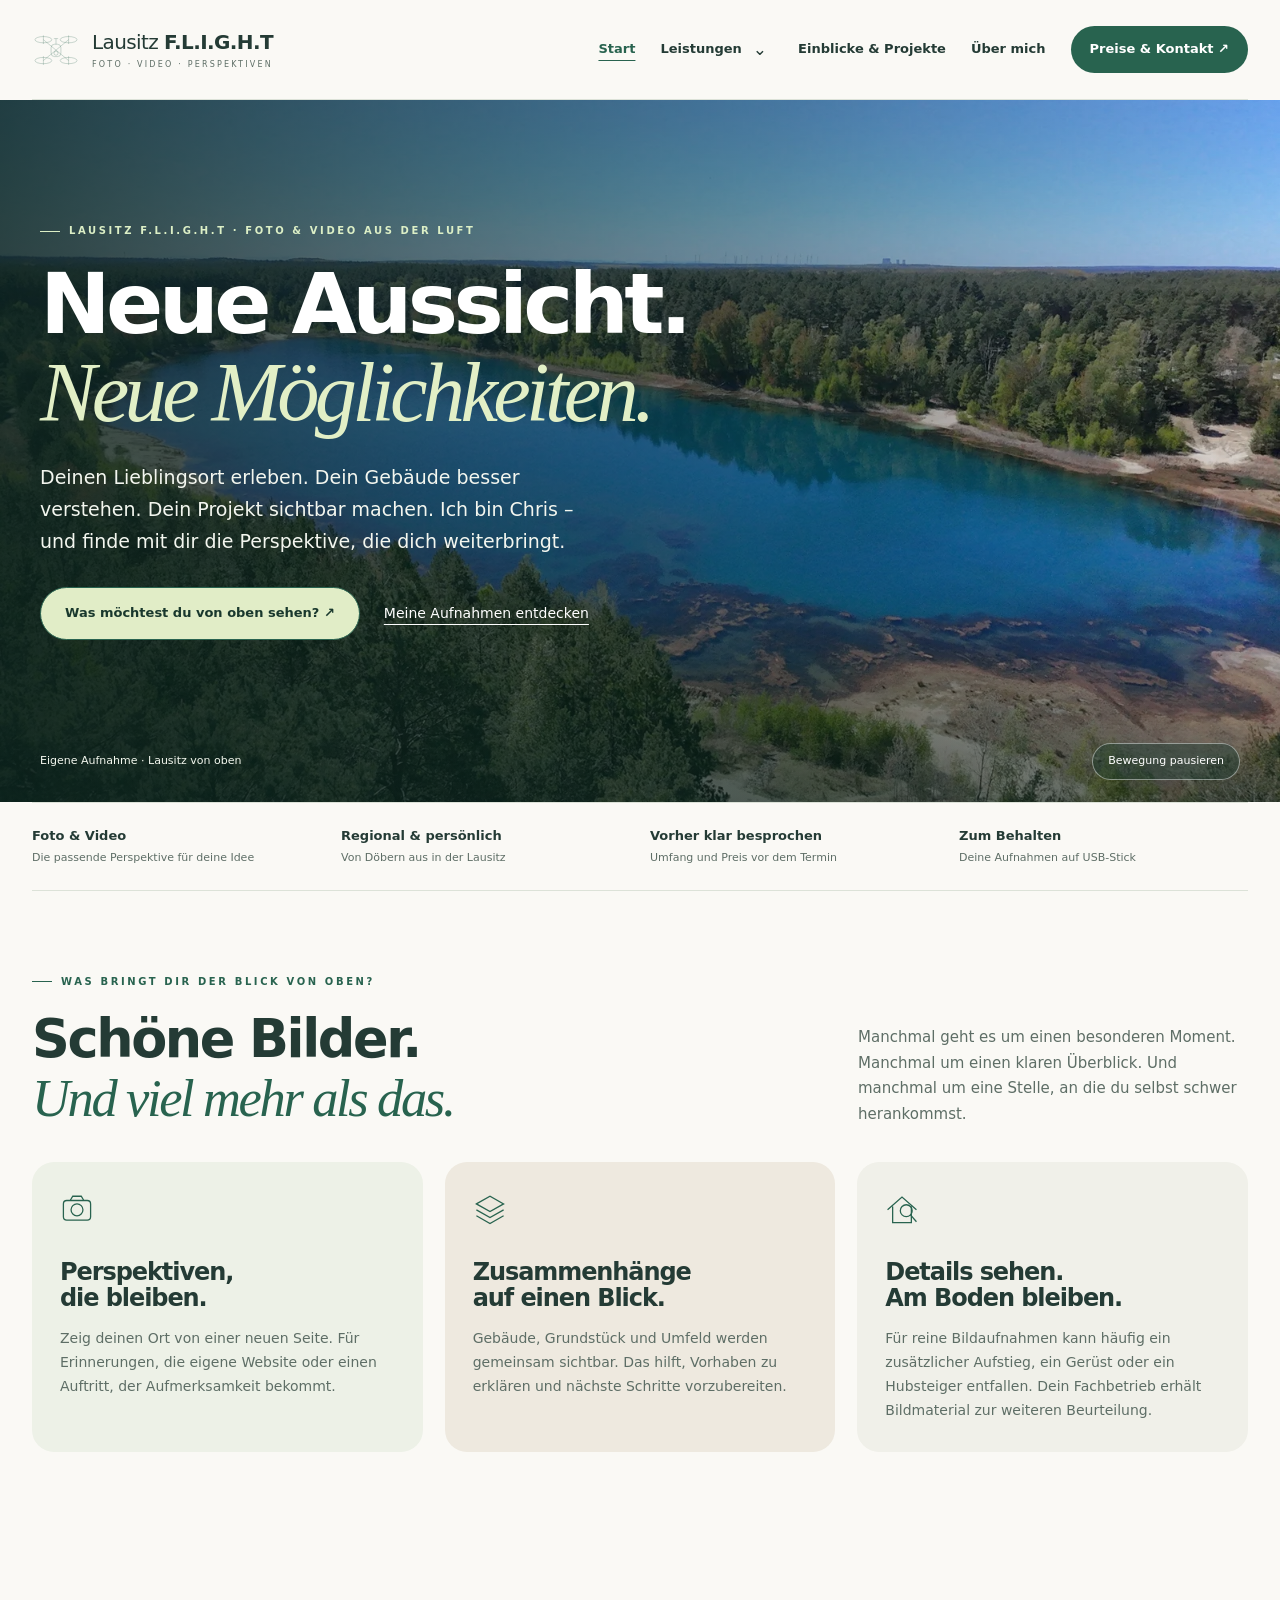
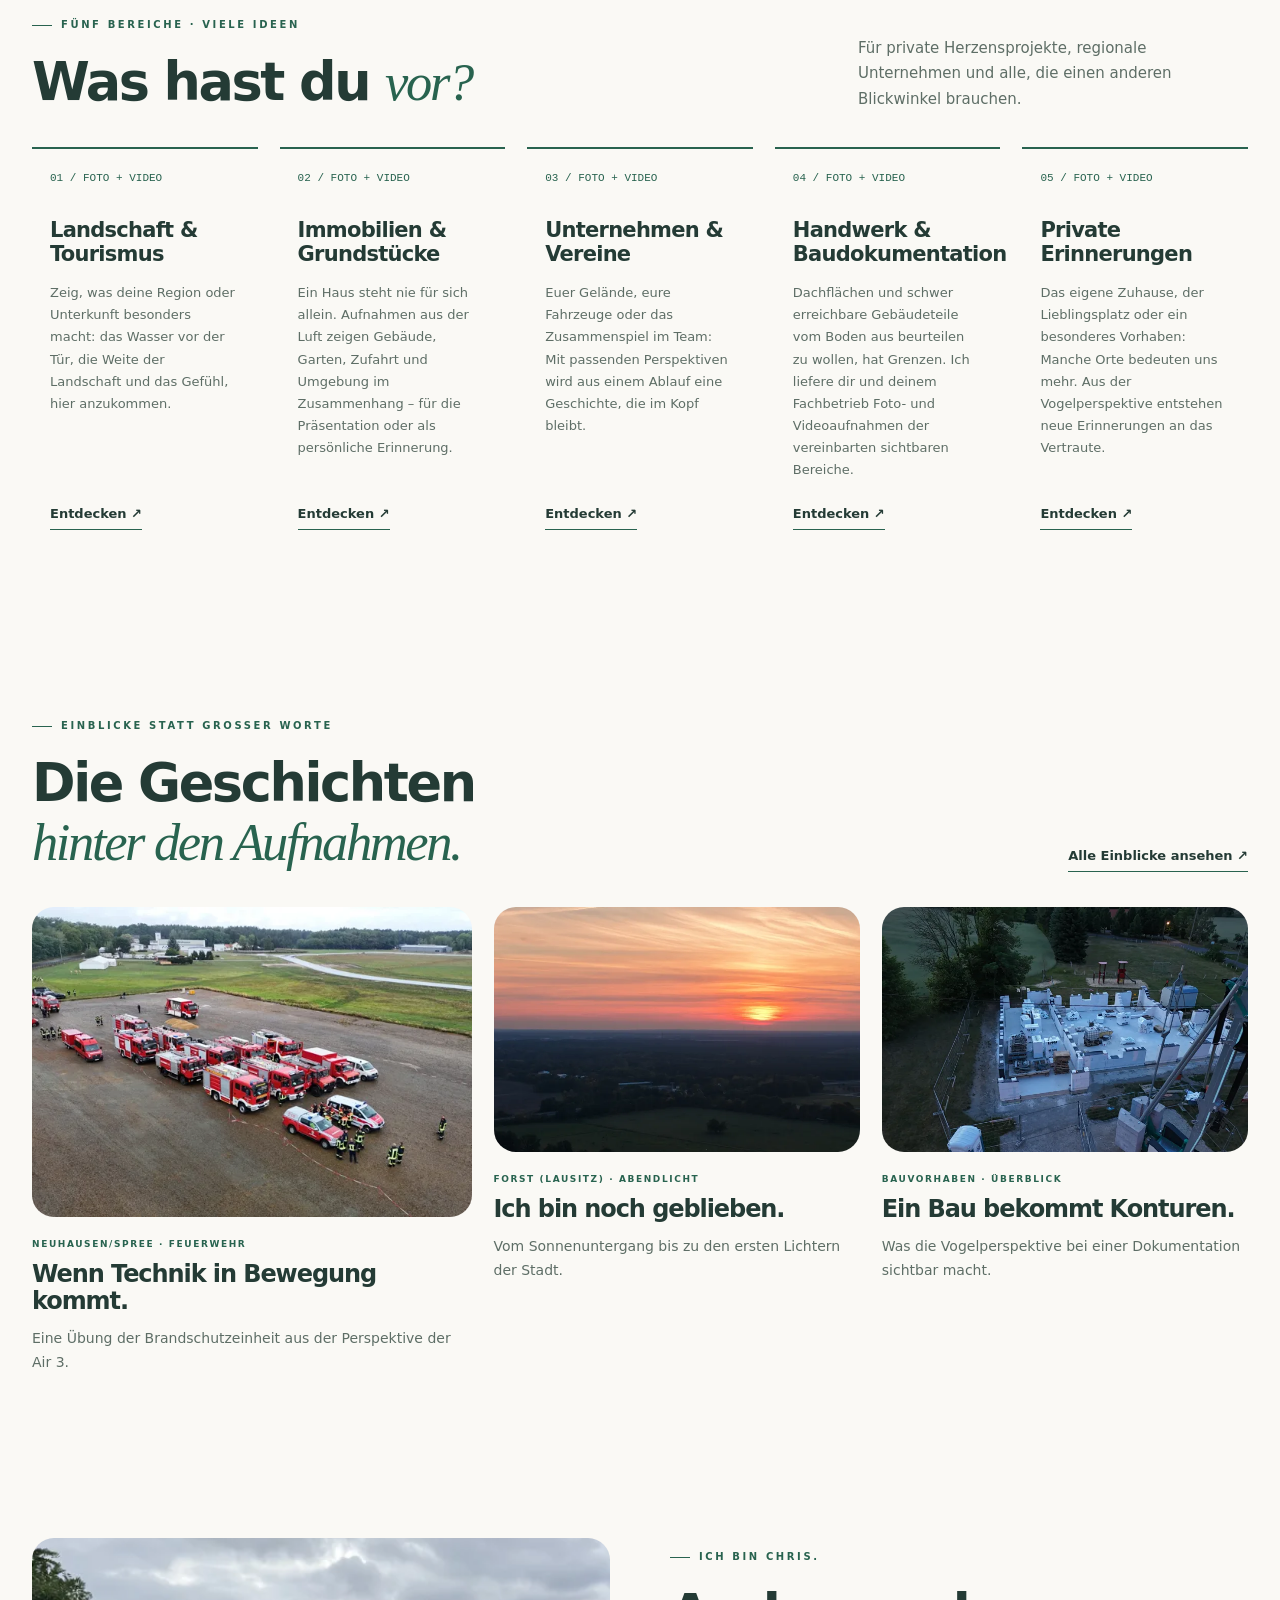
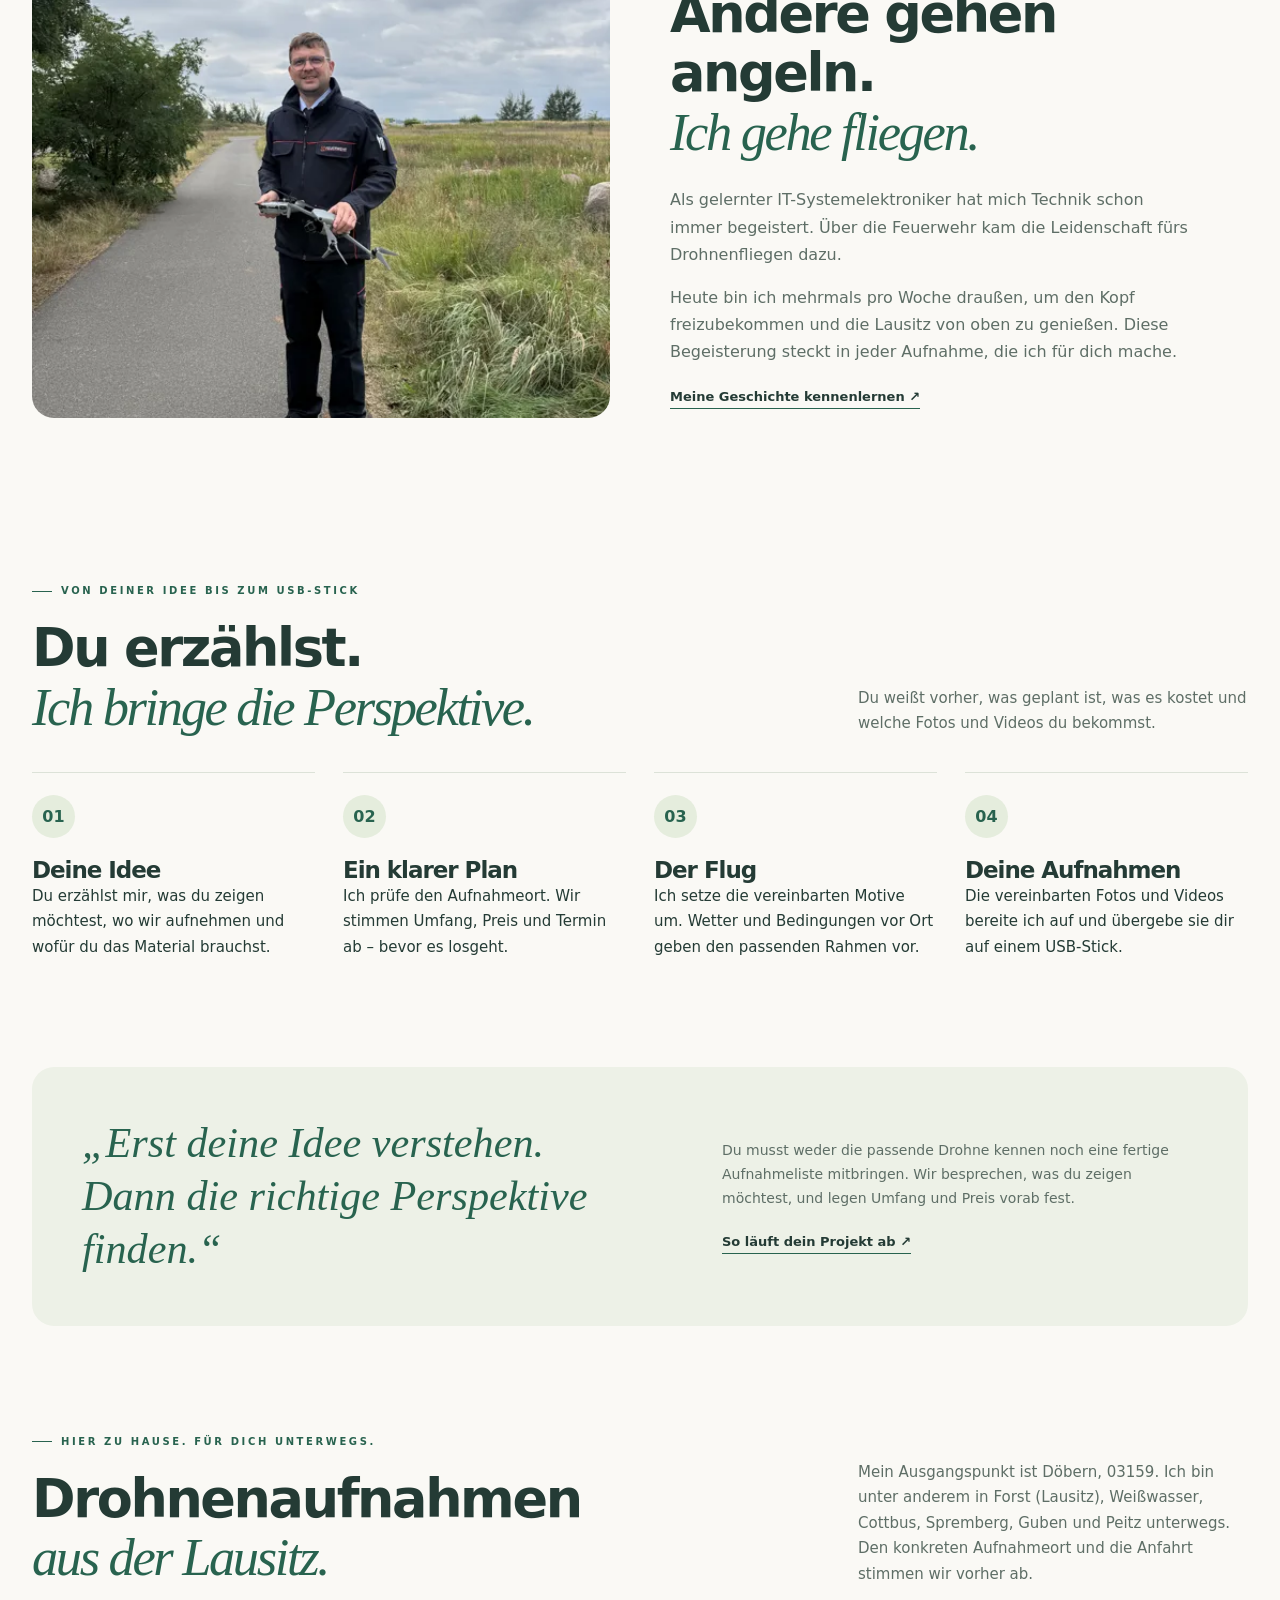
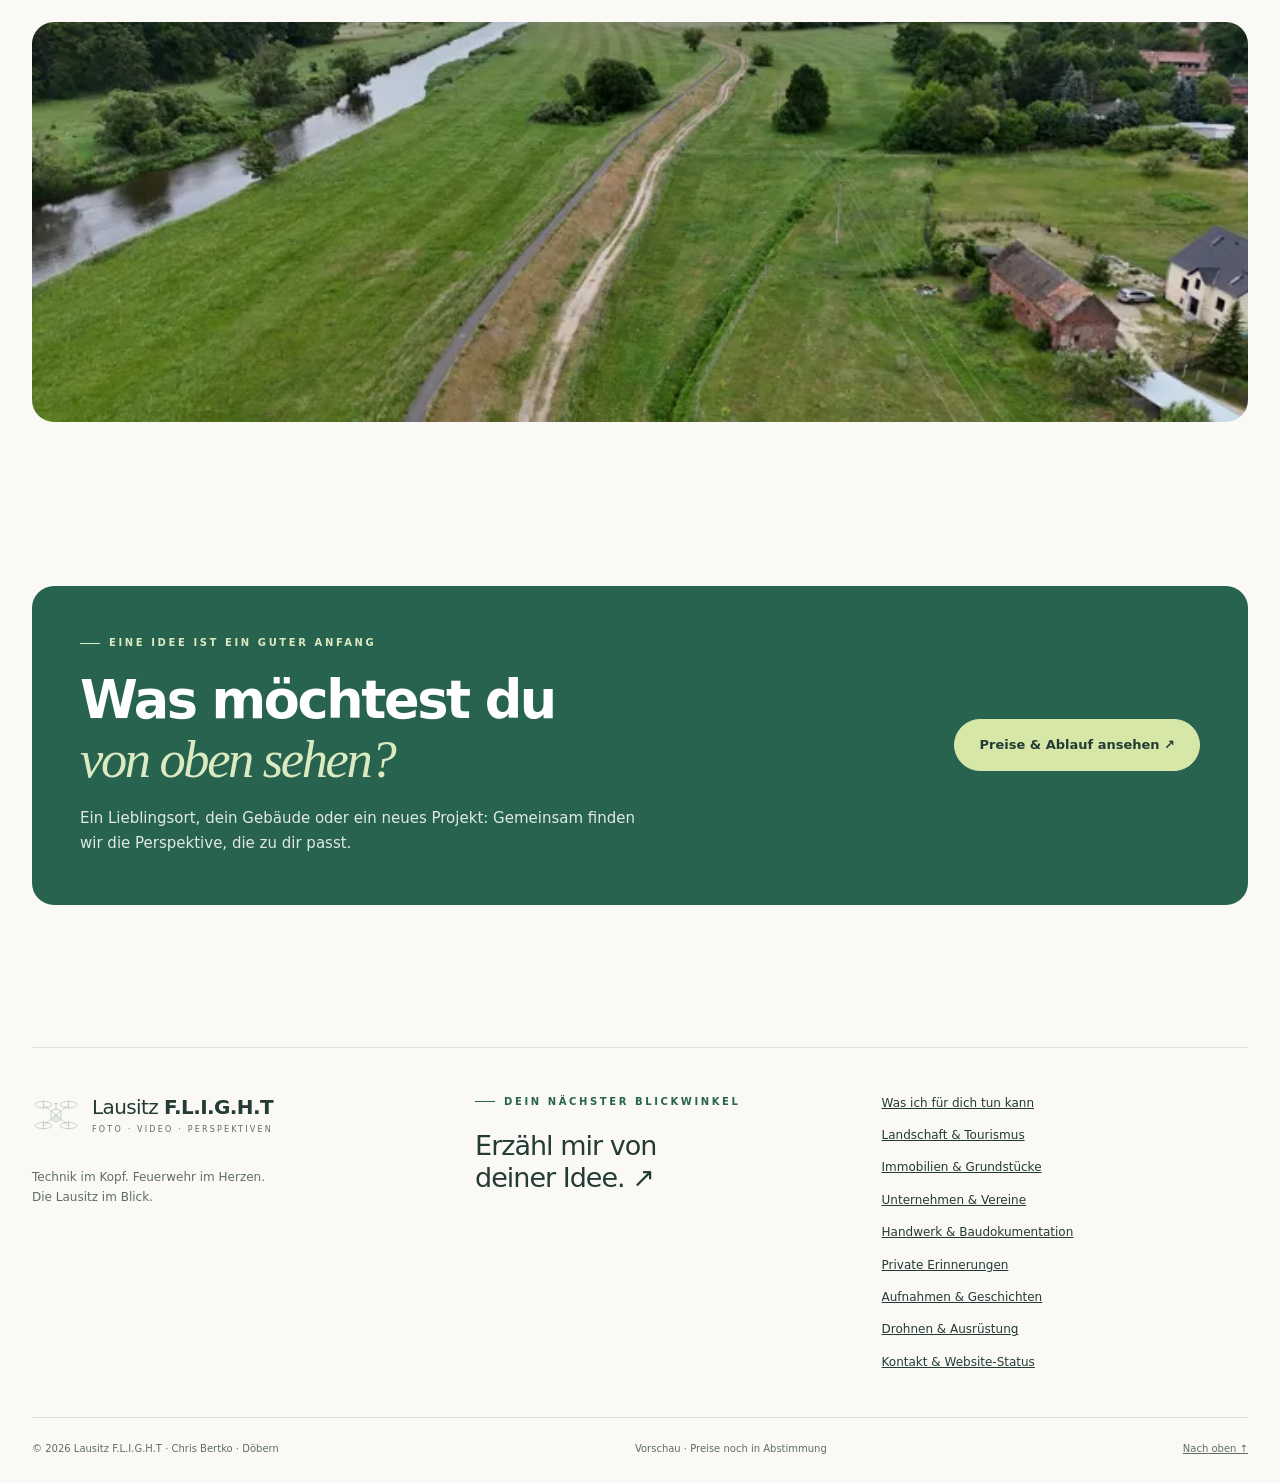
<file: index.html>
<!doctype html>
<html lang="de"><head><meta charset="utf-8"><meta name="viewport" content="width=device-width,initial-scale=1"><meta name="robots" content="noindex,follow"><meta name="theme-color" content="#faf9f5"><meta name="description" content="Foto und Video aus der Luft für Landschaften, Immobilien, Unternehmen und Bauvorhaben. Persönlich mit Chris aus Döbern – Lausitz F.L.I.G.H.T."><meta property="og:title" content="Drohnenaufnahmen in der Lausitz | Lausitz F.L.I.G.H.T"><meta property="og:description" content="Foto und Video aus der Luft für Landschaften, Immobilien, Unternehmen und Bauvorhaben. Persönlich mit Chris aus Döbern – Lausitz F.L.I.G.H.T."><meta property="og:type" content="website"><meta property="og:image" content="https://crissxcross007.github.io/LausitzFlight/assets/see-tuerkis.webp"><title>Drohnenaufnahmen in der Lausitz | Lausitz F.L.I.G.H.T</title><link rel="canonical" href="https://crissxcross007.github.io/LausitzFlight/index.html"><link rel="stylesheet" href="style.css?v=20261022b"><script src="site.js?v=20261022b" defer></script></head><body><div id="site-header"></div><main id="inhalt" class="wrap"><section class="flight-hero" aria-labelledby="hero-title"><img class="flight-hero-image" src="assets/see-tuerkis.webp" srcset="assets/see-tuerkis-sm.webp 720w, assets/see-tuerkis.webp 1600w" sizes="100vw" width="1600" height="902" alt="Türkisfarbener See und Wald aus der Vogelperspektive" fetchpriority="high" decoding="async"><div class="flight-hero-shade"></div><div class="flight-hero-copy"><span class="eyebrow">Lausitz F.L.I.G.H.T · Foto & Video aus der Luft</span><h1 id="hero-title">Neue Aussicht.<br><em>Neue Möglichkeiten.</em></h1><p>Deinen Lieblingsort erleben. Dein Gebäude besser verstehen. Dein Projekt sichtbar machen. Ich bin Chris – und finde mit dir die Perspektive, die dich weiterbringt.</p><div class="actions"><a class="button" href="leistungen.html">Was möchtest du von oben sehen? ↗</a><a class="hero-secondary" href="aufnahmen.html">Meine Aufnahmen entdecken</a></div></div><div class="flight-caption"><span>Eigene Aufnahme · Lausitz von oben</span><button class="motion-toggle" type="button" aria-pressed="false" aria-label="Bildbewegung pausieren">Bewegung pausieren</button></div></section><div class="proof-strip"><div><b>Foto & Video</b>Die passende Perspektive für deine Idee</div><div><b>Regional & persönlich</b>Von Döbern aus in der Lausitz</div><div><b>Vorher klar besprochen</b>Umfang und Preis vor dem Termin</div><div><b>Zum Behalten</b>Deine Aufnahmen auf USB-Stick</div></div>
<section class="section"><div class="section-head"><div><span class="eyebrow">Was bringt dir der Blick von oben?</span><h2>Schöne Bilder.<br><em>Und viel mehr als das.</em></h2></div><p>Manchmal geht es um einen besonderen Moment. Manchmal um einen klaren Überblick. Und manchmal um eine Stelle, an die du selbst schwer herankommst.</p></div><div class="grid">
<article class="benefit"><svg class="icon" viewBox="0 0 40 40" aria-hidden="true"><rect x="4" y="10" width="32" height="23" rx="4"/><circle cx="20" cy="21" r="7"/><path d="m12 10 3-5h10l3 5"/></svg><h3>Perspektiven,<br>die bleiben.</h3><p>Zeig deinen Ort von einer neuen Seite. Für Erinnerungen, die eigene Website oder einen Auftritt, der Aufmerksamkeit bekommt.</p></article>
<article class="benefit"><svg class="icon" viewBox="0 0 40 40" aria-hidden="true"><path d="m4 14 16-9 16 9-16 9Z"/><path d="m4 21 16 9 16-9M4 28l16 9 16-9"/></svg><h3>Zusammenhänge<br>auf einen Blick.</h3><p>Gebäude, Grundstück und Umfeld werden gemeinsam sichtbar. Das hilft, Vorhaben zu erklären und nächste Schritte vorzubereiten.</p></article>
<article class="benefit"><svg class="icon" viewBox="0 0 40 40" aria-hidden="true"><path d="m3 21 17-15 17 15M9 17v19h22V17"/><circle cx="25" cy="22" r="7"/><path d="m30 27 7 8"/></svg><h3>Details sehen.<br>Am Boden bleiben.</h3><p>Für reine Bildaufnahmen kann häufig ein zusätzlicher Aufstieg, ein Gerüst oder ein Hubsteiger entfallen. Dein Fachbetrieb erhält Bildmaterial zur weiteren Beurteilung.</p></article></div></section>
<section class="section"><div class="section-head"><div><span class="eyebrow">Fünf Bereiche · viele Ideen</span><h2>Was hast du <em>vor?</em></h2></div><p>Für private Herzensprojekte, regionale Unternehmen und alle, die einen anderen Blickwinkel brauchen.</p></div><div class="grid five"><article class="service-card"><span class="num">01 / FOTO + VIDEO</span><h3>Landschaft & Tourismus</h3><p>Zeig, was deine Region oder Unterkunft besonders macht: das Wasser vor der Tür, die Weite der Landschaft und das Gefühl, hier anzukommen.</p><a class="text-link" href="landschaft-tourismus.html">Entdecken ↗</a></article><article class="service-card"><span class="num">02 / FOTO + VIDEO</span><h3>Immobilien & Grundstücke</h3><p>Ein Haus steht nie für sich allein. Aufnahmen aus der Luft zeigen Gebäude, Garten, Zufahrt und Umgebung im Zusammenhang – für die Präsentation oder als persönliche Erinnerung.</p><a class="text-link" href="immobilien-grundstuecke.html">Entdecken ↗</a></article><article class="service-card"><span class="num">03 / FOTO + VIDEO</span><h3>Unternehmen & Vereine</h3><p>Euer Gelände, eure Fahrzeuge oder das Zusammenspiel im Team: Mit passenden Perspektiven wird aus einem Ablauf eine Geschichte, die im Kopf bleibt.</p><a class="text-link" href="unternehmen-vereine.html">Entdecken ↗</a></article><article class="service-card"><span class="num">04 / FOTO + VIDEO</span><h3>Handwerk & Baudokumentation</h3><p>Dachflächen und schwer erreichbare Gebäudeteile vom Boden aus beurteilen zu wollen, hat Grenzen. Ich liefere dir und deinem Fachbetrieb Foto- und Videoaufnahmen der vereinbarten sichtbaren Bereiche.</p><a class="text-link" href="dach-baudokumentation.html">Entdecken ↗</a></article><article class="service-card"><span class="num">05 / FOTO + VIDEO</span><h3>Private Erinnerungen</h3><p>Das eigene Zuhause, der Lieblingsplatz oder ein besonderes Vorhaben: Manche Orte bedeuten uns mehr. Aus der Vogelperspektive entstehen neue Erinnerungen an das Vertraute.</p><a class="text-link" href="private-erinnerungen.html">Entdecken ↗</a></article></div></section>
<section class="section"><div class="section-head"><div><span class="eyebrow">Einblicke statt großer Worte</span><h2>Die Geschichten<br><em>hinter den Aufnahmen.</em></h2></div><a class="text-link" href="aufnahmen.html">Alle Einblicke ansehen ↗</a></div><div class="story-grid">
<a class="story-card" href="aufnahmen.html#neuhausen"><figure class="photo "><img src="assets/neuhausen-kolonne.webp" srcset="assets/neuhausen-kolonne-sm.webp 720w, assets/neuhausen-kolonne.webp 1600w" sizes="(max-width:800px) 100vw, 50vw" alt="Feuerwehrfahrzeuge bei einer Übung auf dem Flugplatz Neuhausen/Spree" width="1600" height="900" loading="lazy" decoding="async"></figure><span class="tag">Neuhausen/Spree · Feuerwehr</span><h3>Wenn Technik in Bewegung kommt.</h3><p>Eine Übung der Brandschutzeinheit aus der Perspektive der Air 3.</p></a>
<a class="story-card" href="aufnahmen.html#forst"><figure class="photo "><img src="assets/forst-sonnenuntergang.webp" srcset="assets/forst-sonnenuntergang-sm.webp 720w, assets/forst-sonnenuntergang.webp 1536w" sizes="(max-width:800px) 100vw, 50vw" alt="Goldener Sonnenuntergang über Forst (Lausitz)" width="1536" height="1152" loading="lazy" decoding="async"></figure><span class="tag">Forst (Lausitz) · Abendlicht</span><h3>Ich bin noch geblieben.</h3><p>Vom Sonnenuntergang bis zu den ersten Lichtern der Stadt.</p></a>
<a class="story-card" href="aufnahmen.html#feuerwehrhaus"><figure class="photo "><img src="assets/bau-rohbau.webp" srcset="assets/bau-rohbau-sm.webp 720w, assets/bau-rohbau.webp 1600w" sizes="(max-width:800px) 100vw, 50vw" alt="Rohbau eines Feuerwehrhauses aus der Luft" width="1600" height="1200" loading="lazy" decoding="async"></figure><span class="tag">Bauvorhaben · Überblick</span><h3>Ein Bau bekommt Konturen.</h3><p>Was die Vogelperspektive bei einer Dokumentation sichtbar macht.</p></a></div></section>
<section class="section split"><figure class="photo portrait"><img src="assets/chris.webp" srcset="assets/chris-sm.webp 720w, assets/chris.webp 1200w" sizes="(max-width:800px) 100vw, 50vw" alt="Chris mit Drohne und Fernsteuerung draußen in der Lausitz" width="1200" height="1600" loading="lazy" decoding="async"></figure><div class="copy"><span class="eyebrow">Ich bin Chris.</span><h2>Andere gehen angeln.<br><em>Ich gehe fliegen.</em></h2><p>Als gelernter IT-Systemelektroniker hat mich Technik schon immer begeistert. Über die Feuerwehr kam die Leidenschaft fürs Drohnenfliegen dazu.</p><p>Heute bin ich mehrmals pro Woche draußen, um den Kopf freizubekommen und die Lausitz von oben zu genießen. Diese Begeisterung steckt in jeder Aufnahme, die ich für dich mache.</p><a class="text-link" href="ueber-mich.html">Meine Geschichte kennenlernen ↗</a></div></section>
<section class="section" id="ablauf"><div class="section-head"><div><span class="eyebrow">Von deiner Idee bis zum USB-Stick</span><h2>Du erzählst.<br><em>Ich bringe die Perspektive.</em></h2></div><p>Du weißt vorher, was geplant ist, was es kostet und welche Fotos und Videos du bekommst.</p></div><ol class="flight-process"><li><span>01</span><h3>Deine Idee</h3><p>Du erzählst mir, was du zeigen möchtest, wo wir aufnehmen und wofür du das Material brauchst.</p></li><li><span>02</span><h3>Ein klarer Plan</h3><p>Ich prüfe den Aufnahmeort. Wir stimmen Umfang, Preis und Termin ab – bevor es losgeht.</p></li><li><span>03</span><h3>Der Flug</h3><p>Ich setze die vereinbarten Motive um. Wetter und Bedingungen vor Ort geben den passenden Rahmen vor.</p></li><li><span>04</span><h3>Deine Aufnahmen</h3><p>Die vereinbarten Fotos und Videos bereite ich auf und übergebe sie dir auf einem USB-Stick.</p></li></ol></section><section class="quote-band"><blockquote>„Erst deine Idee verstehen.<br>Dann die richtige Perspektive finden.“</blockquote><div><p>Du musst weder die passende Drohne kennen noch eine fertige Aufnahmeliste mitbringen. Wir besprechen, was du zeigen möchtest, und legen Umfang und Preis vorab fest.</p><a class="text-link" href="kontakt.html">So läuft dein Projekt ab ↗</a></div></section>
<section class="section"><div class="section-head"><div><span class="eyebrow">Hier zu Hause. Für dich unterwegs.</span><h2>Drohnenaufnahmen<br><em>aus der Lausitz.</em></h2></div><p>Mein Ausgangspunkt ist Döbern, 03159. Ich bin unter anderem in Forst (Lausitz), Weißwasser, Cottbus, Spremberg, Guben und Peitz unterwegs. Den konkreten Aufnahmeort und die Anfahrt stimmen wir vorher ab.</p></div><figure class="photo wide-scene"><img src="assets/flusslandschaft.webp" srcset="assets/flusslandschaft-sm.webp 720w, assets/flusslandschaft.webp 1600w" sizes="(max-width:800px) 100vw, 50vw" alt="Fluss mit grünen Ufern, Feldern und Wald in der Lausitz" width="1600" height="1200" loading="lazy" decoding="async"></figure></section><section class="section"><div class="cta"><div><span class="eyebrow">Eine Idee ist ein guter Anfang</span><h2>Was möchtest du<br><em>von oben sehen?</em></h2><p>Ein Lieblingsort, dein Gebäude oder ein neues Projekt: Gemeinsam finden wir die Perspektive, die zu dir passt.</p></div><a class="button" href="kontakt.html">Preise & Ablauf ansehen ↗</a></div></section></main><div id="site-footer"></div><noscript><p class="wrap noscript-nav">Navigation: <a href="index.html">Start</a> · <a href="leistungen.html">Leistungen</a> · <a href="aufnahmen.html">Einblicke & Projekte</a> · <a href="ueber-mich.html">Über mich</a> · <a href="kontakt.html">Preise & Kontakt</a></p></noscript></body></html>
</file>
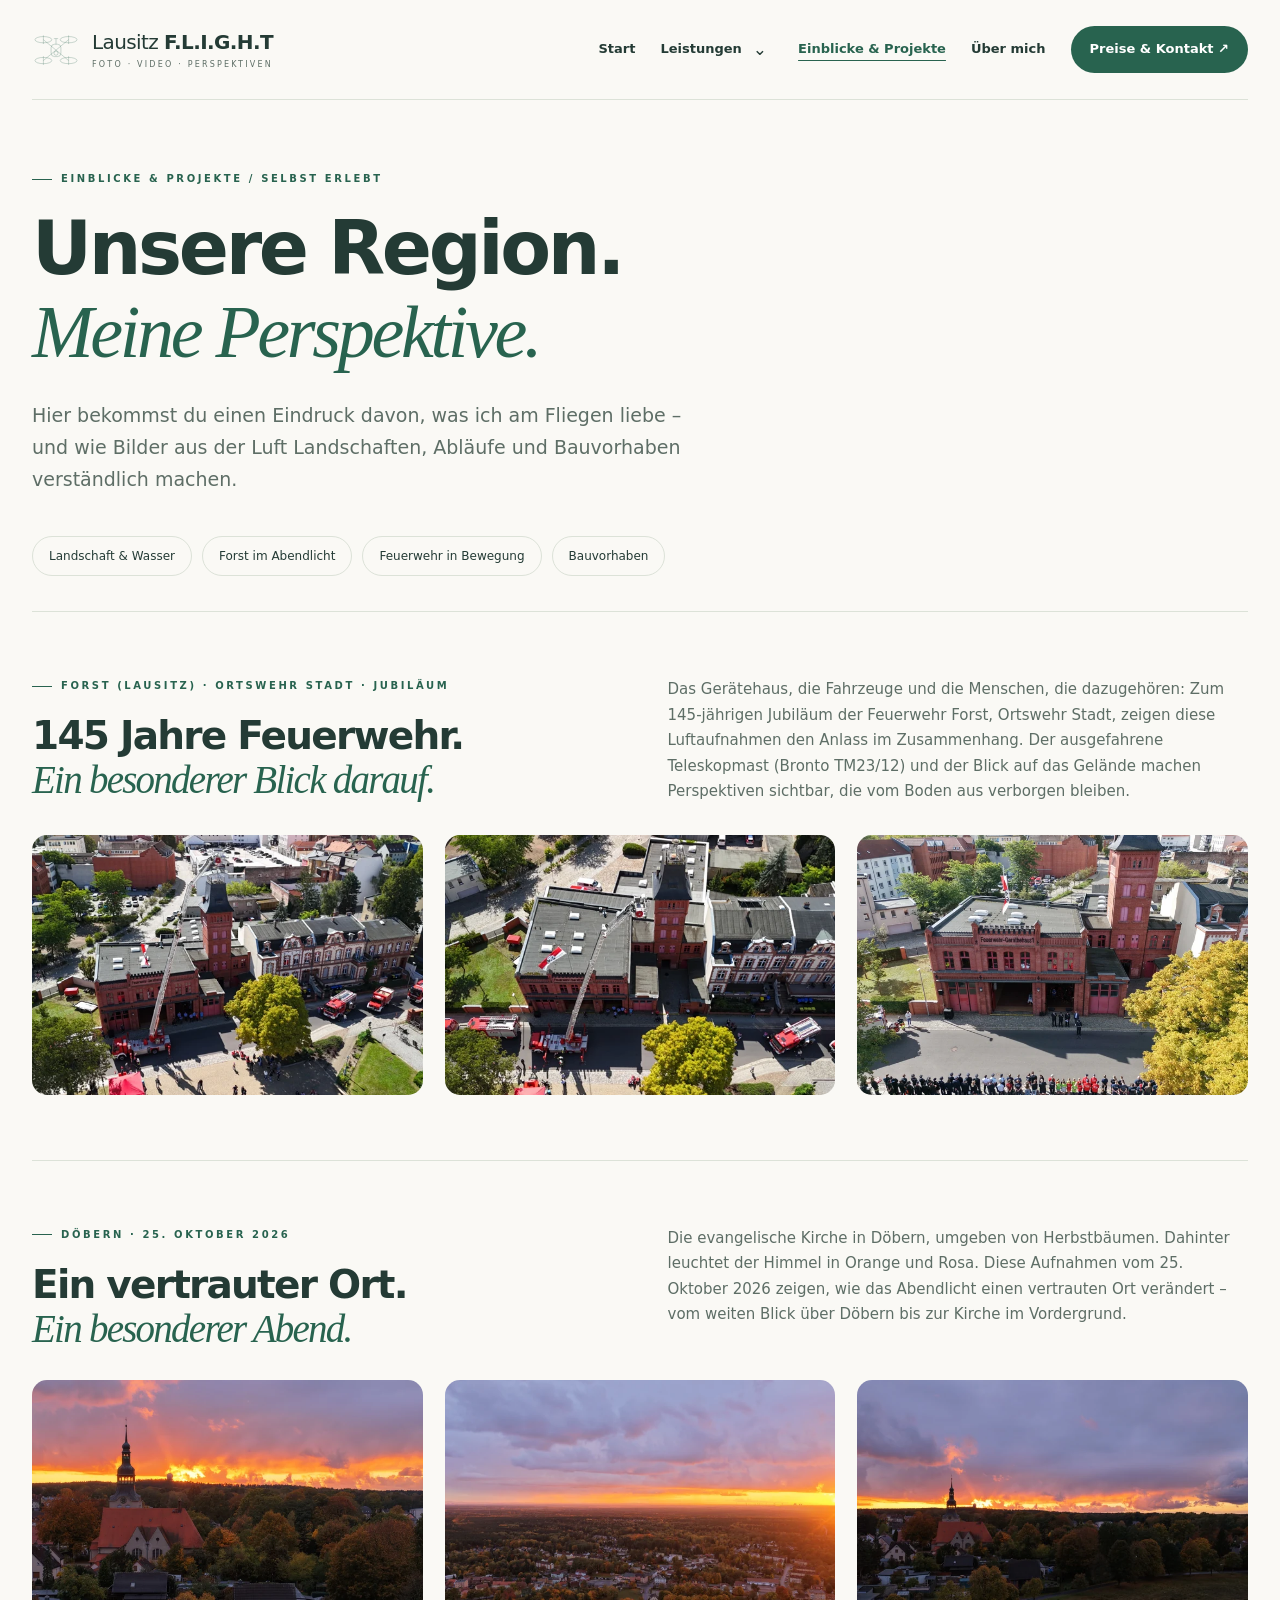
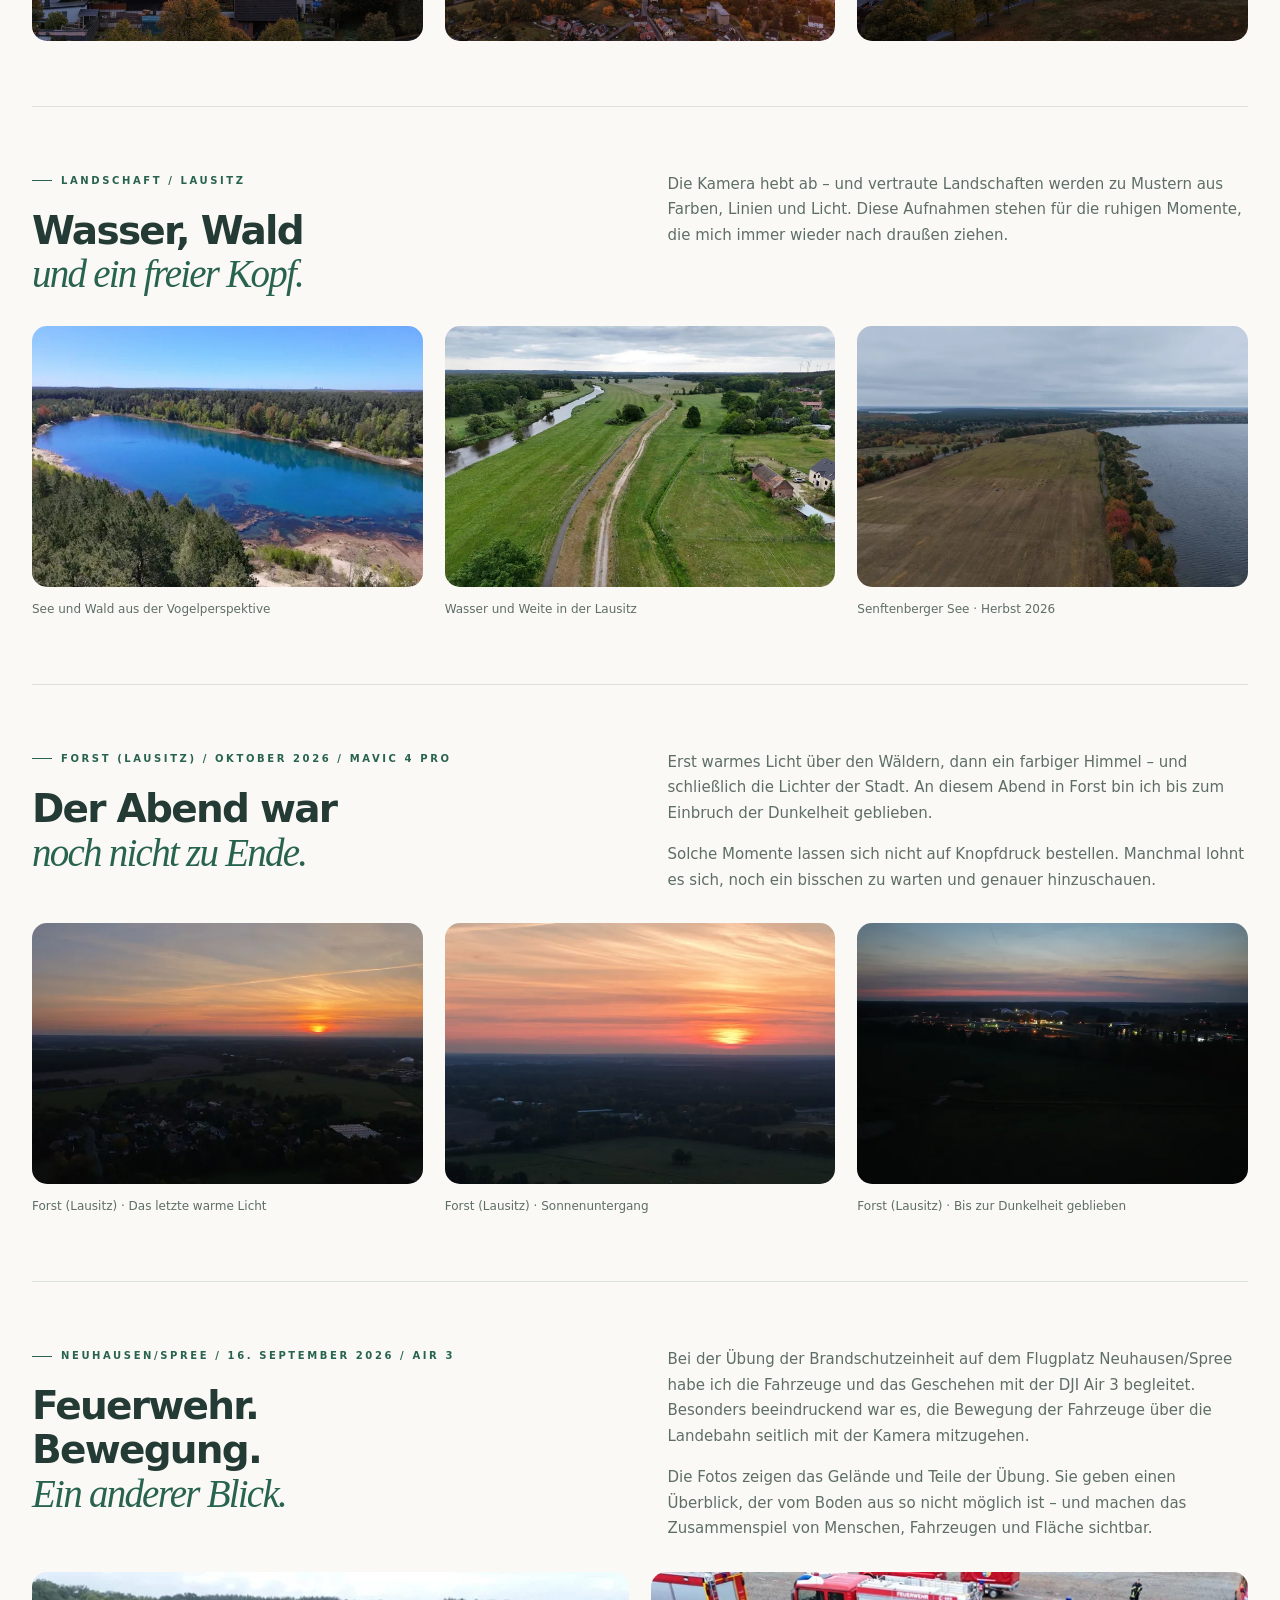
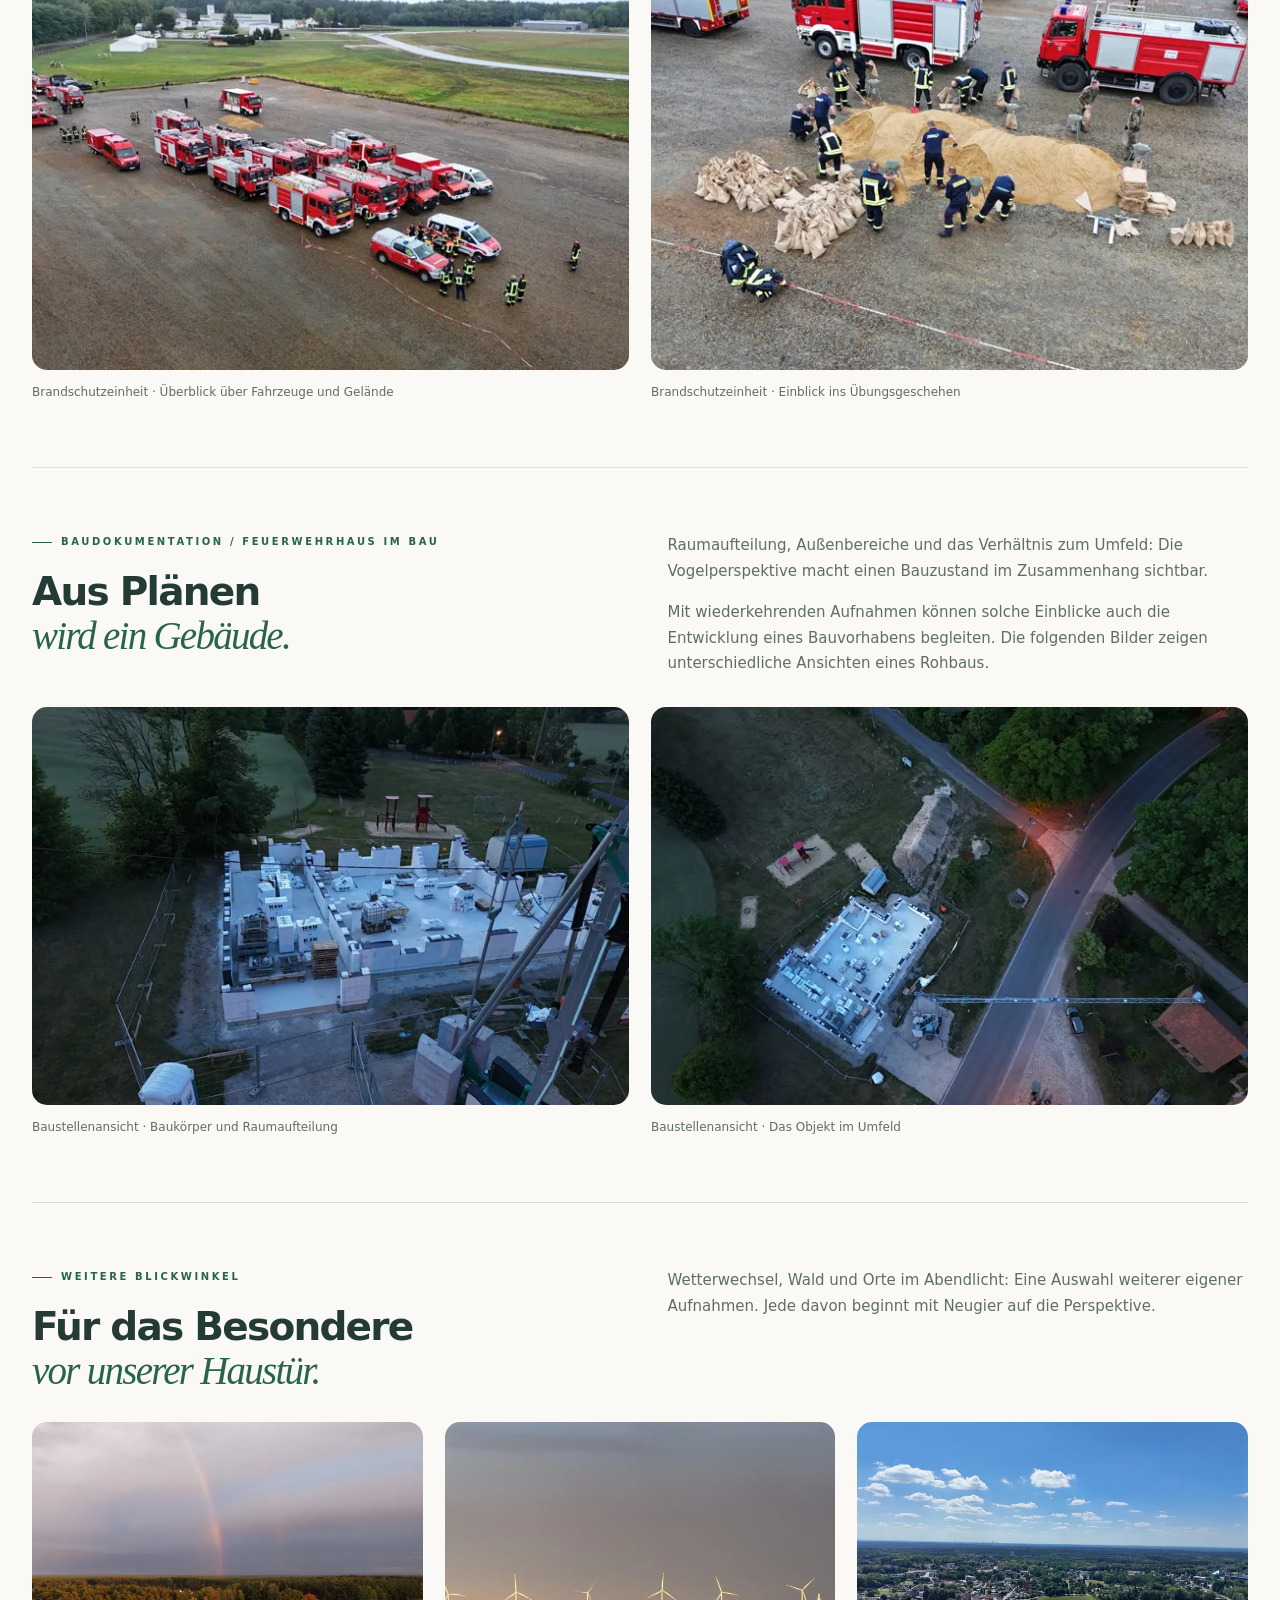
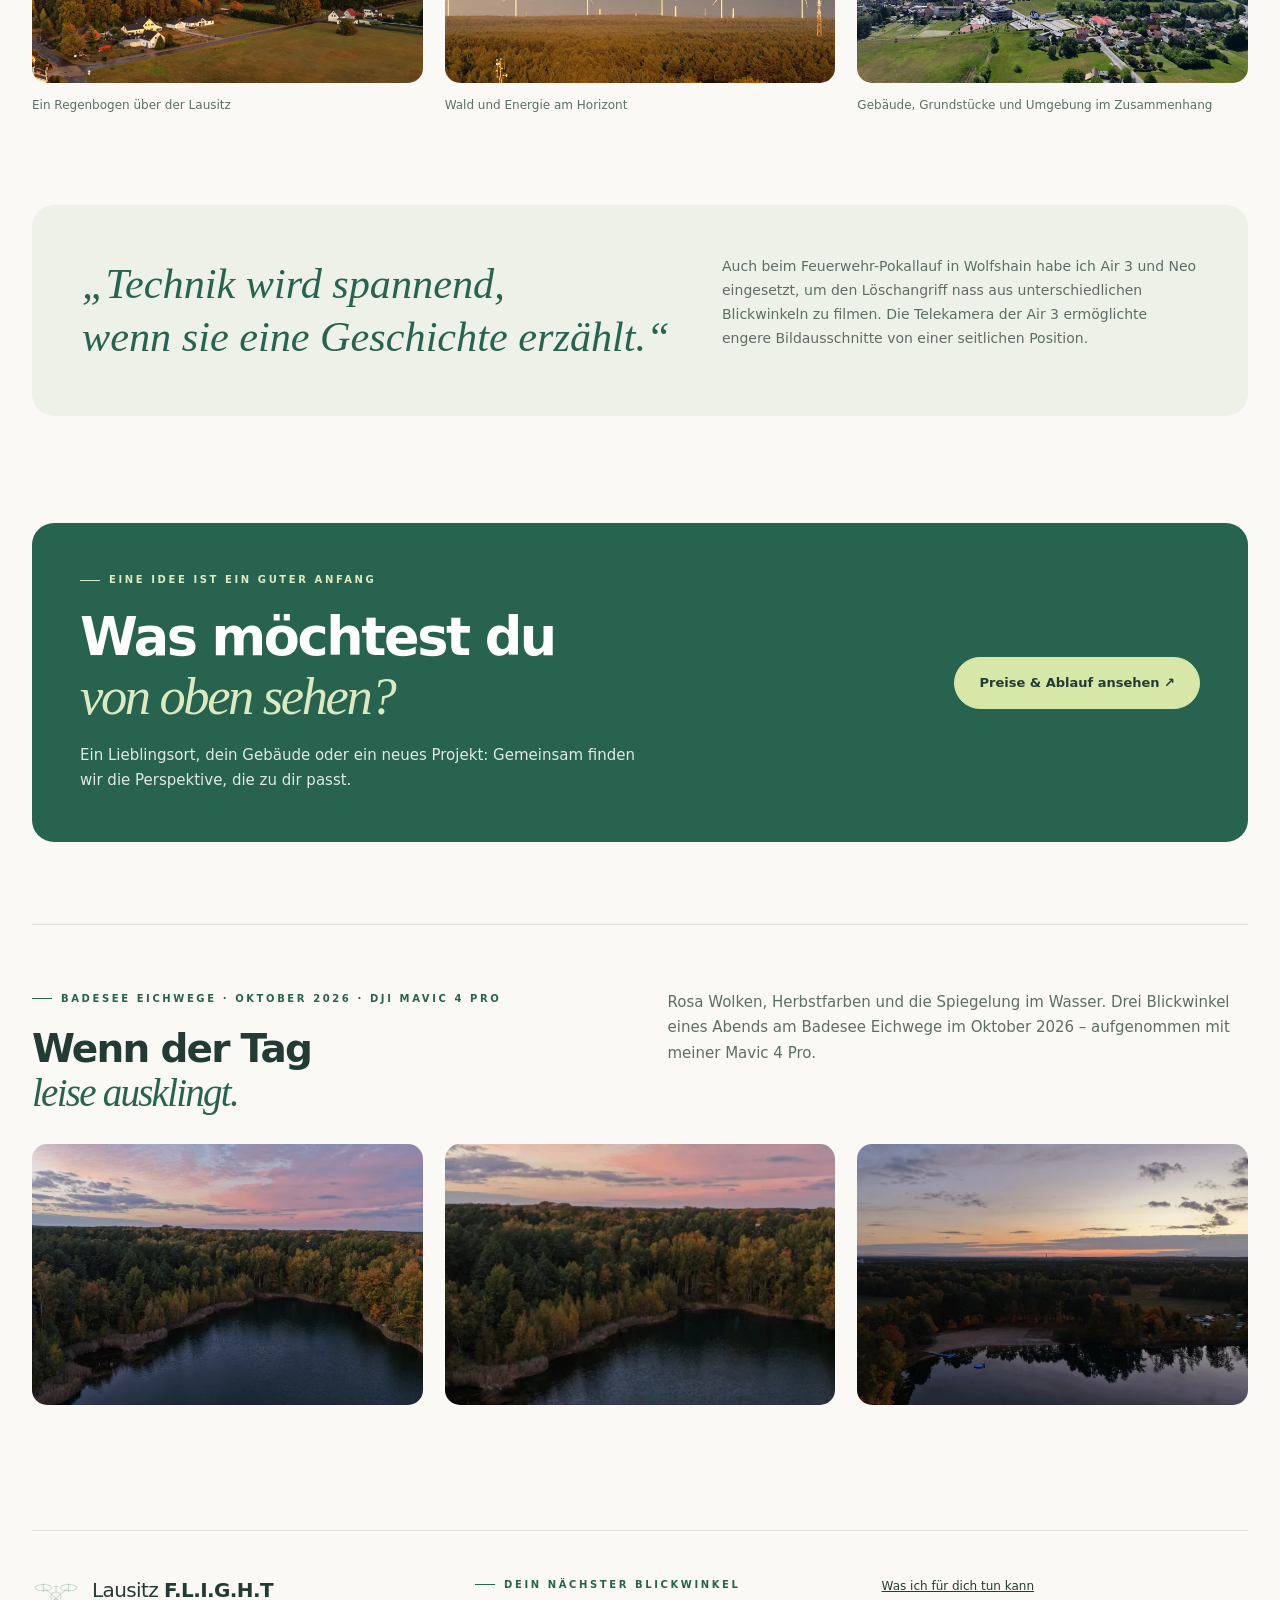
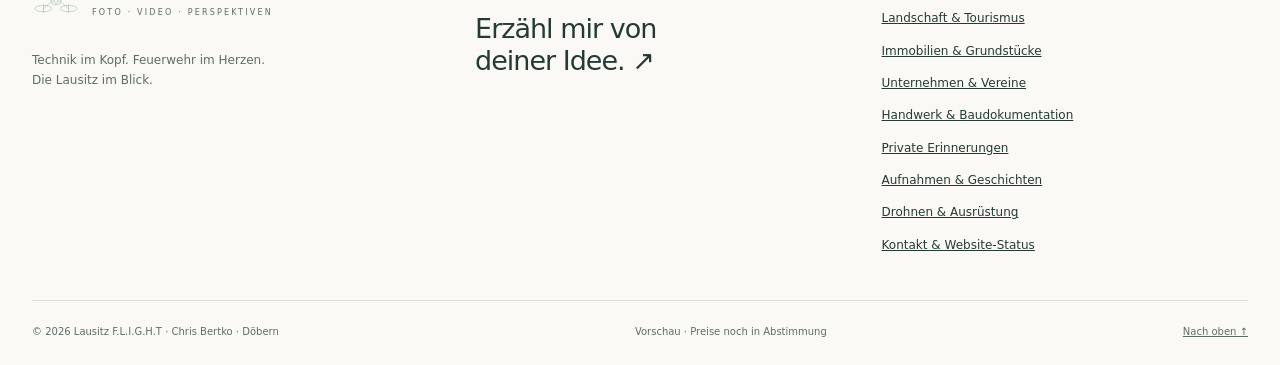
<file: aufnahmen.html>
<!doctype html>
<html lang="de"><head><meta charset="utf-8"><meta name="viewport" content="width=device-width,initial-scale=1"><meta name="robots" content="noindex,follow"><meta name="theme-color" content="#faf9f5"><meta name="description" content="Eigene Drohnenaufnahmen und Geschichten: Döbern und Forst (Lausitz) im Abendlicht, Senftenberger See, Feuerwehrübung in Neuhausen/Spree und Bauvorhaben."><meta property="og:title" content="Luftbilder & Projekte aus der Lausitz | Lausitz F.L.I.G.H.T"><meta property="og:description" content="Eigene Drohnenaufnahmen und Geschichten: Döbern und Forst (Lausitz) im Abendlicht, Senftenberger See, Feuerwehrübung in Neuhausen/Spree und Bauvorhaben."><meta property="og:type" content="website"><meta property="og:image" content="https://crissxcross007.github.io/LausitzFlight/assets/see-tuerkis.webp"><title>Luftbilder & Projekte aus der Lausitz | Lausitz F.L.I.G.H.T</title><link rel="canonical" href="https://crissxcross007.github.io/LausitzFlight/aufnahmen.html"><link rel="stylesheet" href="style.css?v=20261022b"><script src="site.js?v=20261022b" defer></script></head><body><div id="site-header"></div><main id="inhalt" class="wrap"><div class="page-intro"><span class="eyebrow">Einblicke & Projekte / Selbst erlebt</span><h1>Unsere Region.<br><em>Meine Perspektive.</em></h1><p class="lead">Hier bekommst du einen Eindruck davon, was ich am Fliegen liebe – und wie Bilder aus der Luft Landschaften, Abläufe und Bauvorhaben verständlich machen.</p></div><div class="filter-bar"><a href="#landschaft">Landschaft & Wasser</a><a href="#forst">Forst im Abendlicht</a><a href="#neuhausen">Feuerwehr in Bewegung</a><a href="#feuerwehrhaus">Bauvorhaben</a></div>
<section class="section project" id="forst-145-jahre"><div class="project-heading"><div><span class="eyebrow">Forst (Lausitz) · Ortswehr Stadt · Jubiläum</span><h2>145 Jahre Feuerwehr.<br><em>Ein besonderer Blick darauf.</em></h2></div><p>Das Gerätehaus, die Fahrzeuge und die Menschen, die dazugehören: Zum 145-jährigen Jubiläum der Feuerwehr Forst, Ortswehr Stadt, zeigen diese Luftaufnahmen den Anlass im Zusammenhang. Der ausgefahrene Teleskopmast (Bronto TM23/12) und der Blick auf das Gelände machen Perspektiven sichtbar, die vom Boden aus verborgen bleiben.</p></div><div class="gallery"><a href="assets/forst-145-geraetehaus.webp" data-lightbox data-caption="Gerätehaus der Ortswehr Stadt in Forst (Lausitz) mit ausgefahrenem Teleskopmast (Bronto TM23/12) beim 145-jährigen Jubiläum"><img src="assets/forst-145-geraetehaus.webp" srcset="assets/forst-145-geraetehaus-sm.webp 720w, assets/forst-145-geraetehaus.webp 1800w" sizes="(max-width:800px) 100vw, 50vw" alt="Gerätehaus der Ortswehr Stadt in Forst (Lausitz) mit ausgefahrenem Teleskopmast (Bronto TM23/12) beim 145-jährigen Jubiläum" width="1800" height="1013" loading="lazy" decoding="async"></a><a href="assets/forst-145-vogelperspektive.webp" data-lightbox data-caption="Teleskopmast (Bronto TM23/12) und Feuerwehrfahrzeuge vor dem Gerätehaus in Forst beim 145-jährigen Jubiläum aus der Vogelperspektive"><img src="assets/forst-145-vogelperspektive.webp" srcset="assets/forst-145-vogelperspektive-sm.webp 720w, assets/forst-145-vogelperspektive.webp 1800w" sizes="(max-width:800px) 100vw, 50vw" alt="Teleskopmast (Bronto TM23/12) und Feuerwehrfahrzeuge vor dem Gerätehaus in Forst beim 145-jährigen Jubiläum aus der Vogelperspektive" width="1800" height="1013" loading="lazy" decoding="async"></a><a href="assets/forst-145-jubilaeum.webp" data-lightbox data-caption="Versammlung vor dem Gerätehaus der Ortswehr Stadt zum 145-jährigen Feuerwehrjubiläum in Forst (Lausitz)"><img src="assets/forst-145-jubilaeum.webp" srcset="assets/forst-145-jubilaeum-sm.webp 720w, assets/forst-145-jubilaeum.webp 1800w" sizes="(max-width:800px) 100vw, 50vw" alt="Versammlung vor dem Gerätehaus der Ortswehr Stadt zum 145-jährigen Feuerwehrjubiläum in Forst (Lausitz)" width="1800" height="1350" loading="lazy" decoding="async"></a></div></section><section class="section project" id="doebern-kirche"><div class="project-heading"><div><span class="eyebrow">Döbern · 25. Oktober 2026</span><h2>Ein vertrauter Ort.<br><em>Ein besonderer Abend.</em></h2></div><p>Die evangelische Kirche in Döbern, umgeben von Herbstbäumen. Dahinter leuchtet der Himmel in Orange und Rosa. Diese Aufnahmen vom 25. Oktober 2026 zeigen, wie das Abendlicht einen vertrauten Ort verändert – vom weiten Blick über Döbern bis zur Kirche im Vordergrund.</p></div><div class="gallery"><a href="assets/doebern-kirche-abend.webp" data-lightbox data-caption="Evangelische Kirche in Döbern vor orange leuchtenden Abendwolken · 25. Oktober 2026"><img src="assets/doebern-kirche-abend.webp" srcset="assets/doebern-kirche-abend-sm.webp 720w, assets/doebern-kirche-abend.webp 1800w" sizes="(max-width:800px) 100vw, 50vw" alt="Evangelische Kirche in Döbern vor orange leuchtenden Abendwolken" width="1800" height="1200" loading="lazy" decoding="async"></a><a href="assets/doebern-sonnenuntergang.webp" data-lightbox data-caption="Sonnenuntergang über Döbern mit Blick auf die herbstliche Ortschaft · 25. Oktober 2026"><img src="assets/doebern-sonnenuntergang.webp" srcset="assets/doebern-sonnenuntergang-sm.webp 720w, assets/doebern-sonnenuntergang.webp 1800w" sizes="(max-width:800px) 100vw, 50vw" alt="Sonnenuntergang über Döbern mit Blick auf die herbstliche Ortschaft" width="1800" height="1200" loading="lazy" decoding="async"></a><a href="assets/doebern-kirche-umgebung.webp" data-lightbox data-caption="Evangelische Kirche und Herbstbäume in Döbern bei Sonnenuntergang · 25. Oktober 2026"><img src="assets/doebern-kirche-umgebung.webp" srcset="assets/doebern-kirche-umgebung-sm.webp 720w, assets/doebern-kirche-umgebung.webp 1800w" sizes="(max-width:800px) 100vw, 50vw" alt="Evangelische Kirche und Herbstbäume in Döbern bei Sonnenuntergang" width="1800" height="1200" loading="lazy" decoding="async"></a></div></section><section class="project" id="landschaft"><div class="project-heading"><div><span class="eyebrow">Landschaft / Lausitz</span><h2>Wasser, Wald<br><em>und ein freier Kopf.</em></h2></div><p>Die Kamera hebt ab – und vertraute Landschaften werden zu Mustern aus Farben, Linien und Licht. Diese Aufnahmen stehen für die ruhigen Momente, die mich immer wieder nach draußen ziehen.</p></div><div class="gallery "><figure><a href="assets/see-tuerkis.webp" data-lightbox data-caption="See und Wald aus der Vogelperspektive" aria-label="Türkisfarbener See im Wald – vergrößern"><img src="assets/see-tuerkis.webp" srcset="assets/see-tuerkis-sm.webp 720w, assets/see-tuerkis.webp 1600w" sizes="(max-width:520px) 100vw, (max-width:800px) 50vw, 33vw" alt="Türkisfarbener See im Wald" width="1600" height="902" loading="lazy" decoding="async"></a><figcaption>See und Wald aus der Vogelperspektive</figcaption></figure><figure><a href="assets/flusslandschaft.webp" data-lightbox data-caption="Wasser und Weite in der Lausitz" aria-label="Flusslauf mit grünen Ufern und Feldern – vergrößern"><img src="assets/flusslandschaft.webp" srcset="assets/flusslandschaft-sm.webp 720w, assets/flusslandschaft.webp 1600w" sizes="(max-width:520px) 100vw, (max-width:800px) 50vw, 33vw" alt="Flusslauf mit grünen Ufern und Feldern" width="1600" height="1200" loading="lazy" decoding="async"></a><figcaption>Wasser und Weite in der Lausitz</figcaption></figure><figure><a href="assets/senftenberger-see.webp" data-lightbox data-caption="Senftenberger See · Herbst 2026" aria-label="Herbstliches Ufer des Senftenberger Sees – vergrößern"><img src="assets/senftenberger-see.webp" srcset="assets/senftenberger-see-sm.webp 720w, assets/senftenberger-see.webp 1536w" sizes="(max-width:520px) 100vw, (max-width:800px) 50vw, 33vw" alt="Herbstliches Ufer des Senftenberger Sees" width="1536" height="1024" loading="lazy" decoding="async"></a><figcaption>Senftenberger See · Herbst 2026</figcaption></figure></div></section>
<section class="project" id="forst"><div class="project-heading"><div><span class="eyebrow">Forst (Lausitz) / Oktober 2026 / Mavic 4 Pro</span><h2>Der Abend war<br><em>noch nicht zu Ende.</em></h2></div><div><p>Erst warmes Licht über den Wäldern, dann ein farbiger Himmel – und schließlich die Lichter der Stadt. An diesem Abend in Forst bin ich bis zum Einbruch der Dunkelheit geblieben.</p><p>Solche Momente lassen sich nicht auf Knopfdruck bestellen. Manchmal lohnt es sich, noch ein bisschen zu warten und genauer hinzuschauen.</p></div></div><div class="gallery "><figure><a href="assets/forst-abend.webp" data-lightbox data-caption="Forst (Lausitz) · Das letzte warme Licht" aria-label="Sonnenuntergang über Forst (Lausitz) im Oktober – vergrößern"><img src="assets/forst-abend.webp" srcset="assets/forst-abend-sm.webp 720w, assets/forst-abend.webp 1536w" sizes="(max-width:520px) 100vw, (max-width:800px) 50vw, 33vw" alt="Sonnenuntergang über Forst (Lausitz) im Oktober" width="1536" height="1024" loading="lazy" decoding="async"></a><figcaption>Forst (Lausitz) · Das letzte warme Licht</figcaption></figure><figure><a href="assets/forst-sonnenuntergang.webp" data-lightbox data-caption="Forst (Lausitz) · Sonnenuntergang" aria-label="Farbiger Abendhimmel über Forst – vergrößern"><img src="assets/forst-sonnenuntergang.webp" srcset="assets/forst-sonnenuntergang-sm.webp 720w, assets/forst-sonnenuntergang.webp 1536w" sizes="(max-width:520px) 100vw, (max-width:800px) 50vw, 33vw" alt="Farbiger Abendhimmel über Forst" width="1536" height="1152" loading="lazy" decoding="async"></a><figcaption>Forst (Lausitz) · Sonnenuntergang</figcaption></figure><figure><a href="assets/forst-nacht.webp" data-lightbox data-caption="Forst (Lausitz) · Bis zur Dunkelheit geblieben" aria-label="Lichter von Forst in der Abenddämmerung – vergrößern"><img src="assets/forst-nacht.webp" srcset="assets/forst-nacht-sm.webp 720w, assets/forst-nacht.webp 1536w" sizes="(max-width:520px) 100vw, (max-width:800px) 50vw, 33vw" alt="Lichter von Forst in der Abenddämmerung" width="1536" height="1024" loading="lazy" decoding="async"></a><figcaption>Forst (Lausitz) · Bis zur Dunkelheit geblieben</figcaption></figure></div><div data-video="forst"></div></section>
<section class="project" id="neuhausen"><div class="project-heading"><div><span class="eyebrow">Neuhausen/Spree / 16. September 2026 / Air 3</span><h2>Feuerwehr.<br>Bewegung.<br><em>Ein anderer Blick.</em></h2></div><div><p>Bei der Übung der Brandschutzeinheit auf dem Flugplatz Neuhausen/Spree habe ich die Fahrzeuge und das Geschehen mit der DJI Air 3 begleitet. Besonders beeindruckend war es, die Bewegung der Fahrzeuge über die Landebahn seitlich mit der Kamera mitzugehen.</p><p>Die Fotos zeigen das Gelände und Teile der Übung. Sie geben einen Überblick, der vom Boden aus so nicht möglich ist – und machen das Zusammenspiel von Menschen, Fahrzeugen und Fläche sichtbar.</p></div></div><div class="gallery two"><figure><a href="assets/neuhausen-kolonne.webp" data-lightbox data-caption="Brandschutzeinheit · Überblick über Fahrzeuge und Gelände" aria-label="Feuerwehrfahrzeuge auf dem Flugplatz Neuhausen/Spree – vergrößern"><img src="assets/neuhausen-kolonne.webp" srcset="assets/neuhausen-kolonne-sm.webp 720w, assets/neuhausen-kolonne.webp 1600w" sizes="(max-width:520px) 100vw, (max-width:800px) 50vw, 33vw" alt="Feuerwehrfahrzeuge auf dem Flugplatz Neuhausen/Spree" width="1600" height="900" loading="lazy" decoding="async"></a><figcaption>Brandschutzeinheit · Überblick über Fahrzeuge und Gelände</figcaption></figure><figure><a href="assets/neuhausen-uebung.webp" data-lightbox data-caption="Brandschutzeinheit · Einblick ins Übungsgeschehen" aria-label="Feuerwehrkräfte und Fahrzeuge bei der Übung – vergrößern"><img src="assets/neuhausen-uebung.webp" srcset="assets/neuhausen-uebung-sm.webp 720w, assets/neuhausen-uebung.webp 1600w" sizes="(max-width:520px) 100vw, (max-width:800px) 50vw, 33vw" alt="Feuerwehrkräfte und Fahrzeuge bei der Übung" width="1600" height="900" loading="lazy" decoding="async"></a><figcaption>Brandschutzeinheit · Einblick ins Übungsgeschehen</figcaption></figure></div><div data-video="neuhausen"></div></section>
<section class="project" id="feuerwehrhaus"><div class="project-heading"><div><span class="eyebrow">Baudokumentation / Feuerwehrhaus im Bau</span><h2>Aus Plänen<br><em>wird ein Gebäude.</em></h2></div><div><p>Raumaufteilung, Außenbereiche und das Verhältnis zum Umfeld: Die Vogelperspektive macht einen Bauzustand im Zusammenhang sichtbar.</p><p>Mit wiederkehrenden Aufnahmen können solche Einblicke auch die Entwicklung eines Bauvorhabens begleiten. Die folgenden Bilder zeigen unterschiedliche Ansichten eines Rohbaus.</p></div></div><div class="gallery two"><figure><a href="assets/bau-rohbau.webp" data-lightbox data-caption="Baustellenansicht · Baukörper und Raumaufteilung" aria-label="Rohbau eines Feuerwehrhauses mit sichtbaren Innenräumen – vergrößern"><img src="assets/bau-rohbau.webp" srcset="assets/bau-rohbau-sm.webp 720w, assets/bau-rohbau.webp 1600w" sizes="(max-width:520px) 100vw, (max-width:800px) 50vw, 33vw" alt="Rohbau eines Feuerwehrhauses mit sichtbaren Innenräumen" width="1600" height="1200" loading="lazy" decoding="async"></a><figcaption>Baustellenansicht · Baukörper und Raumaufteilung</figcaption></figure><figure><a href="assets/bau-uebersicht.webp" data-lightbox data-caption="Baustellenansicht · Das Objekt im Umfeld" aria-label="Baustelle mit Kran und angrenzender Straße aus der Luft – vergrößern"><img src="assets/bau-uebersicht.webp" srcset="assets/bau-uebersicht-sm.webp 720w, assets/bau-uebersicht.webp 1600w" sizes="(max-width:520px) 100vw, (max-width:800px) 50vw, 33vw" alt="Baustelle mit Kran und angrenzender Straße aus der Luft" width="1600" height="1200" loading="lazy" decoding="async"></a><figcaption>Baustellenansicht · Das Objekt im Umfeld</figcaption></figure></div></section>
<section class="project"><div class="project-heading"><div><span class="eyebrow">Weitere Blickwinkel</span><h2>Für das Besondere<br><em>vor unserer Haustür.</em></h2></div><p>Wetterwechsel, Wald und Orte im Abendlicht: Eine Auswahl weiterer eigener Aufnahmen. Jede davon beginnt mit Neugier auf die Perspektive.</p></div><div class="gallery "><figure><a href="assets/regenbogen.webp" data-lightbox data-caption="Ein Regenbogen über der Lausitz" aria-label="Regenbogen über herbstlichen Wäldern und Häusern – vergrößern"><img src="assets/regenbogen.webp" srcset="assets/regenbogen-sm.webp 720w, assets/regenbogen.webp 1600w" sizes="(max-width:520px) 100vw, (max-width:800px) 50vw, 33vw" alt="Regenbogen über herbstlichen Wäldern und Häusern" width="1600" height="1066" loading="lazy" decoding="async"></a><figcaption>Ein Regenbogen über der Lausitz</figcaption></figure><figure><a href="assets/windraeder.webp" data-lightbox data-caption="Wald und Energie am Horizont" aria-label="Windräder hinter herbstlichem Wald – vergrößern"><img src="assets/windraeder.webp" srcset="assets/windraeder-sm.webp 720w, assets/windraeder.webp 1600w" sizes="(max-width:520px) 100vw, (max-width:800px) 50vw, 33vw" alt="Windräder hinter herbstlichem Wald" width="1600" height="1200" loading="lazy" decoding="async"></a><figcaption>Wald und Energie am Horizont</figcaption></figure><figure><a href="assets/ort-aus-der-luft.webp" data-lightbox data-caption="Gebäude, Grundstücke und Umgebung im Zusammenhang" aria-label="Ortschaft und Felder aus der Luft – vergrößern"><img src="assets/ort-aus-der-luft.webp" srcset="assets/ort-aus-der-luft-sm.webp 720w, assets/ort-aus-der-luft.webp 1600w" sizes="(max-width:520px) 100vw, (max-width:800px) 50vw, 33vw" alt="Ortschaft und Felder aus der Luft" width="1600" height="1200" loading="lazy" decoding="async"></a><figcaption>Gebäude, Grundstücke und Umgebung im Zusammenhang</figcaption></figure></div></section>
<section class="quote-band"><blockquote>„Technik wird spannend,<br>wenn sie eine Geschichte erzählt.“</blockquote><div><p>Auch beim Feuerwehr-Pokallauf in Wolfshain habe ich Air 3 und Neo eingesetzt, um den Löschangriff nass aus unterschiedlichen Blickwinkeln zu filmen. Die Telekamera der Air 3 ermöglichte engere Bildausschnitte von einer seitlichen Position.</p><div data-video="wolfshain"></div></div></section><section class="section"><div class="cta"><div><span class="eyebrow">Eine Idee ist ein guter Anfang</span><h2>Was möchtest du<br><em>von oben sehen?</em></h2><p>Ein Lieblingsort, dein Gebäude oder ein neues Projekt: Gemeinsam finden wir die Perspektive, die zu dir passt.</p></div><a class="button" href="kontakt.html">Preise & Ablauf ansehen ↗</a></div></section><section class="section project" id="herbstsee"><div class="project-heading"><div><span class="eyebrow">Badesee Eichwege · Oktober 2026 · DJI Mavic 4 Pro</span><h2>Wenn der Tag<br><em>leise ausklingt.</em></h2></div><p>Rosa Wolken, Herbstfarben und die Spiegelung im Wasser. Drei Blickwinkel eines Abends am Badesee Eichwege im Oktober 2026 – aufgenommen mit meiner Mavic 4 Pro.</p></div><div class="gallery"><a href="assets/herbstsee-abend.webp" data-lightbox data-caption="Herbstwald um eine geschwungene Seebucht unter rosa Abendwolken"><img src="assets/herbstsee-abend.webp" srcset="assets/herbstsee-abend-sm.webp 720w, assets/herbstsee-abend.webp 1536w" sizes="(max-width:800px) 100vw, 50vw" alt="Herbstwald um eine geschwungene Seebucht unter rosa Abendwolken" width="1536" height="1024" loading="lazy" decoding="async"></a><a href="assets/herbstsee-hochformat.webp" data-lightbox data-caption="See und Herbstwald unter einem rosa Abendhimmel im Hochformat"><img src="assets/herbstsee-hochformat.webp" srcset="assets/herbstsee-hochformat-sm.webp 720w, assets/herbstsee-hochformat.webp 1024w" sizes="(max-width:800px) 100vw, 50vw" alt="See und Herbstwald unter einem rosa Abendhimmel im Hochformat" width="1024" height="1536" loading="lazy" decoding="async"></a><a href="assets/herbstsee-spiegelung.webp" data-lightbox data-caption="Spiegelung der Bäume im See nach Sonnenuntergang"><img src="assets/herbstsee-spiegelung.webp" srcset="assets/herbstsee-spiegelung-sm.webp 720w, assets/herbstsee-spiegelung.webp 1536w" sizes="(max-width:800px) 100vw, 50vw" alt="Spiegelung der Bäume im See nach Sonnenuntergang" width="1536" height="1024" loading="lazy" decoding="async"></a></div></section></main><div id="site-footer"></div><noscript><p class="wrap noscript-nav">Navigation: <a href="index.html">Start</a> · <a href="leistungen.html">Leistungen</a> · <a href="aufnahmen.html">Einblicke & Projekte</a> · <a href="ueber-mich.html">Über mich</a> · <a href="kontakt.html">Preise & Kontakt</a></p></noscript></body></html>
</file>
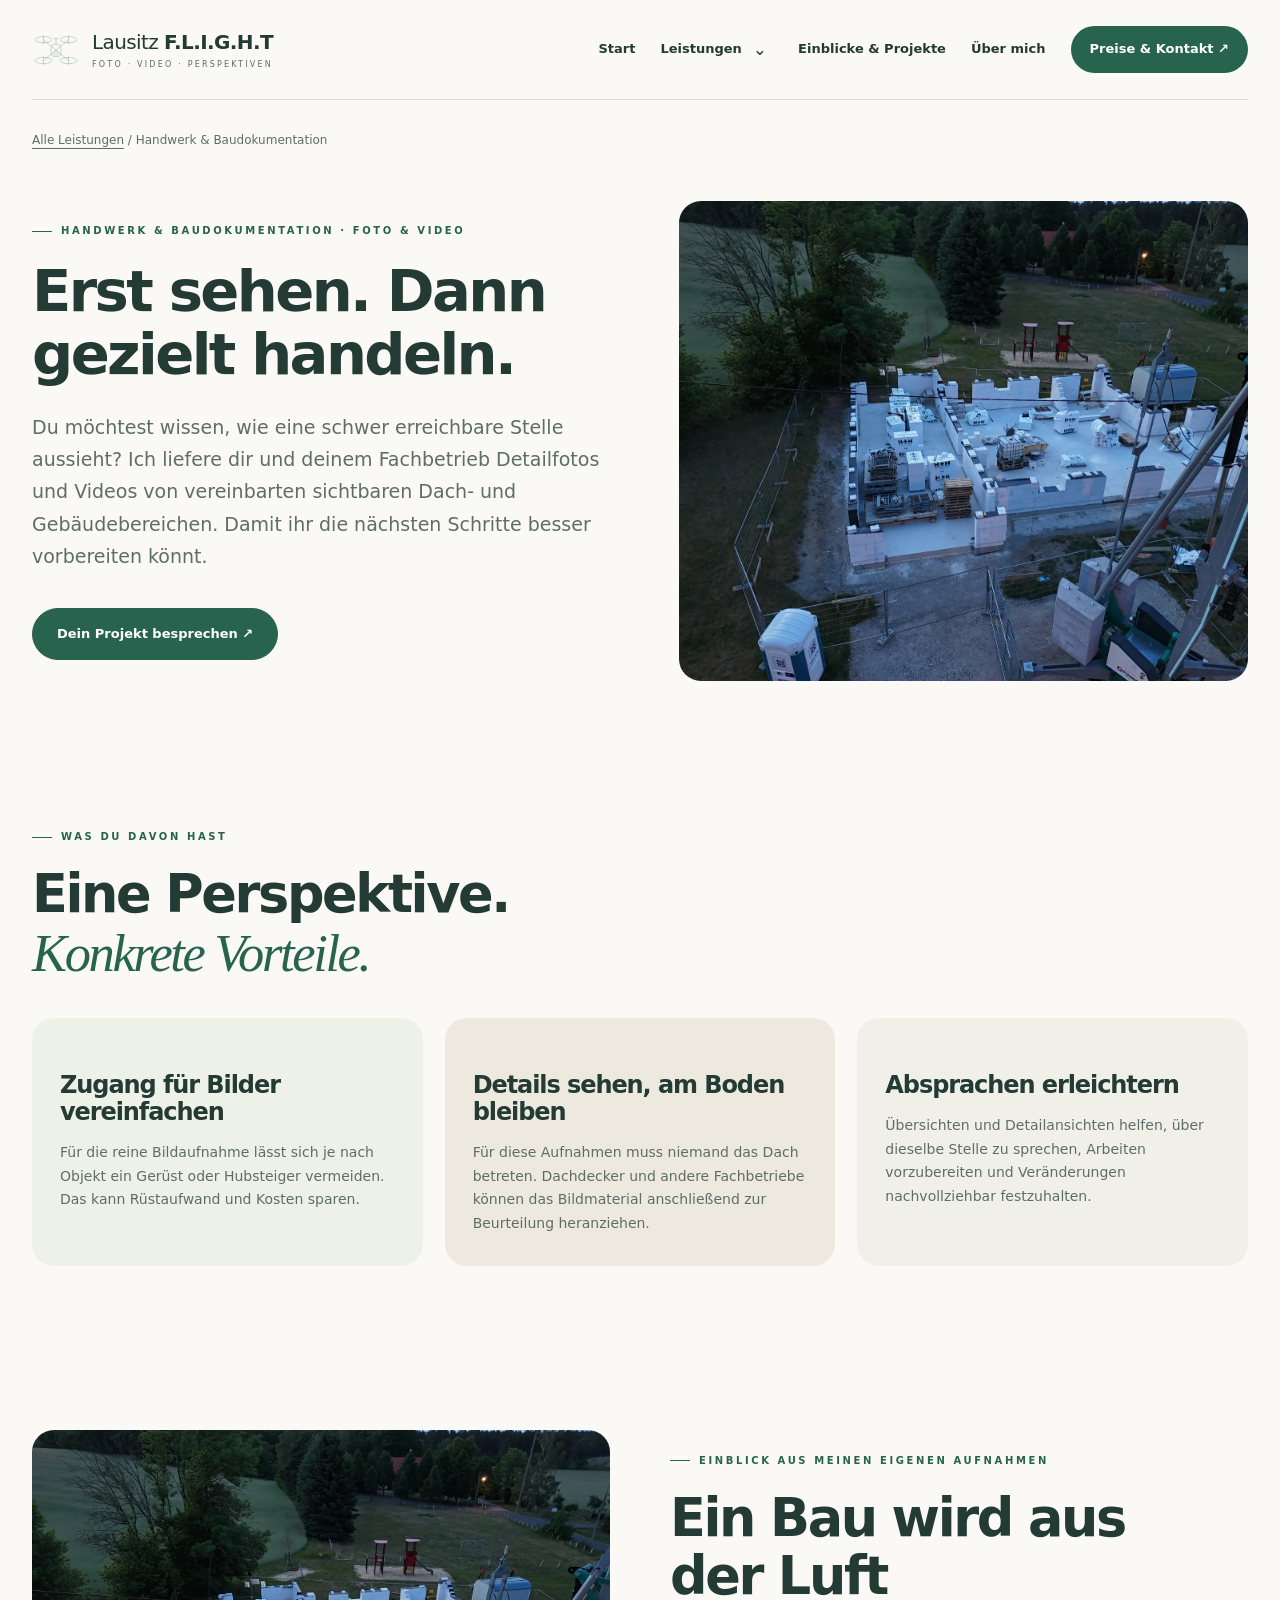
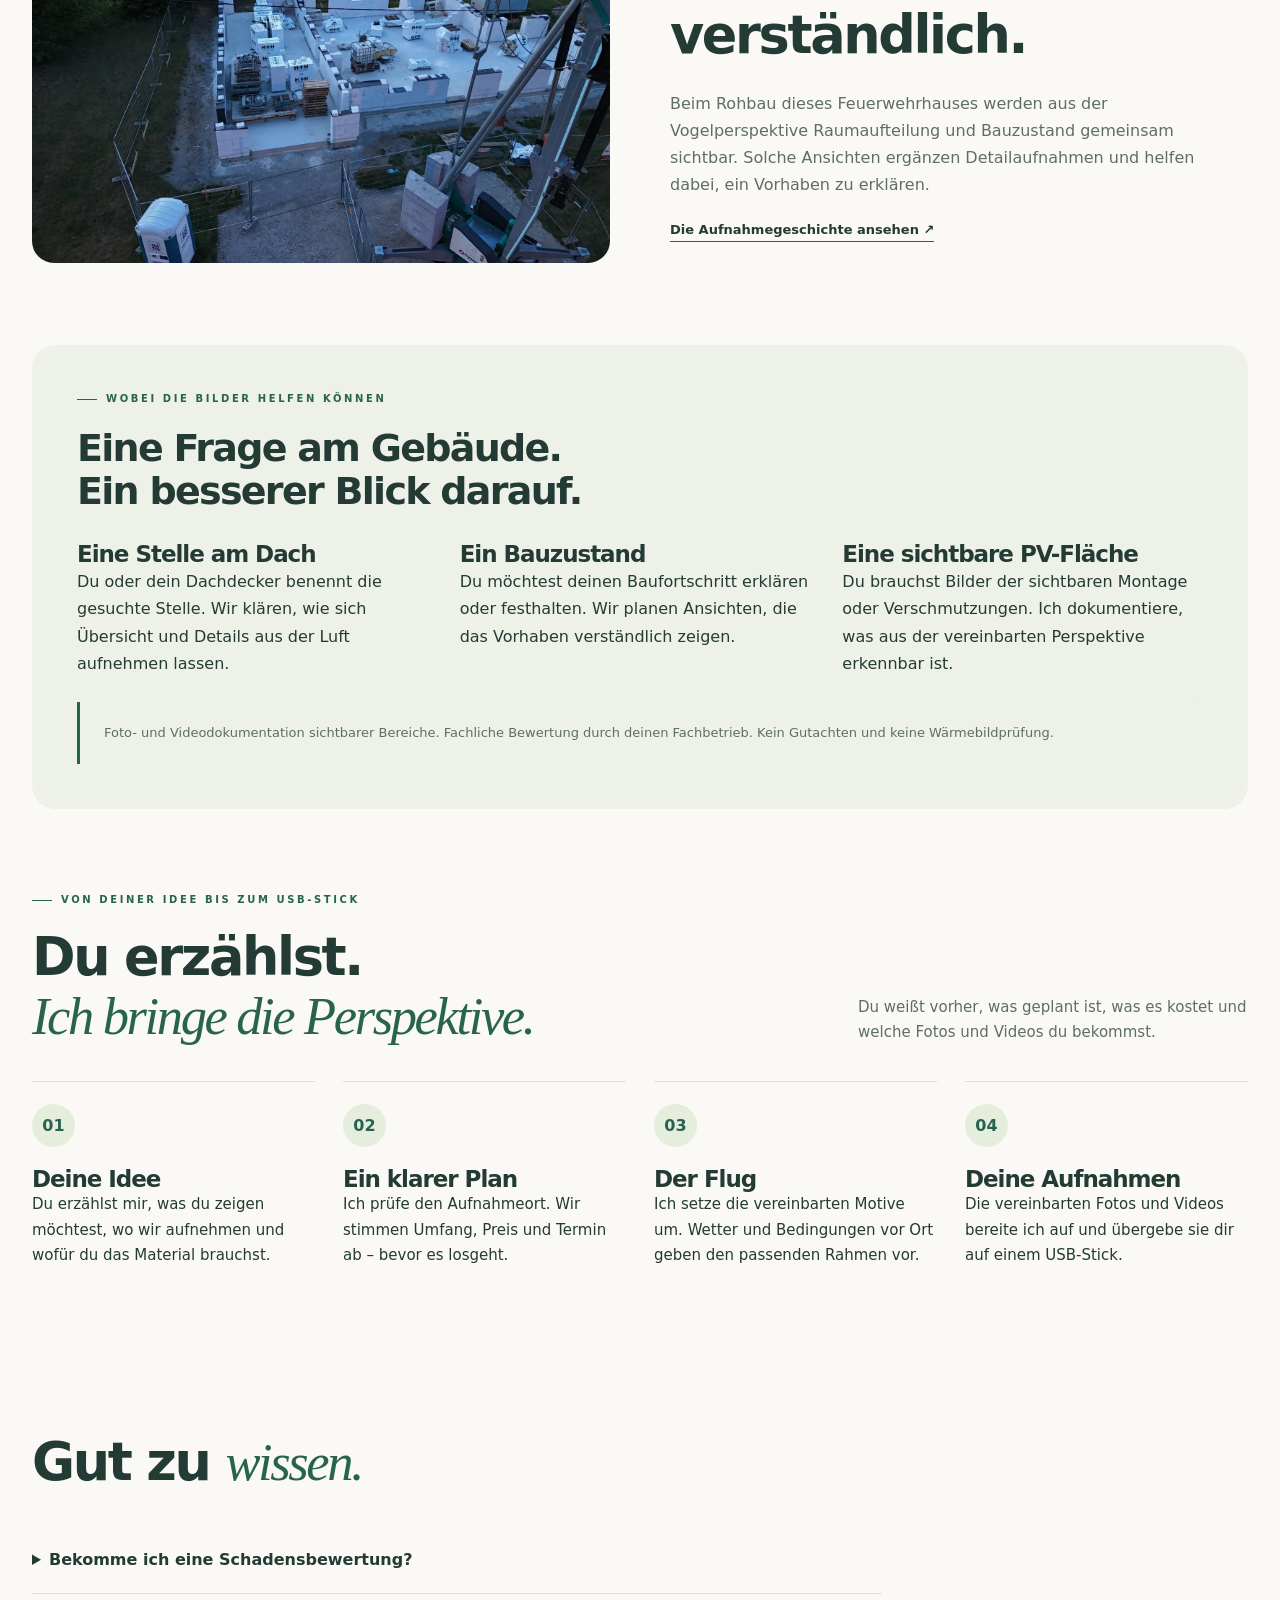
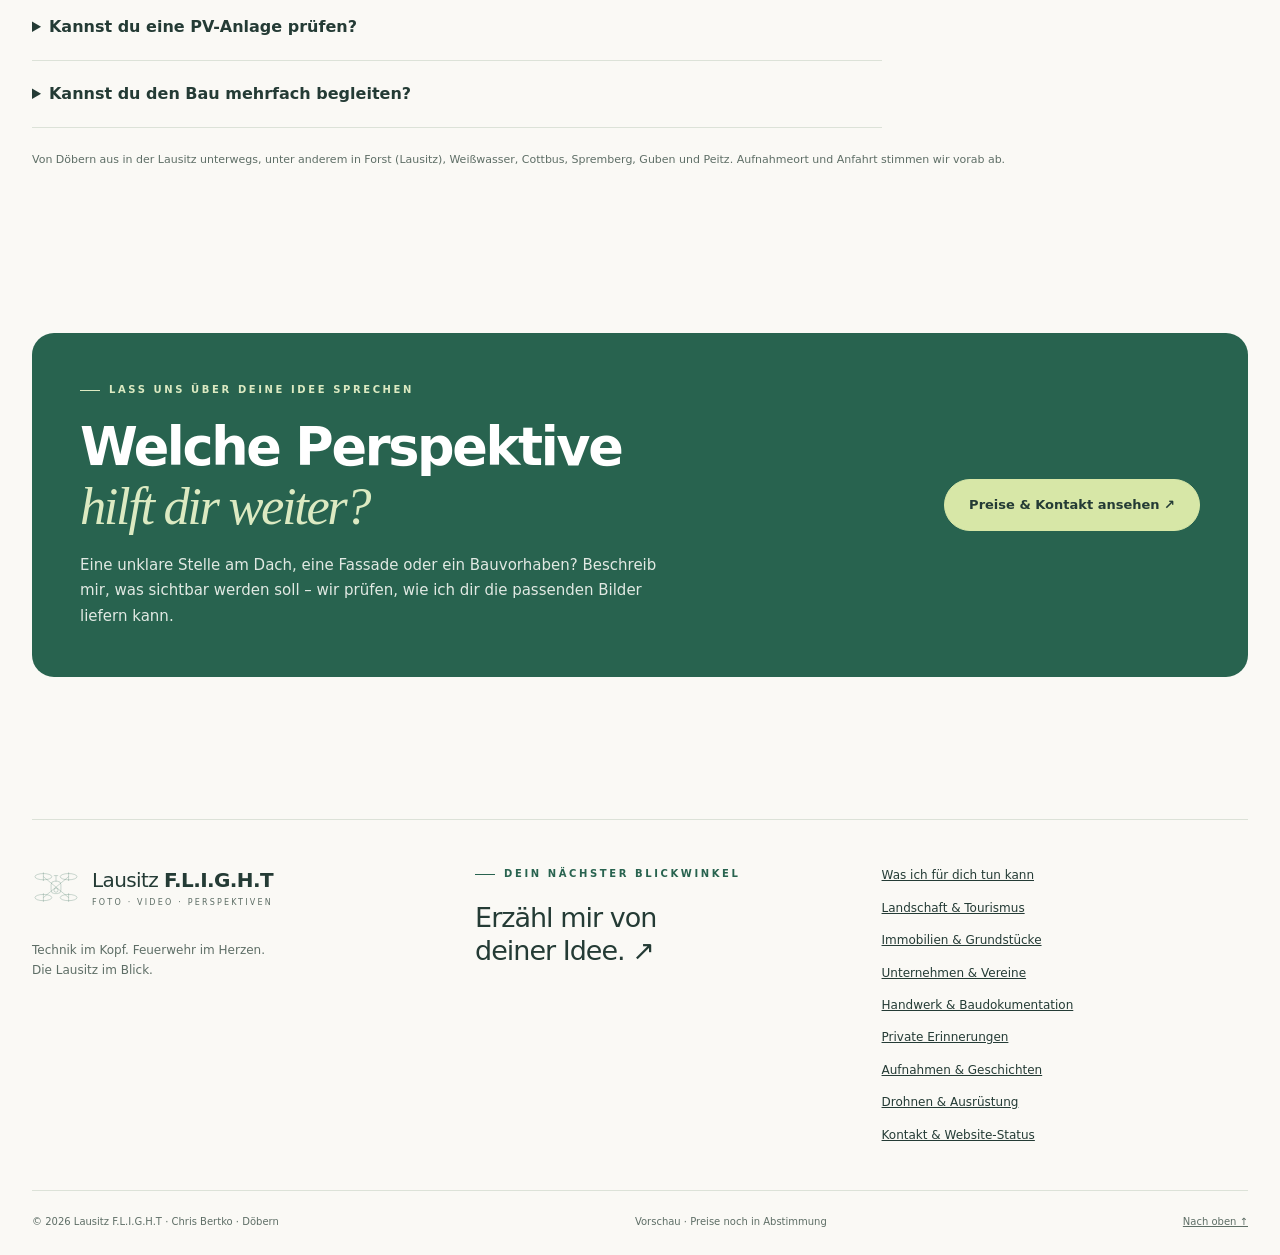
<file: dach-baudokumentation.html>
<!doctype html>
<html lang="de"><head><meta charset="utf-8"><meta name="viewport" content="width=device-width,initial-scale=1"><meta name="robots" content="noindex,follow"><meta name="theme-color" content="#faf9f5"><meta name="description" content="Du möchtest wissen, wie eine schwer erreichbare Stelle aussieht? Ich liefere dir und deinem Fachbetrieb Detailfotos und Videos von vereinbarten sichtbaren Dach- und Gebäudebereichen. Damit ihr die nächsten Schritte besser vorbereiten könnt."><meta property="og:title" content="Handwerk & Baudokumentation | Lausitz F.L.I.G.H.T"><meta property="og:description" content="Du möchtest wissen, wie eine schwer erreichbare Stelle aussieht? Ich liefere dir und deinem Fachbetrieb Detailfotos und Videos von vereinbarten sichtbaren Dach- und Gebäudebereichen. Damit ihr die nächsten Schritte besser vorbereiten könnt."><meta property="og:type" content="website"><meta property="og:image" content="https://crissxcross007.github.io/LausitzFlight/assets/bau-rohbau.webp"><title>Handwerk & Baudokumentation in der Lausitz | Lausitz F.L.I.G.H.T</title><link rel="canonical" href="https://crissxcross007.github.io/LausitzFlight/dach-baudokumentation.html"><link rel="stylesheet" href="style.css?v=20261022b"><script src="site.js?v=20261022b" defer></script></head><body><div id="site-header"></div><main id="inhalt" class="wrap"><p class="breadcrumbs"><a href="leistungen.html">Alle Leistungen</a> / Handwerk & Baudokumentation</p><section class="service-landing"><div><span class="eyebrow">Handwerk & Baudokumentation · Foto & Video</span><h1>Erst sehen. Dann gezielt handeln.</h1><p class="lead">Du möchtest wissen, wie eine schwer erreichbare Stelle aussieht? Ich liefere dir und deinem Fachbetrieb Detailfotos und Videos von vereinbarten sichtbaren Dach- und Gebäudebereichen. Damit ihr die nächsten Schritte besser vorbereiten könnt.</p><a class="button" href="kontakt.html">Dein Projekt besprechen ↗</a></div><figure class="photo"><img src="assets/bau-rohbau.webp" alt="Rohbau eines Feuerwehrhauses mit sichtbaren Wänden und Raumaufteilung" width="1600" height="1200" loading="lazy" decoding="async"></figure></section><section class="section"><div class="section-head"><div><span class="eyebrow">Was du davon hast</span><h2>Eine Perspektive.<br><em>Konkrete Vorteile.</em></h2></div></div><div class="grid"><article class="benefit"><h3>Zugang für Bilder vereinfachen</h3><p>Für die reine Bildaufnahme lässt sich je nach Objekt ein Gerüst oder Hubsteiger vermeiden. Das kann Rüstaufwand und Kosten sparen.</p></article><article class="benefit"><h3>Details sehen, am Boden bleiben</h3><p>Für diese Aufnahmen muss niemand das Dach betreten. Dachdecker und andere Fachbetriebe können das Bildmaterial anschließend zur Beurteilung heranziehen.</p></article><article class="benefit"><h3>Absprachen erleichtern</h3><p>Übersichten und Detailansichten helfen, über dieselbe Stelle zu sprechen, Arbeiten vorzubereiten und Veränderungen nachvollziehbar festzuhalten.</p></article></div></section><section class="section split"><figure class="photo"><img src="assets/bau-rohbau.webp" alt="Rohbau eines Feuerwehrhauses mit sichtbaren Wänden und Raumaufteilung" width="1600" height="1200" loading="lazy" decoding="async"></figure><div class="copy"><span class="eyebrow">Einblick aus meinen eigenen Aufnahmen</span><h2>Ein Bau wird aus der Luft verständlich.</h2><p>Beim Rohbau dieses Feuerwehrhauses werden aus der Vogelperspektive Raumaufteilung und Bauzustand gemeinsam sichtbar. Solche Ansichten ergänzen Detailaufnahmen und helfen dabei, ein Vorhaben zu erklären.</p><a class="text-link" href="aufnahmen.html#feuerwehrhaus">Die Aufnahmegeschichte ansehen ↗</a></div></section><section class="roof-usecases"><span class="eyebrow">Wobei die Bilder helfen können</span><h2>Eine Frage am Gebäude.<br>Ein besserer Blick darauf.</h2><div class="grid"><article><h3>Eine Stelle am Dach</h3><p>Du oder dein Dachdecker benennt die gesuchte Stelle. Wir klären, wie sich Übersicht und Details aus der Luft aufnehmen lassen.</p></article><article><h3>Ein Bauzustand</h3><p>Du möchtest deinen Baufortschritt erklären oder festhalten. Wir planen Ansichten, die das Vorhaben verständlich zeigen.</p></article><article><h3>Eine sichtbare PV-Fläche</h3><p>Du brauchst Bilder der sichtbaren Montage oder Verschmutzungen. Ich dokumentiere, was aus der vereinbarten Perspektive erkennbar ist.</p></article></div><p class="notice">Foto- und Videodokumentation sichtbarer Bereiche. Fachliche Bewertung durch deinen Fachbetrieb. Kein Gutachten und keine Wärmebildprüfung.</p></section><section class="section" id="ablauf"><div class="section-head"><div><span class="eyebrow">Von deiner Idee bis zum USB-Stick</span><h2>Du erzählst.<br><em>Ich bringe die Perspektive.</em></h2></div><p>Du weißt vorher, was geplant ist, was es kostet und welche Fotos und Videos du bekommst.</p></div><ol class="flight-process"><li><span>01</span><h3>Deine Idee</h3><p>Du erzählst mir, was du zeigen möchtest, wo wir aufnehmen und wofür du das Material brauchst.</p></li><li><span>02</span><h3>Ein klarer Plan</h3><p>Ich prüfe den Aufnahmeort. Wir stimmen Umfang, Preis und Termin ab – bevor es losgeht.</p></li><li><span>03</span><h3>Der Flug</h3><p>Ich setze die vereinbarten Motive um. Wetter und Bedingungen vor Ort geben den passenden Rahmen vor.</p></li><li><span>04</span><h3>Deine Aufnahmen</h3><p>Die vereinbarten Fotos und Videos bereite ich auf und übergebe sie dir auf einem USB-Stick.</p></li></ol></section><section class="section"><div class="section-head"><h2>Gut zu <em>wissen.</em></h2></div><div class="faq"><details><summary>Bekomme ich eine Schadensbewertung?</summary><p>Du bekommst die vereinbarten Fotos und Videos. Die fachliche Bewertung von Schäden, Baufälligkeit und notwendigen Arbeiten übernimmt dein Fachbetrieb. Ein Gutachten ist nicht enthalten.</p></details><details><summary>Kannst du eine PV-Anlage prüfen?</summary><p>Ich kann sichtbare Bereiche der Anlage fotografisch und per Video dokumentieren. Eine elektrische Funktionsprüfung oder Wärmebilddiagnose biete ich damit nicht an.</p></details><details><summary>Kannst du den Bau mehrfach begleiten?</summary><p>Ja, wir können mehrere abgestimmte Termine und möglichst vergleichbare Blickwinkel planen. So lässt sich der Baufortschritt mit Fotos und Videos festhalten.</p></details></div><p class="micro">Von Döbern aus in der Lausitz unterwegs, unter anderem in Forst (Lausitz), Weißwasser, Cottbus, Spremberg, Guben und Peitz. Aufnahmeort und Anfahrt stimmen wir vorab ab.</p></section><section class="section"><div class="cta"><div><span class="eyebrow">Lass uns über deine Idee sprechen</span><h2>Welche Perspektive<br><em>hilft dir weiter?</em></h2><p>Eine unklare Stelle am Dach, eine Fassade oder ein Bauvorhaben? Beschreib mir, was sichtbar werden soll – wir prüfen, wie ich dir die passenden Bilder liefern kann.</p></div><a class="button" href="kontakt.html">Preise & Kontakt ansehen ↗</a></div></section></main><div id="site-footer"></div><noscript><p class="wrap"><a href="leistungen.html">Alle Leistungen</a> · <a href="kontakt.html">Preise & Kontakt</a></p></noscript></body></html>
</file>
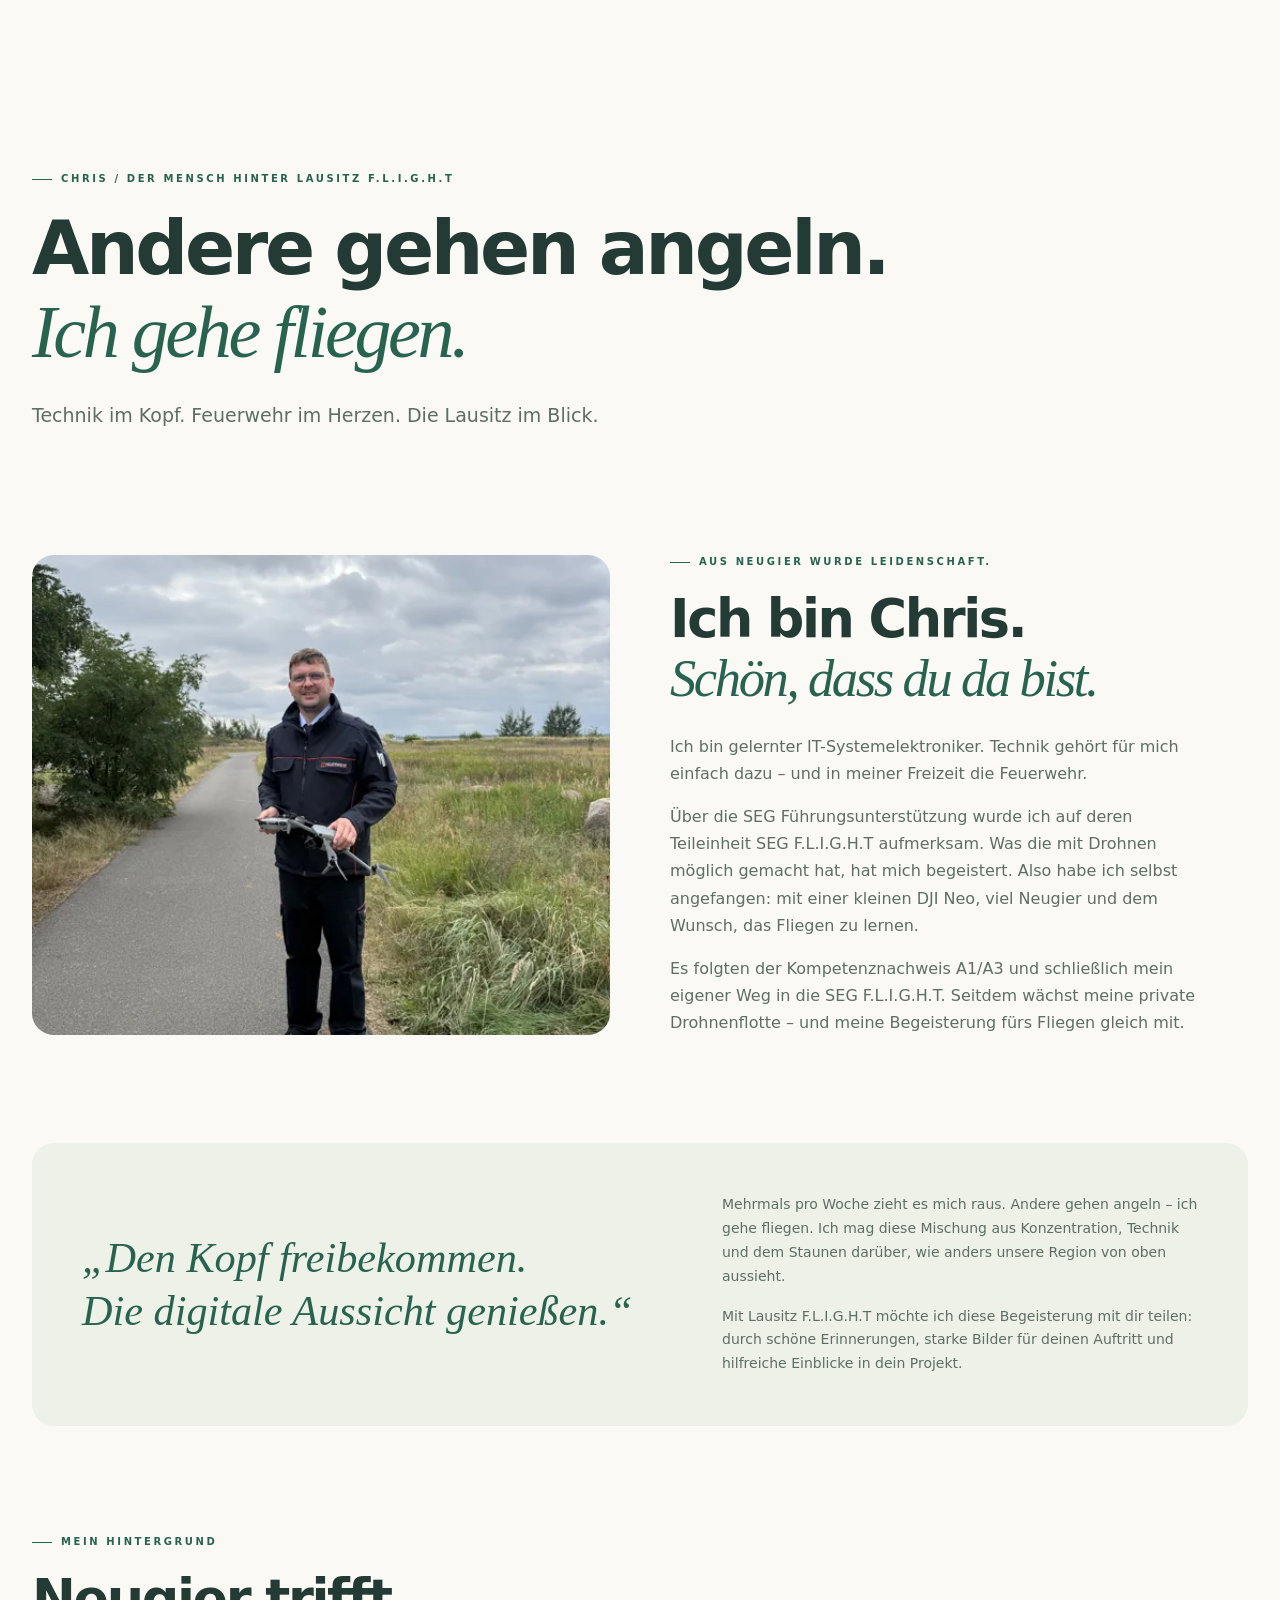
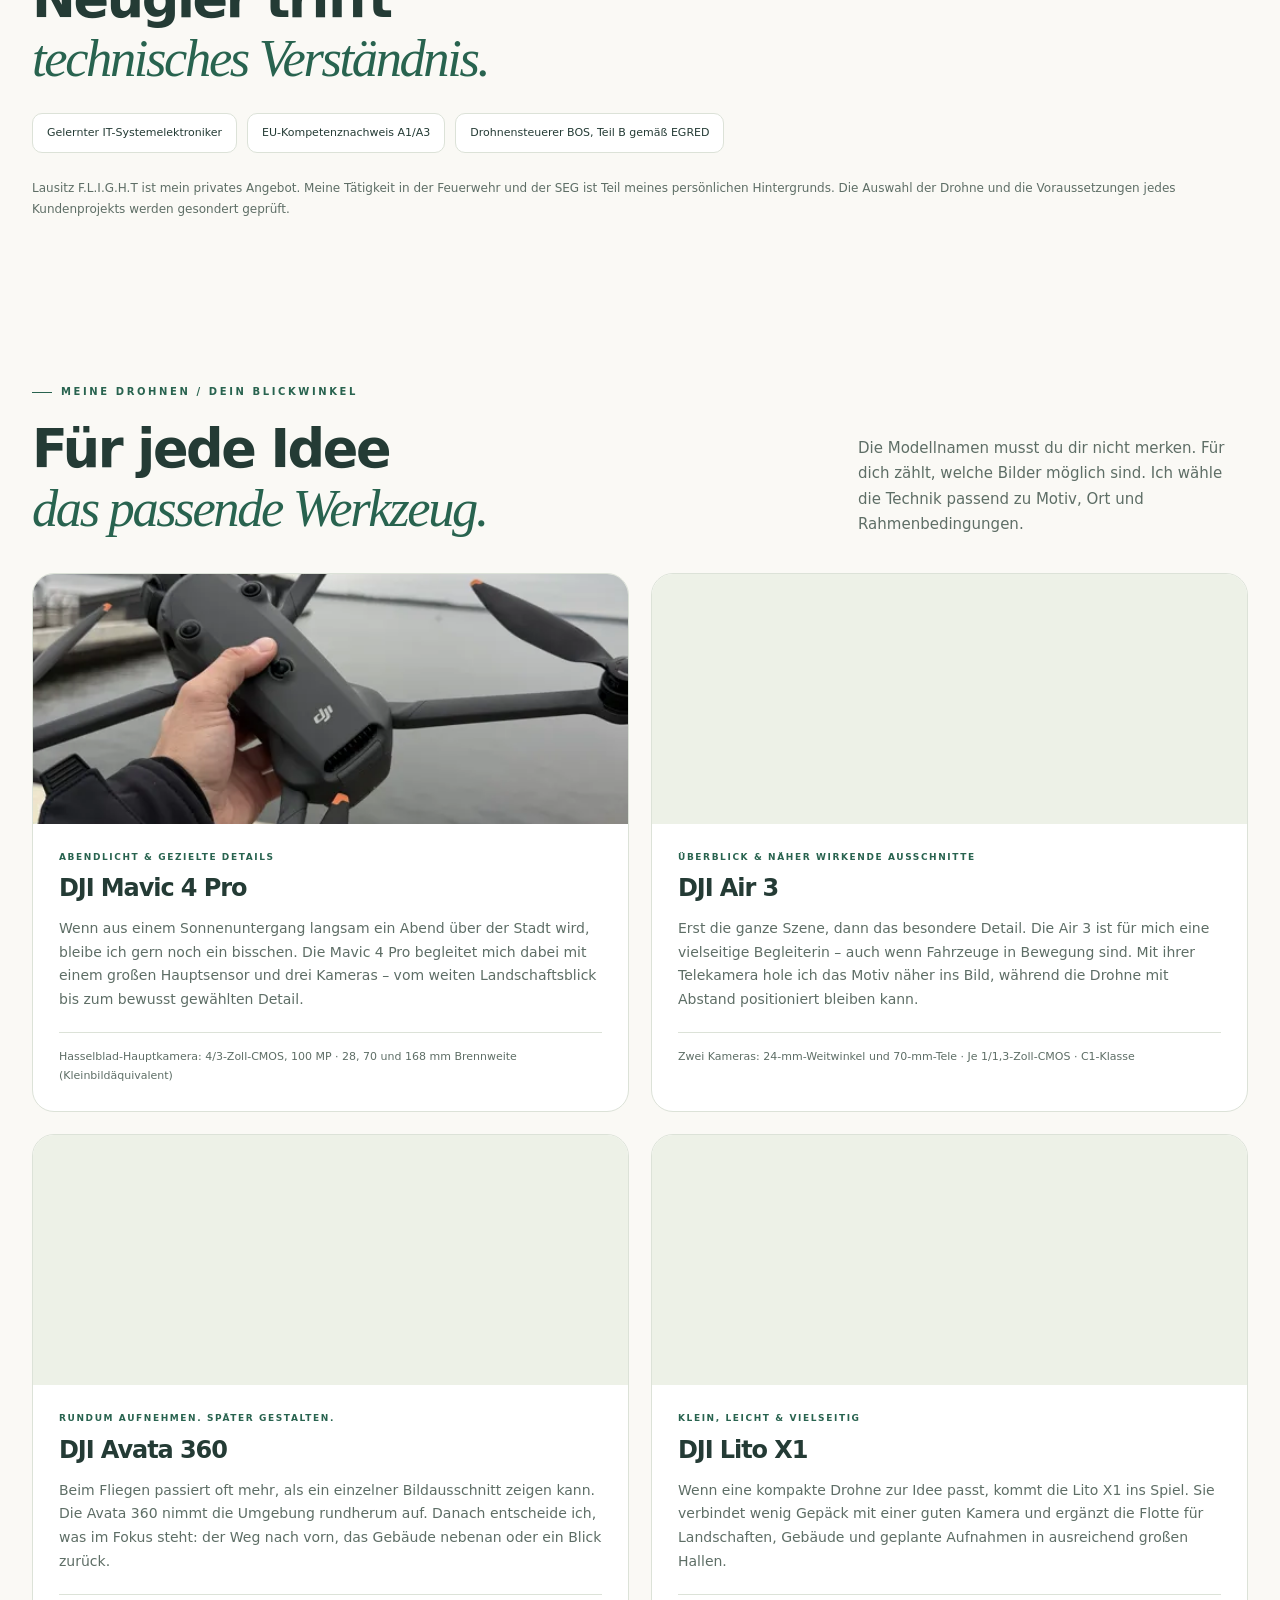
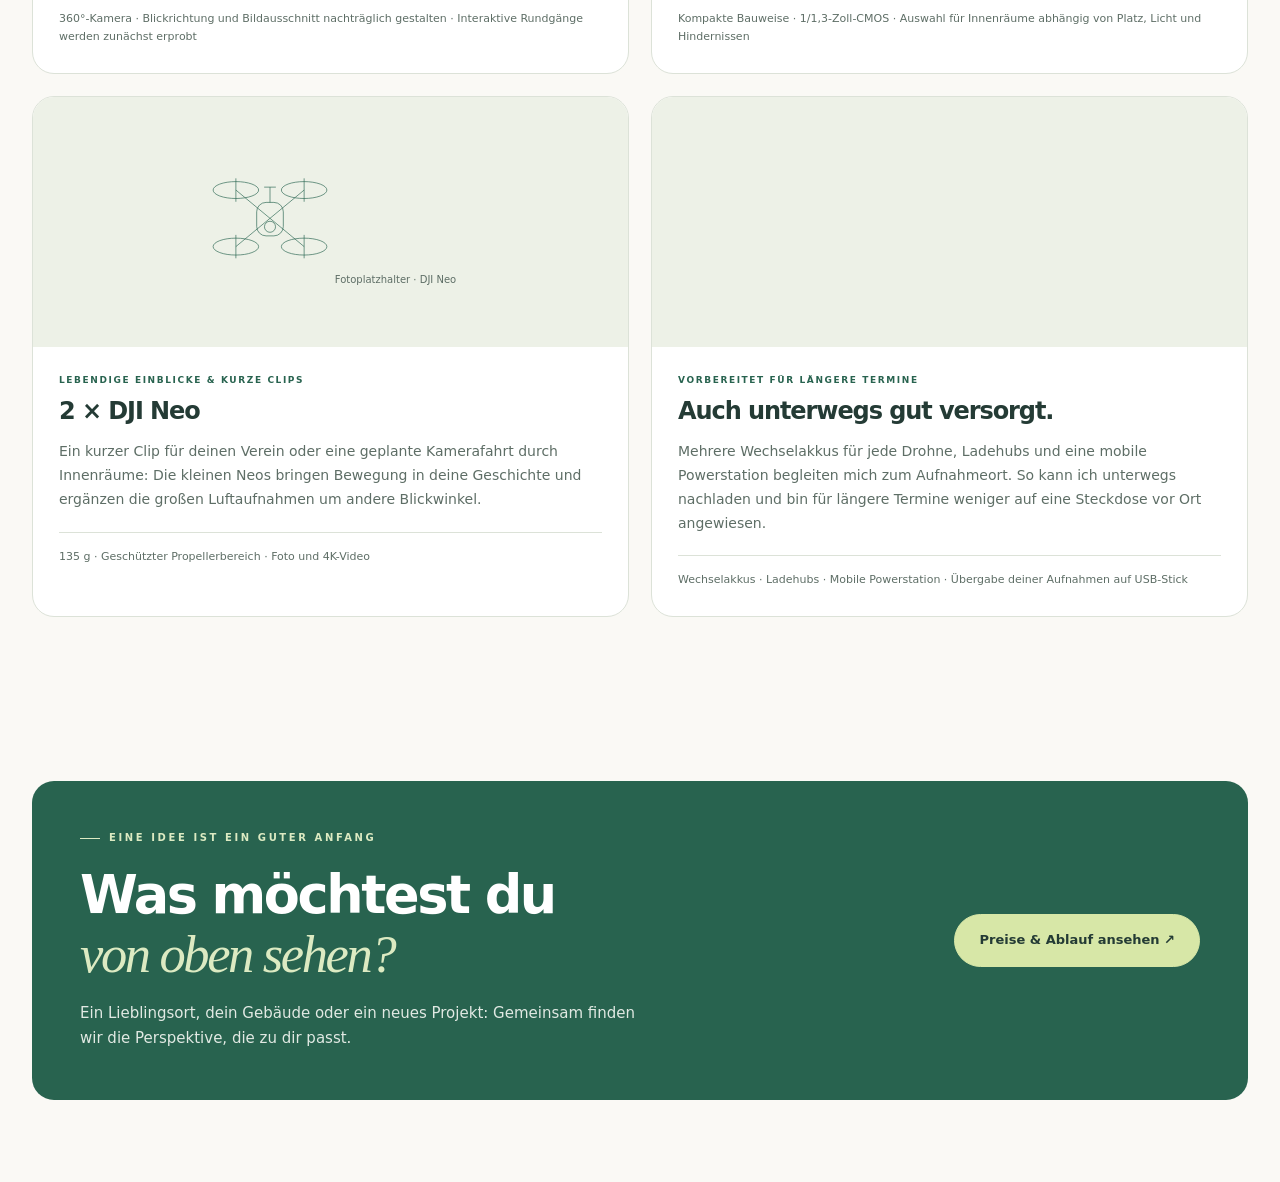
<file: drohnen.html>
<!doctype html><html lang="de"><head><meta charset="utf-8"><meta name="viewport" content="width=device-width,initial-scale=1"><meta http-equiv="refresh" content="0;url=ueber-mich.html#flotte"><meta name="robots" content="noindex,follow"><title>Drohnenflotte | Lausitz F.L.I.G.H.T</title><link rel="canonical" href="https://crissxcross007.github.io/LausitzFlight/ueber-mich.html"></head><body><p>Die Drohnenflotte findest du jetzt bei <a href="ueber-mich.html#flotte">Über mich & meine Drohnen</a>.</p></body></html>
</file>
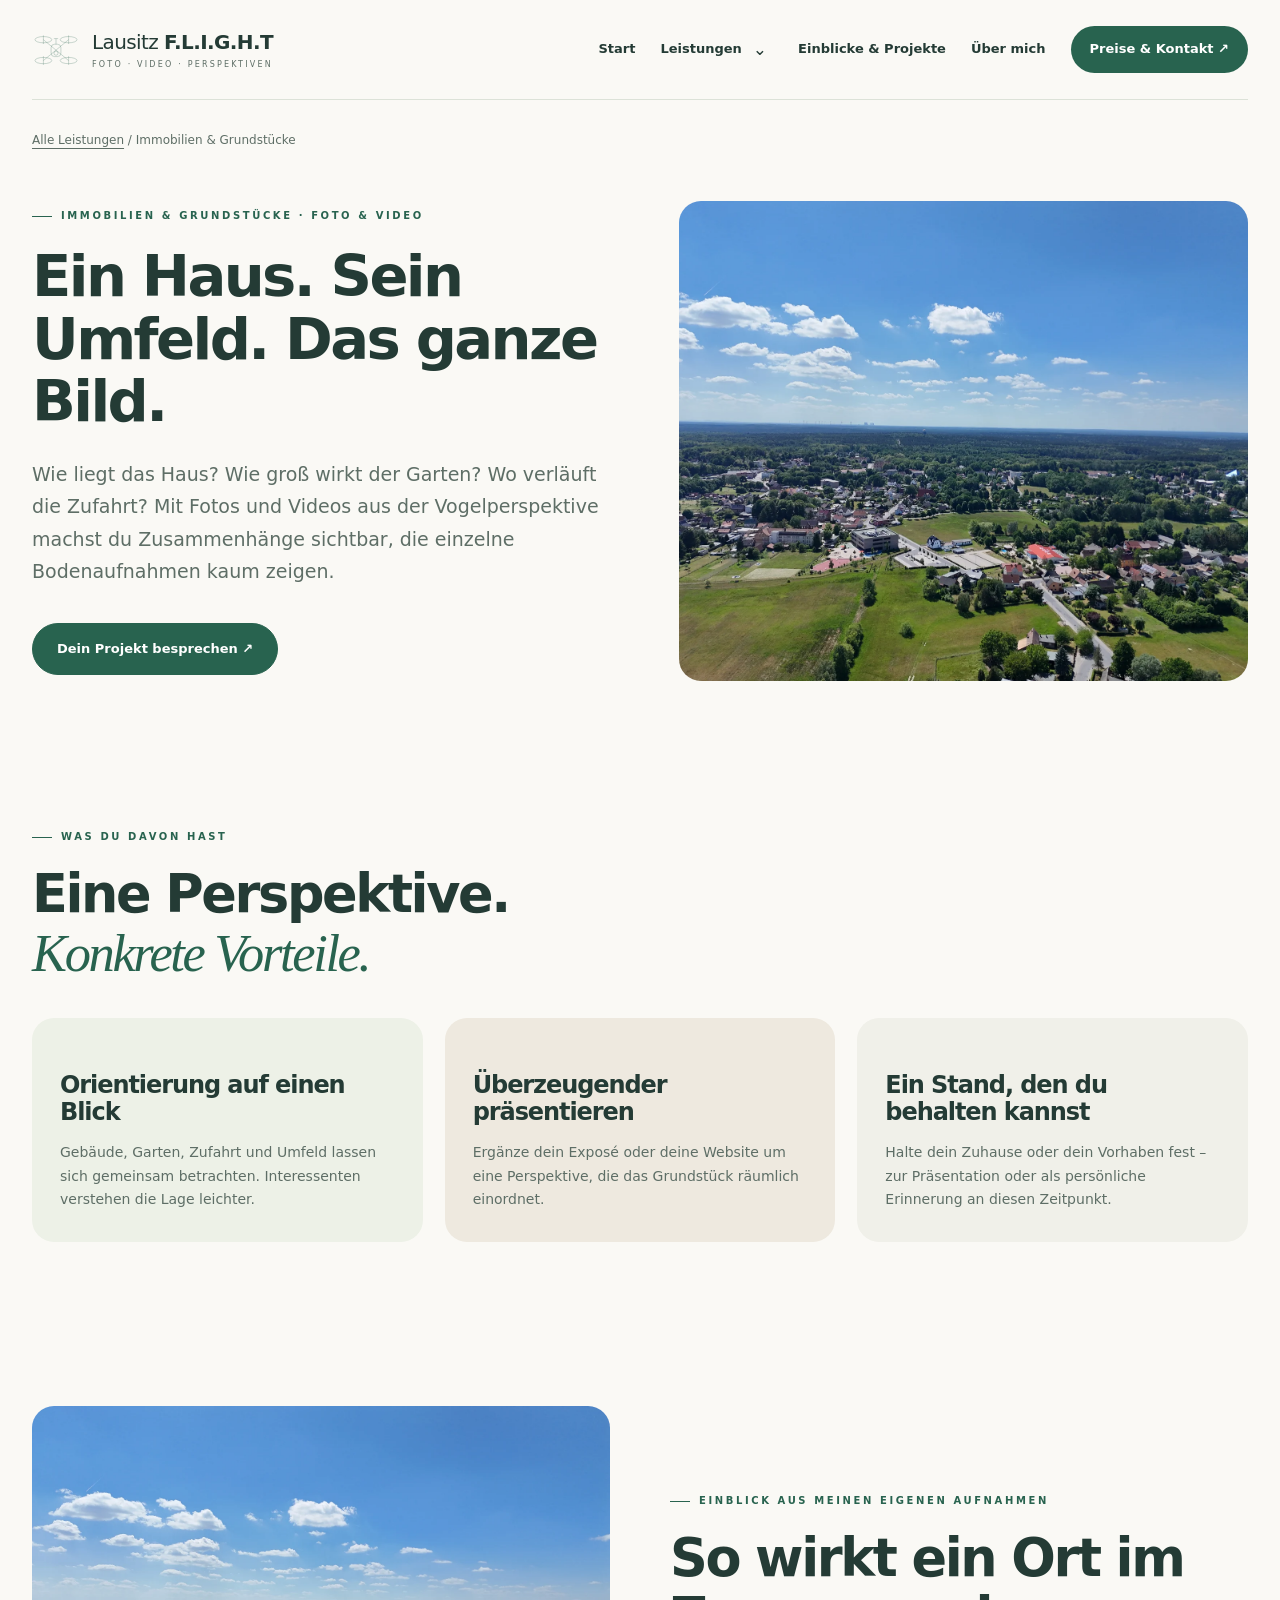
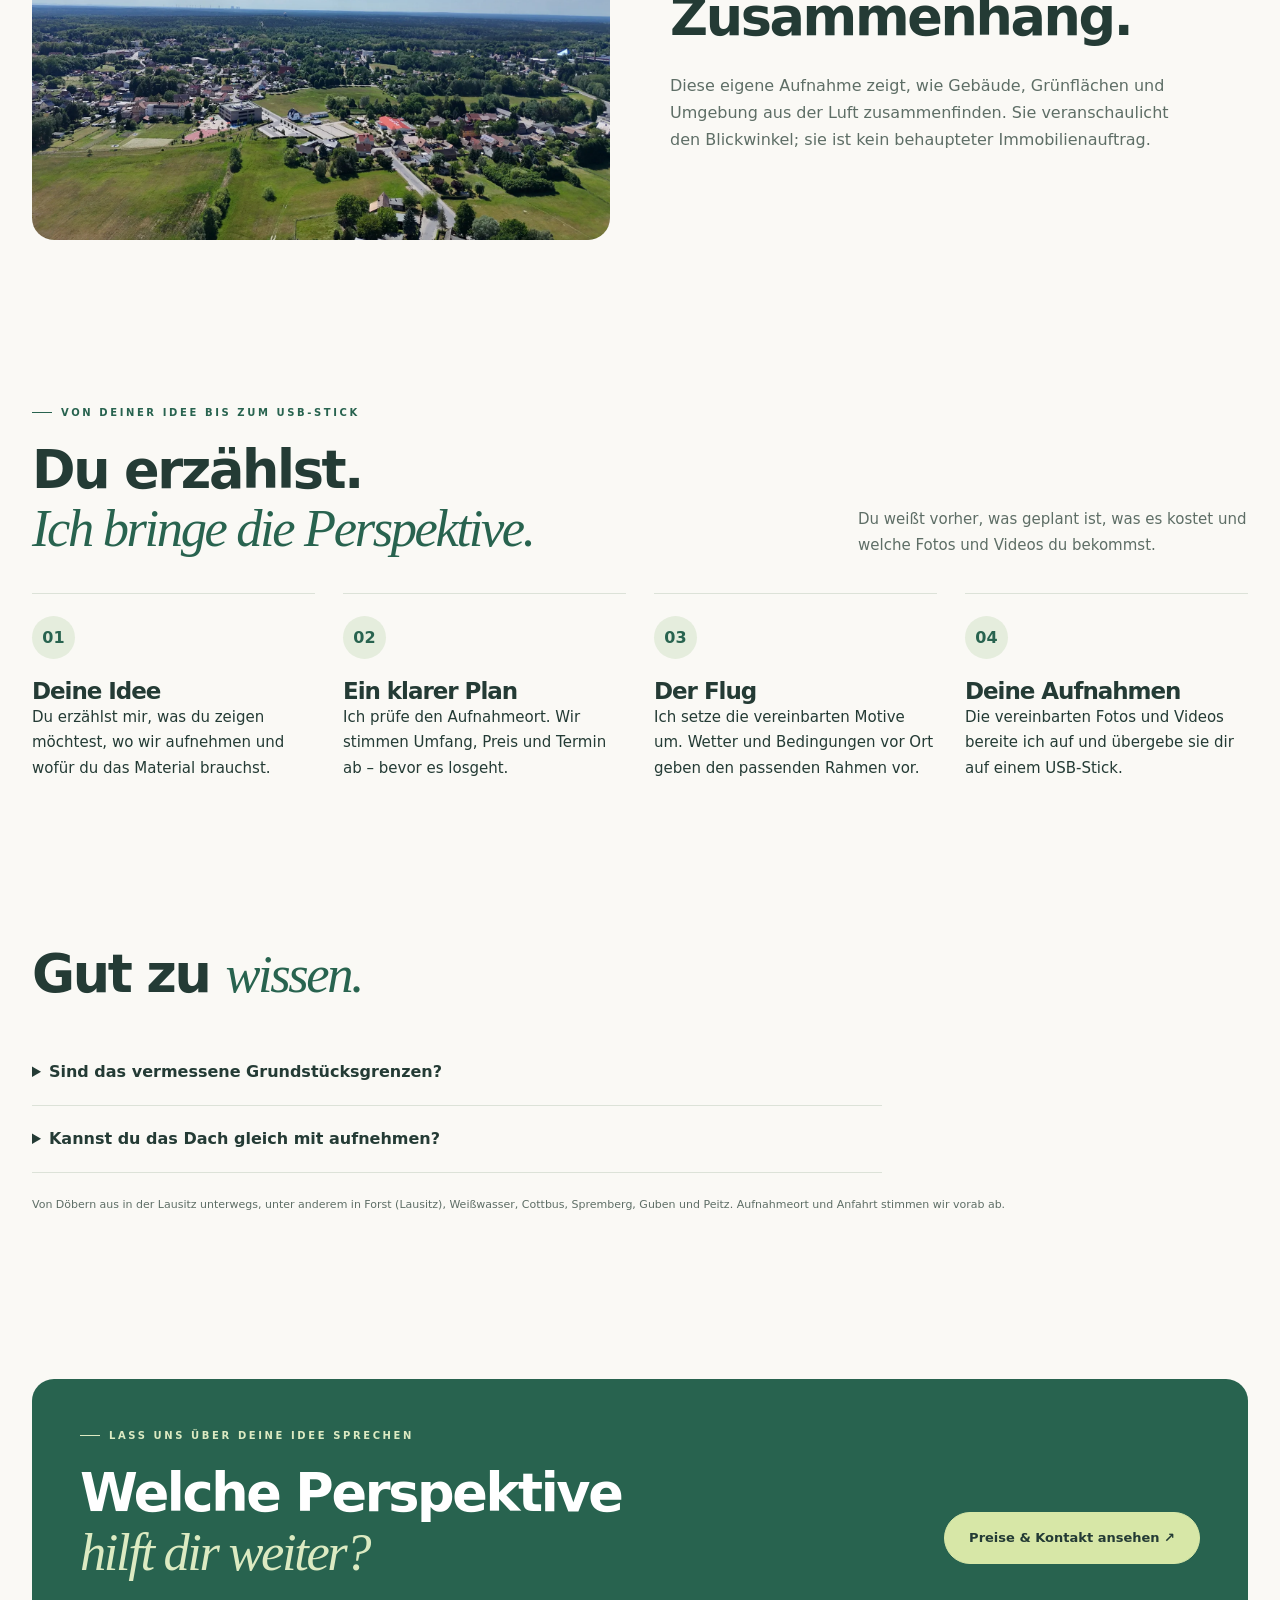
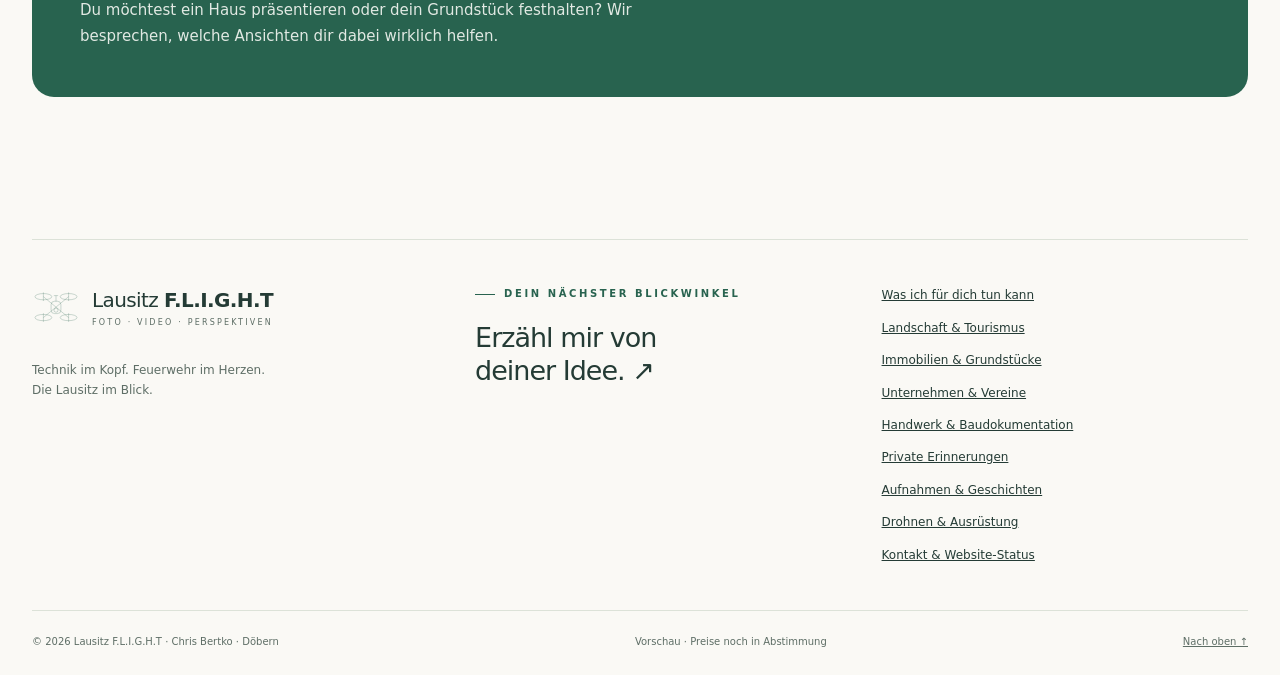
<file: immobilien-grundstuecke.html>
<!doctype html>
<html lang="de"><head><meta charset="utf-8"><meta name="viewport" content="width=device-width,initial-scale=1"><meta name="robots" content="noindex,follow"><meta name="theme-color" content="#faf9f5"><meta name="description" content="Wie liegt das Haus? Wie groß wirkt der Garten? Wo verläuft die Zufahrt? Mit Fotos und Videos aus der Vogelperspektive machst du Zusammenhänge sichtbar, die einzelne Bodenaufnahmen kaum zeigen."><meta property="og:title" content="Immobilien & Grundstücke | Lausitz F.L.I.G.H.T"><meta property="og:description" content="Wie liegt das Haus? Wie groß wirkt der Garten? Wo verläuft die Zufahrt? Mit Fotos und Videos aus der Vogelperspektive machst du Zusammenhänge sichtbar, die einzelne Bodenaufnahmen kaum zeigen."><meta property="og:type" content="website"><meta property="og:image" content="https://crissxcross007.github.io/LausitzFlight/assets/ort-aus-der-luft.webp"><title>Immobilien & Grundstücke in der Lausitz | Lausitz F.L.I.G.H.T</title><link rel="canonical" href="https://crissxcross007.github.io/LausitzFlight/immobilien-grundstuecke.html"><link rel="stylesheet" href="style.css?v=20261022b"><script src="site.js?v=20261022b" defer></script></head><body><div id="site-header"></div><main id="inhalt" class="wrap"><p class="breadcrumbs"><a href="leistungen.html">Alle Leistungen</a> / Immobilien & Grundstücke</p><section class="service-landing"><div><span class="eyebrow">Immobilien & Grundstücke · Foto & Video</span><h1>Ein Haus. Sein Umfeld. Das ganze Bild.</h1><p class="lead">Wie liegt das Haus? Wie groß wirkt der Garten? Wo verläuft die Zufahrt? Mit Fotos und Videos aus der Vogelperspektive machst du Zusammenhänge sichtbar, die einzelne Bodenaufnahmen kaum zeigen.</p><a class="button" href="kontakt.html">Dein Projekt besprechen ↗</a></div><figure class="photo"><img src="assets/ort-aus-der-luft.webp" alt="Gebäude, Gärten und Umgebung aus der Luft" width="1600" height="1200" loading="lazy" decoding="async"></figure></section><section class="section"><div class="section-head"><div><span class="eyebrow">Was du davon hast</span><h2>Eine Perspektive.<br><em>Konkrete Vorteile.</em></h2></div></div><div class="grid"><article class="benefit"><h3>Orientierung auf einen Blick</h3><p>Gebäude, Garten, Zufahrt und Umfeld lassen sich gemeinsam betrachten. Interessenten verstehen die Lage leichter.</p></article><article class="benefit"><h3>Überzeugender präsentieren</h3><p>Ergänze dein Exposé oder deine Website um eine Perspektive, die das Grundstück räumlich einordnet.</p></article><article class="benefit"><h3>Ein Stand, den du behalten kannst</h3><p>Halte dein Zuhause oder dein Vorhaben fest – zur Präsentation oder als persönliche Erinnerung an diesen Zeitpunkt.</p></article></div></section><section class="section split"><figure class="photo"><img src="assets/ort-aus-der-luft.webp" alt="Gebäude, Gärten und Umgebung aus der Luft" width="1600" height="1200" loading="lazy" decoding="async"></figure><div class="copy"><span class="eyebrow">Einblick aus meinen eigenen Aufnahmen</span><h2>So wirkt ein Ort im Zusammenhang.</h2><p>Diese eigene Aufnahme zeigt, wie Gebäude, Grünflächen und Umgebung aus der Luft zusammenfinden. Sie veranschaulicht den Blickwinkel; sie ist kein behaupteter Immobilienauftrag.</p></div></section><section class="section" id="ablauf"><div class="section-head"><div><span class="eyebrow">Von deiner Idee bis zum USB-Stick</span><h2>Du erzählst.<br><em>Ich bringe die Perspektive.</em></h2></div><p>Du weißt vorher, was geplant ist, was es kostet und welche Fotos und Videos du bekommst.</p></div><ol class="flight-process"><li><span>01</span><h3>Deine Idee</h3><p>Du erzählst mir, was du zeigen möchtest, wo wir aufnehmen und wofür du das Material brauchst.</p></li><li><span>02</span><h3>Ein klarer Plan</h3><p>Ich prüfe den Aufnahmeort. Wir stimmen Umfang, Preis und Termin ab – bevor es losgeht.</p></li><li><span>03</span><h3>Der Flug</h3><p>Ich setze die vereinbarten Motive um. Wetter und Bedingungen vor Ort geben den passenden Rahmen vor.</p></li><li><span>04</span><h3>Deine Aufnahmen</h3><p>Die vereinbarten Fotos und Videos bereite ich auf und übergebe sie dir auf einem USB-Stick.</p></li></ol></section><section class="section"><div class="section-head"><h2>Gut zu <em>wissen.</em></h2></div><div class="faq"><details><summary>Sind das vermessene Grundstücksgrenzen?</summary><p>Nein. Die Aufnahmen zeigen sichtbare Verhältnisse. Sie ersetzen weder eine Vermessung noch verbindliche Flächen- oder Grenzangaben.</p></details><details><summary>Kannst du das Dach gleich mit aufnehmen?</summary><p>Sichtbare Dachbereiche können wir nach vorheriger Abstimmung einbeziehen. Machbarkeit und gewünschte Details klären wir für das konkrete Objekt.</p></details></div><p class="micro">Von Döbern aus in der Lausitz unterwegs, unter anderem in Forst (Lausitz), Weißwasser, Cottbus, Spremberg, Guben und Peitz. Aufnahmeort und Anfahrt stimmen wir vorab ab.</p></section><section class="section"><div class="cta"><div><span class="eyebrow">Lass uns über deine Idee sprechen</span><h2>Welche Perspektive<br><em>hilft dir weiter?</em></h2><p>Du möchtest ein Haus präsentieren oder dein Grundstück festhalten? Wir besprechen, welche Ansichten dir dabei wirklich helfen.</p></div><a class="button" href="kontakt.html">Preise & Kontakt ansehen ↗</a></div></section></main><div id="site-footer"></div><noscript><p class="wrap"><a href="leistungen.html">Alle Leistungen</a> · <a href="kontakt.html">Preise & Kontakt</a></p></noscript></body></html>
</file>
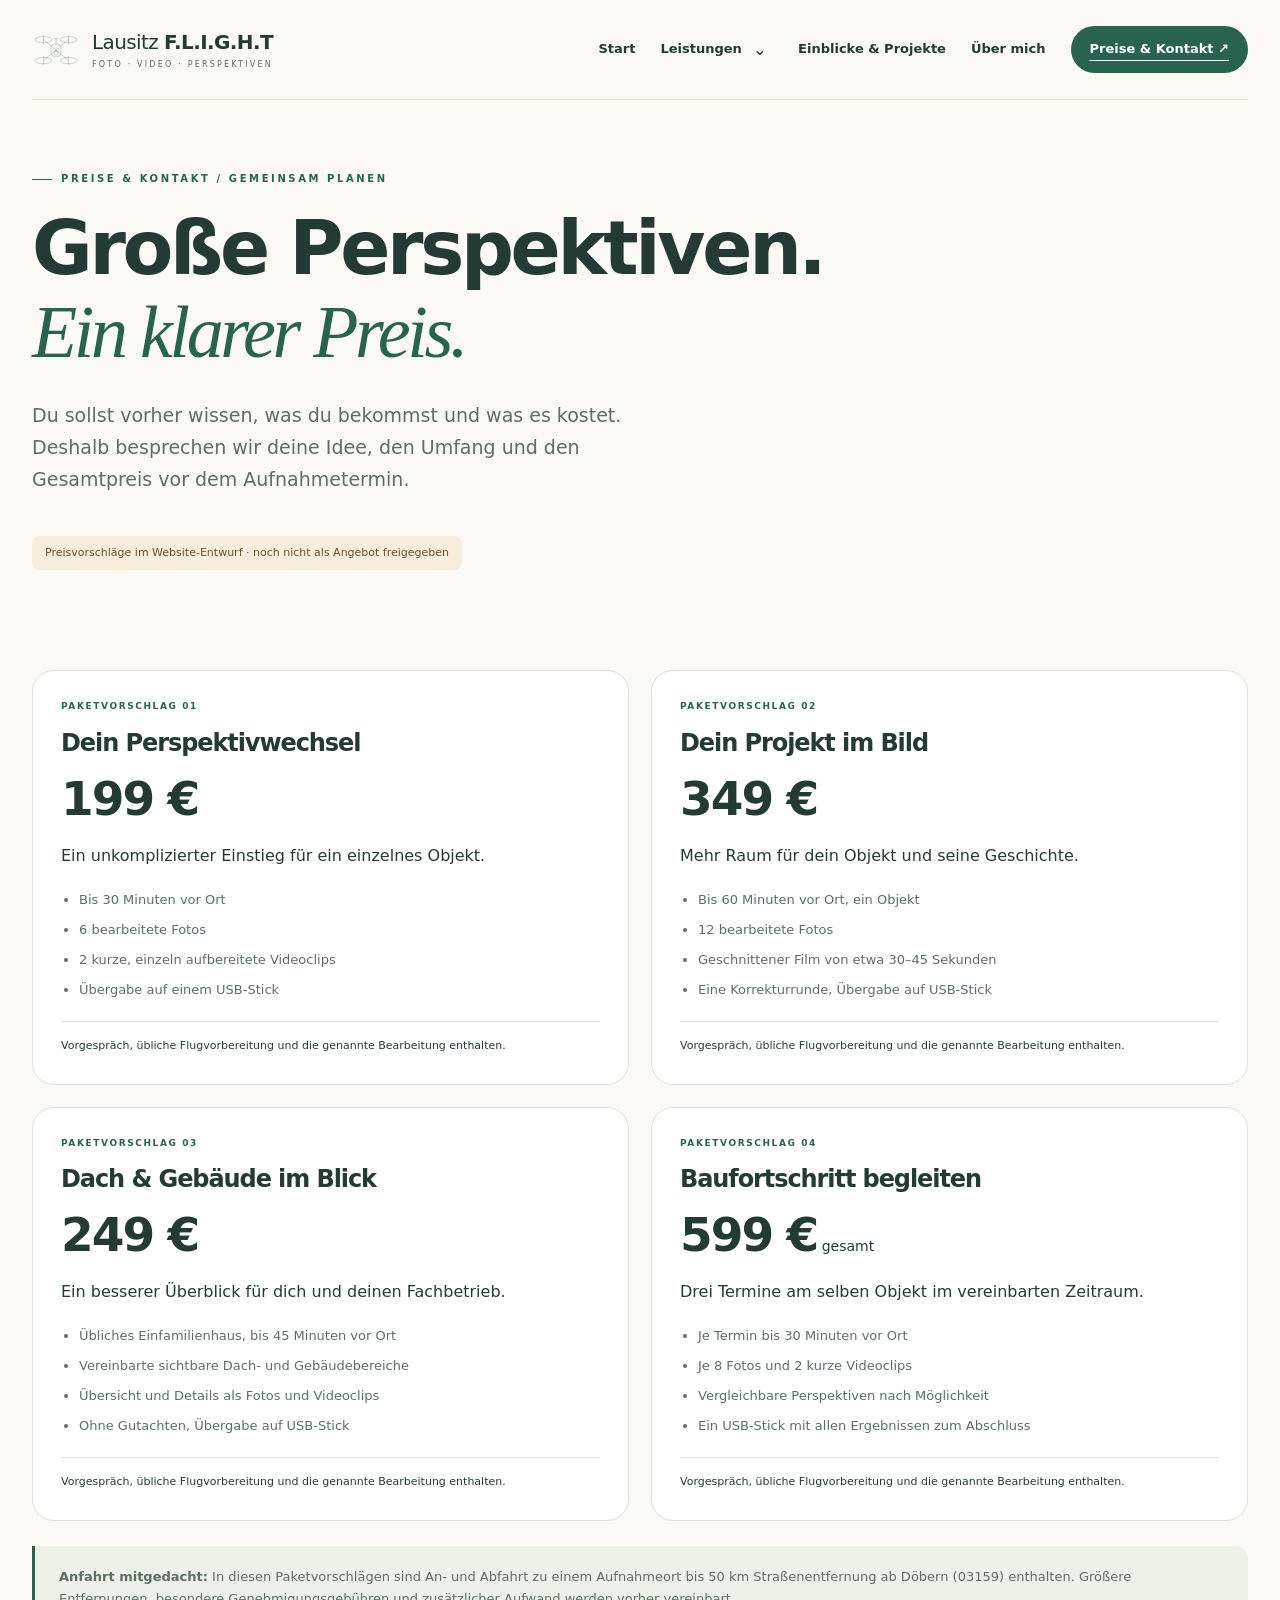
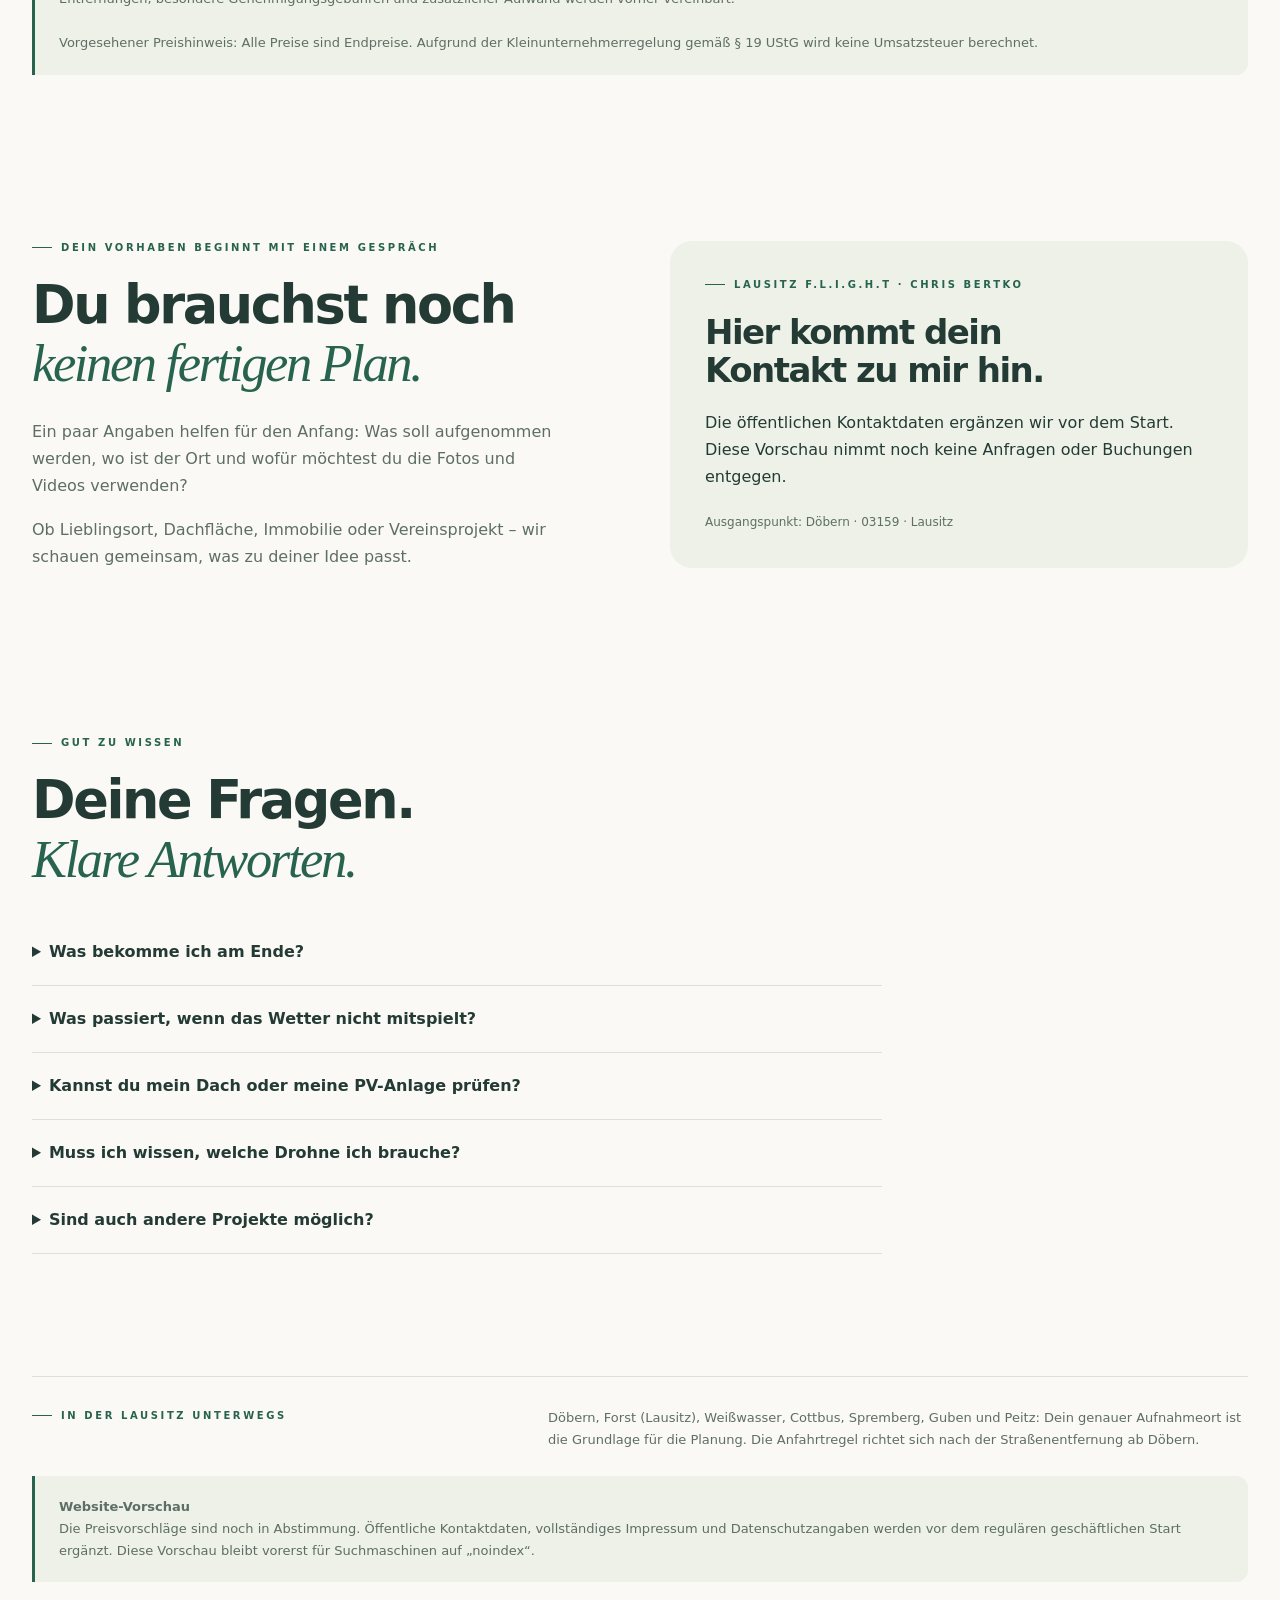
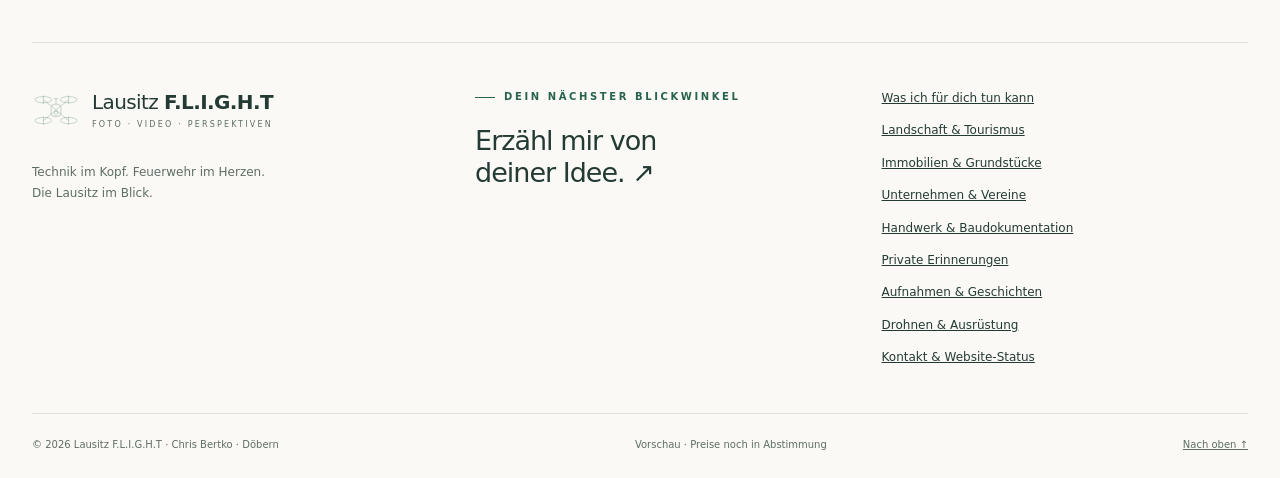
<file: kontakt.html>
<!doctype html>
<html lang="de"><head><meta charset="utf-8"><meta name="viewport" content="width=device-width,initial-scale=1"><meta name="robots" content="noindex,follow"><meta name="theme-color" content="#faf9f5"><meta name="description" content="Paketvorschläge für Foto- und Videoaufnahmen in der Lausitz. Ablauf, USB-Stick und Anfahrt ab Döbern verständlich erklärt."><meta property="og:title" content="Preise & Kontakt für Drohnenaufnahmen | Lausitz F.L.I.G.H.T"><meta property="og:description" content="Paketvorschläge für Foto- und Videoaufnahmen in der Lausitz. Ablauf, USB-Stick und Anfahrt ab Döbern verständlich erklärt."><meta property="og:type" content="website"><meta property="og:image" content="https://crissxcross007.github.io/LausitzFlight/assets/see-tuerkis.webp"><title>Preise & Kontakt für Drohnenaufnahmen | Lausitz F.L.I.G.H.T</title><link rel="canonical" href="https://crissxcross007.github.io/LausitzFlight/kontakt.html"><link rel="stylesheet" href="style.css?v=20261022b"><script src="site.js?v=20261022b" defer></script></head><body><div id="site-header"></div><main id="inhalt" class="wrap"><div class="page-intro"><span class="eyebrow">Preise & Kontakt / Gemeinsam planen</span><h1>Große Perspektiven.<br><em>Ein klarer Preis.</em></h1><p class="lead">Du sollst vorher wissen, was du bekommst und was es kostet. Deshalb besprechen wir deine Idee, den Umfang und den Gesamtpreis vor dem Aufnahmetermin.</p></div><span class="draft">Preisvorschläge im Website-Entwurf · noch nicht als Angebot freigegeben</span><section class="section"><div class="grid two">
<article class="price-card"><span class="tag">Paketvorschlag 01</span><h3>Dein Perspektivwechsel</h3><div class="price">199 €<small></small></div><p>Ein unkomplizierter Einstieg für ein einzelnes Objekt.</p><ul><li>Bis 30 Minuten vor Ort</li><li>6 bearbeitete Fotos</li><li>2 kurze, einzeln aufbereitete Videoclips</li><li>Übergabe auf einem USB-Stick</li></ul><p class="spec">Vorgespräch, übliche Flugvorbereitung und die genannte Bearbeitung enthalten.</p></article><article class="price-card"><span class="tag">Paketvorschlag 02</span><h3>Dein Projekt im Bild</h3><div class="price">349 €<small></small></div><p>Mehr Raum für dein Objekt und seine Geschichte.</p><ul><li>Bis 60 Minuten vor Ort, ein Objekt</li><li>12 bearbeitete Fotos</li><li>Geschnittener Film von etwa 30–45 Sekunden</li><li>Eine Korrekturrunde, Übergabe auf USB-Stick</li></ul><p class="spec">Vorgespräch, übliche Flugvorbereitung und die genannte Bearbeitung enthalten.</p></article><article class="price-card"><span class="tag">Paketvorschlag 03</span><h3>Dach & Gebäude im Blick</h3><div class="price">249 €<small></small></div><p>Ein besserer Überblick für dich und deinen Fachbetrieb.</p><ul><li>Übliches Einfamilienhaus, bis 45 Minuten vor Ort</li><li>Vereinbarte sichtbare Dach- und Gebäudebereiche</li><li>Übersicht und Details als Fotos und Videoclips</li><li>Ohne Gutachten, Übergabe auf USB-Stick</li></ul><p class="spec">Vorgespräch, übliche Flugvorbereitung und die genannte Bearbeitung enthalten.</p></article><article class="price-card"><span class="tag">Paketvorschlag 04</span><h3>Baufortschritt begleiten</h3><div class="price">599 €<small> gesamt</small></div><p>Drei Termine am selben Objekt im vereinbarten Zeitraum.</p><ul><li>Je Termin bis 30 Minuten vor Ort</li><li>Je 8 Fotos und 2 kurze Videoclips</li><li>Vergleichbare Perspektiven nach Möglichkeit</li><li>Ein USB-Stick mit allen Ergebnissen zum Abschluss</li></ul><p class="spec">Vorgespräch, übliche Flugvorbereitung und die genannte Bearbeitung enthalten.</p></article>
</div><div class="notice"><strong>Anfahrt mitgedacht:</strong> In diesen Paketvorschlägen sind An- und Abfahrt zu einem Aufnahmeort bis 50 km Straßenentfernung ab Döbern (03159) enthalten. Größere Entfernungen, besondere Genehmigungsgebühren und zusätzlicher Aufwand werden vorher vereinbart.<br><br>Vorgesehener Preishinweis: Alle Preise sind Endpreise. Aufgrund der Kleinunternehmerregelung gemäß § 19 UStG wird keine Umsatzsteuer berechnet.</div></section>
<section class="section split"><div class="copy"><span class="eyebrow">Dein Vorhaben beginnt mit einem Gespräch</span><h2>Du brauchst noch<br><em>keinen fertigen Plan.</em></h2><p>Ein paar Angaben helfen für den Anfang: Was soll aufgenommen werden, wo ist der Ort und wofür möchtest du die Fotos und Videos verwenden?</p><p>Ob Lieblingsort, Dachfläche, Immobilie oder Vereinsprojekt – wir schauen gemeinsam, was zu deiner Idee passt.</p></div><div class="contact-box"><span class="eyebrow">Lausitz F.L.I.G.H.T · Chris Bertko</span><h2>Hier kommt dein<br>Kontakt zu mir hin.</h2><p>Die öffentlichen Kontaktdaten ergänzen wir vor dem Start. Diese Vorschau nimmt noch keine Anfragen oder Buchungen entgegen.</p><p class="project-note">Ausgangspunkt: Döbern · 03159 · Lausitz</p></div></section>
<section class="section"><span class="eyebrow">Gut zu wissen</span><h2>Deine Fragen.<br><em>Klare Antworten.</em></h2><div class="faq">
<details><summary>Was bekomme ich am Ende?</summary><p>Die vereinbarten bearbeiteten Fotos und Videos auf einem USB-Stick. Wir stimmen vorher ab, welche Dateiformate und Nutzungsrechte zu deinem Vorhaben passen. Original-Rohdateien sind nicht automatisch enthalten.</p></details>
<details><summary>Was passiert, wenn das Wetter nicht mitspielt?</summary><p>Wir planen einen passenden Termin. Wenn Wetter oder Bedingungen keinen geeigneten Flug erlauben, stimmen wir das weitere Vorgehen miteinander ab. Einzelheiten zur Terminverschiebung werden vor der Buchung festgelegt.</p></details>
<details><summary>Kannst du mein Dach oder meine PV-Anlage prüfen?</summary><p>Ich kann vereinbarte sichtbare Bereiche fotografieren und filmen. Das Bildmaterial kann deinem Fachbetrieb helfen, Auffälligkeiten zu beurteilen oder Arbeiten vorzubereiten. Eine technische Funktionsprüfung, Wärmebildanalyse oder fachliche Schadensbewertung ist damit nicht verbunden.</p></details>
<details><summary>Muss ich wissen, welche Drohne ich brauche?</summary><p>Nein. Sag mir, was du zeigen möchtest. Die passende Technik wähle ich nach Motiv, Aufnahmeort und den Bedingungen des Projekts.</p></details>
<details><summary>Sind auch andere Projekte möglich?</summary><p>Ja, die Pakete sind eine erste Orientierung. Für umfangreichere Vorhaben, wiederkehrende Termine oder besondere Aufnahmeideen besprechen wir den Aufwand und einen individuellen Gesamtpreis.</p></details></div></section>
<div class="region"><span class="eyebrow">In der Lausitz unterwegs</span><p>Döbern, Forst (Lausitz), Weißwasser, Cottbus, Spremberg, Guben und Peitz: Dein genauer Aufnahmeort ist die Grundlage für die Planung. Die Anfahrtregel richtet sich nach der Straßenentfernung ab Döbern.</p></div>
<aside class="notice" id="website-status"><strong>Website-Vorschau</strong><br>Die Preisvorschläge sind noch in Abstimmung. Öffentliche Kontaktdaten, vollständiges Impressum und Datenschutzangaben werden vor dem regulären geschäftlichen Start ergänzt. Diese Vorschau bleibt vorerst für Suchmaschinen auf „noindex“.</aside></main><div id="site-footer"></div><noscript><p class="wrap noscript-nav">Navigation: <a href="index.html">Start</a> · <a href="leistungen.html">Leistungen</a> · <a href="aufnahmen.html">Einblicke & Projekte</a> · <a href="ueber-mich.html">Über mich</a> · <a href="kontakt.html">Preise & Kontakt</a></p></noscript></body></html>
</file>
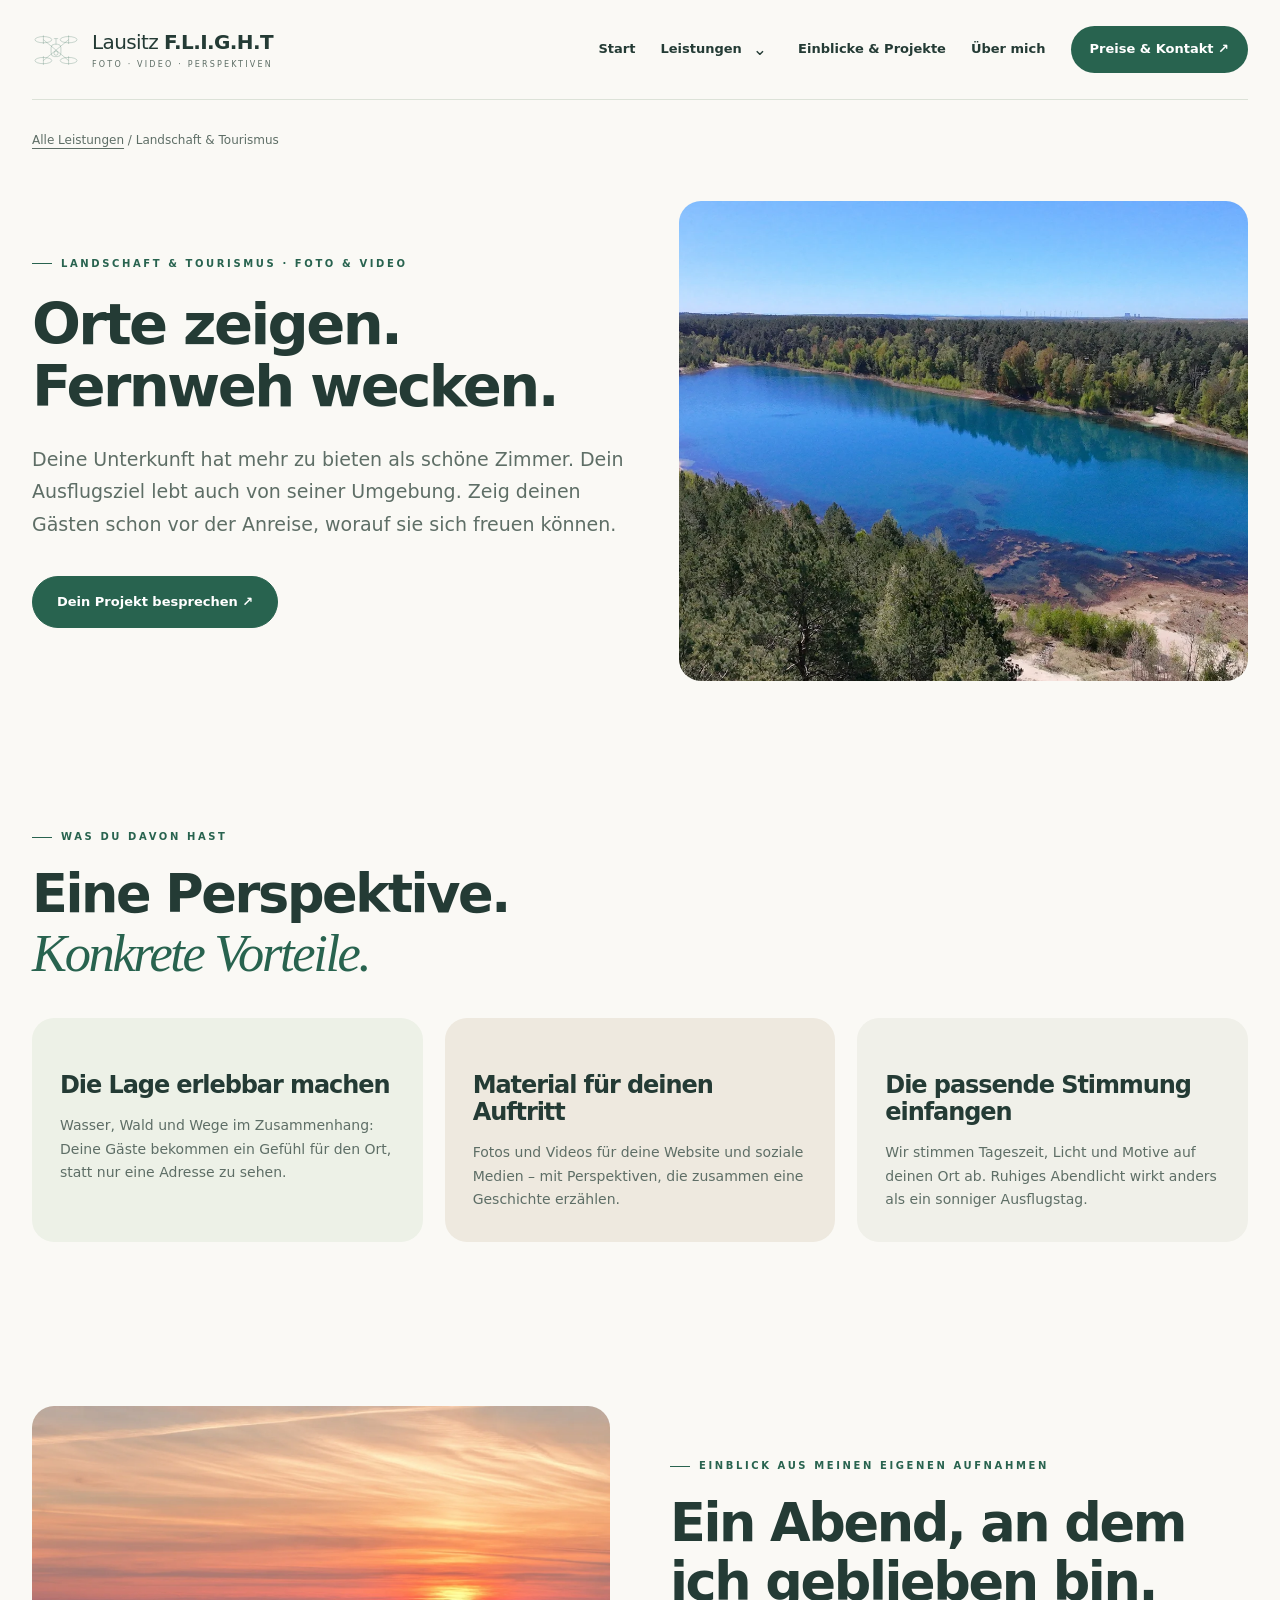
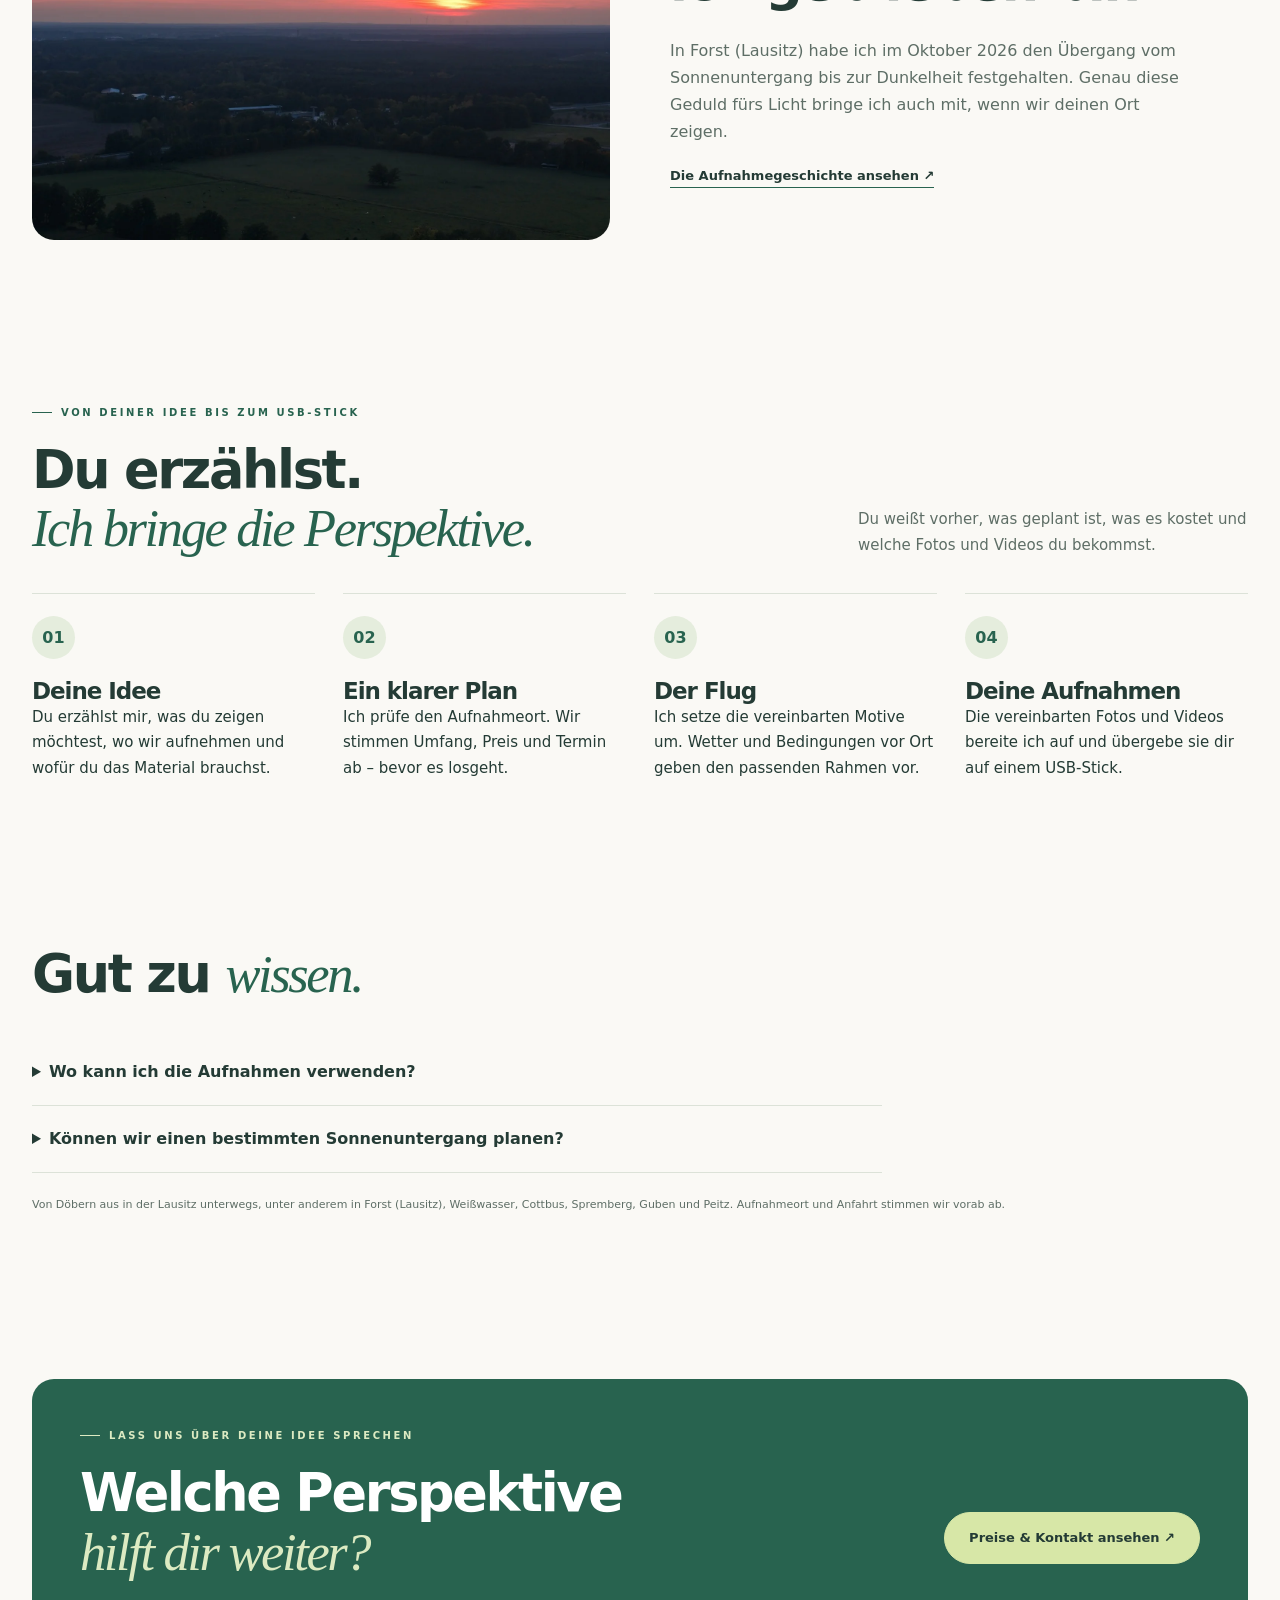
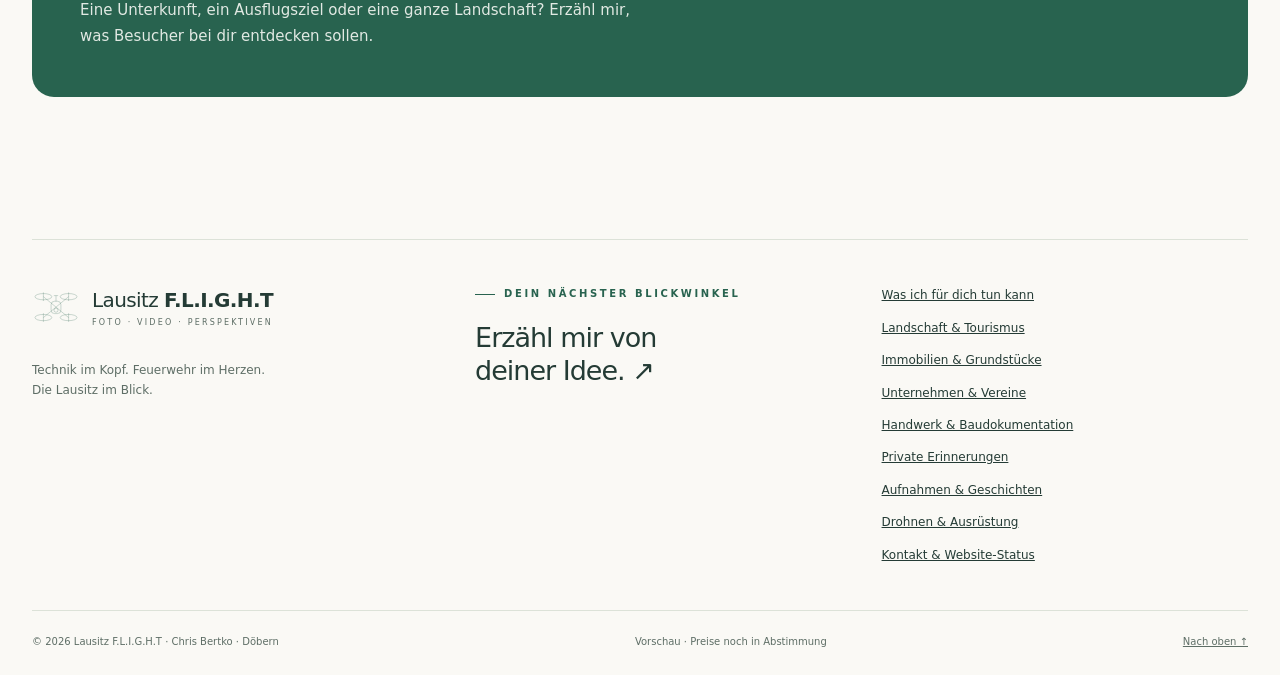
<file: landschaft-tourismus.html>
<!doctype html>
<html lang="de"><head><meta charset="utf-8"><meta name="viewport" content="width=device-width,initial-scale=1"><meta name="robots" content="noindex,follow"><meta name="theme-color" content="#faf9f5"><meta name="description" content="Deine Unterkunft hat mehr zu bieten als schöne Zimmer. Dein Ausflugsziel lebt auch von seiner Umgebung. Zeig deinen Gästen schon vor der Anreise, worauf sie sich freuen können."><meta property="og:title" content="Landschaft & Tourismus | Lausitz F.L.I.G.H.T"><meta property="og:description" content="Deine Unterkunft hat mehr zu bieten als schöne Zimmer. Dein Ausflugsziel lebt auch von seiner Umgebung. Zeig deinen Gästen schon vor der Anreise, worauf sie sich freuen können."><meta property="og:type" content="website"><meta property="og:image" content="https://crissxcross007.github.io/LausitzFlight/assets/see-tuerkis.webp"><title>Landschaft & Tourismus in der Lausitz | Lausitz F.L.I.G.H.T</title><link rel="canonical" href="https://crissxcross007.github.io/LausitzFlight/landschaft-tourismus.html"><link rel="stylesheet" href="style.css?v=20261022b"><script src="site.js?v=20261022b" defer></script></head><body><div id="site-header"></div><main id="inhalt" class="wrap"><p class="breadcrumbs"><a href="leistungen.html">Alle Leistungen</a> / Landschaft & Tourismus</p><section class="service-landing"><div><span class="eyebrow">Landschaft & Tourismus · Foto & Video</span><h1>Orte zeigen. Fernweh wecken.</h1><p class="lead">Deine Unterkunft hat mehr zu bieten als schöne Zimmer. Dein Ausflugsziel lebt auch von seiner Umgebung. Zeig deinen Gästen schon vor der Anreise, worauf sie sich freuen können.</p><a class="button" href="kontakt.html">Dein Projekt besprechen ↗</a></div><figure class="photo"><img src="assets/see-tuerkis.webp" alt="Türkisfarbener See inmitten einer Waldlandschaft" width="1600" height="902" loading="lazy" decoding="async"></figure></section><section class="section"><div class="section-head"><div><span class="eyebrow">Was du davon hast</span><h2>Eine Perspektive.<br><em>Konkrete Vorteile.</em></h2></div></div><div class="grid"><article class="benefit"><h3>Die Lage erlebbar machen</h3><p>Wasser, Wald und Wege im Zusammenhang: Deine Gäste bekommen ein Gefühl für den Ort, statt nur eine Adresse zu sehen.</p></article><article class="benefit"><h3>Material für deinen Auftritt</h3><p>Fotos und Videos für deine Website und soziale Medien – mit Perspektiven, die zusammen eine Geschichte erzählen.</p></article><article class="benefit"><h3>Die passende Stimmung einfangen</h3><p>Wir stimmen Tageszeit, Licht und Motive auf deinen Ort ab. Ruhiges Abendlicht wirkt anders als ein sonniger Ausflugstag.</p></article></div></section><section class="section split"><figure class="photo"><img src="assets/forst-sonnenuntergang.webp" alt="Goldener Sonnenuntergang über Forst (Lausitz)" width="1600" height="1200" loading="lazy" decoding="async"></figure><div class="copy"><span class="eyebrow">Einblick aus meinen eigenen Aufnahmen</span><h2>Ein Abend, an dem ich geblieben bin.</h2><p>In Forst (Lausitz) habe ich im Oktober 2026 den Übergang vom Sonnenuntergang bis zur Dunkelheit festgehalten. Genau diese Geduld fürs Licht bringe ich auch mit, wenn wir deinen Ort zeigen.</p><a class="text-link" href="aufnahmen.html#forst">Die Aufnahmegeschichte ansehen ↗</a></div></section><section class="section" id="ablauf"><div class="section-head"><div><span class="eyebrow">Von deiner Idee bis zum USB-Stick</span><h2>Du erzählst.<br><em>Ich bringe die Perspektive.</em></h2></div><p>Du weißt vorher, was geplant ist, was es kostet und welche Fotos und Videos du bekommst.</p></div><ol class="flight-process"><li><span>01</span><h3>Deine Idee</h3><p>Du erzählst mir, was du zeigen möchtest, wo wir aufnehmen und wofür du das Material brauchst.</p></li><li><span>02</span><h3>Ein klarer Plan</h3><p>Ich prüfe den Aufnahmeort. Wir stimmen Umfang, Preis und Termin ab – bevor es losgeht.</p></li><li><span>03</span><h3>Der Flug</h3><p>Ich setze die vereinbarten Motive um. Wetter und Bedingungen vor Ort geben den passenden Rahmen vor.</p></li><li><span>04</span><h3>Deine Aufnahmen</h3><p>Die vereinbarten Fotos und Videos bereite ich auf und übergebe sie dir auf einem USB-Stick.</p></li></ol></section><section class="section"><div class="section-head"><h2>Gut zu <em>wissen.</em></h2></div><div class="faq"><details><summary>Wo kann ich die Aufnahmen verwenden?</summary><p>Wir besprechen vorab, ob du Material für deine Website, soziale Medien oder andere Veröffentlichungen brauchst. Formate und Nutzungsumfang stimmen wir dazu passend ab.</p></details><details><summary>Können wir einen bestimmten Sonnenuntergang planen?</summary><p>Wir können einen passenden Zeitraum planen. Das tatsächliche Licht und die Flugbedingungen hängen vom Wetter ab; gemeinsam legen wir eine sinnvolle Alternative fest.</p></details></div><p class="micro">Von Döbern aus in der Lausitz unterwegs, unter anderem in Forst (Lausitz), Weißwasser, Cottbus, Spremberg, Guben und Peitz. Aufnahmeort und Anfahrt stimmen wir vorab ab.</p></section><section class="section"><div class="cta"><div><span class="eyebrow">Lass uns über deine Idee sprechen</span><h2>Welche Perspektive<br><em>hilft dir weiter?</em></h2><p>Eine Unterkunft, ein Ausflugsziel oder eine ganze Landschaft? Erzähl mir, was Besucher bei dir entdecken sollen.</p></div><a class="button" href="kontakt.html">Preise & Kontakt ansehen ↗</a></div></section></main><div id="site-footer"></div><noscript><p class="wrap"><a href="leistungen.html">Alle Leistungen</a> · <a href="kontakt.html">Preise & Kontakt</a></p></noscript></body></html>
</file>
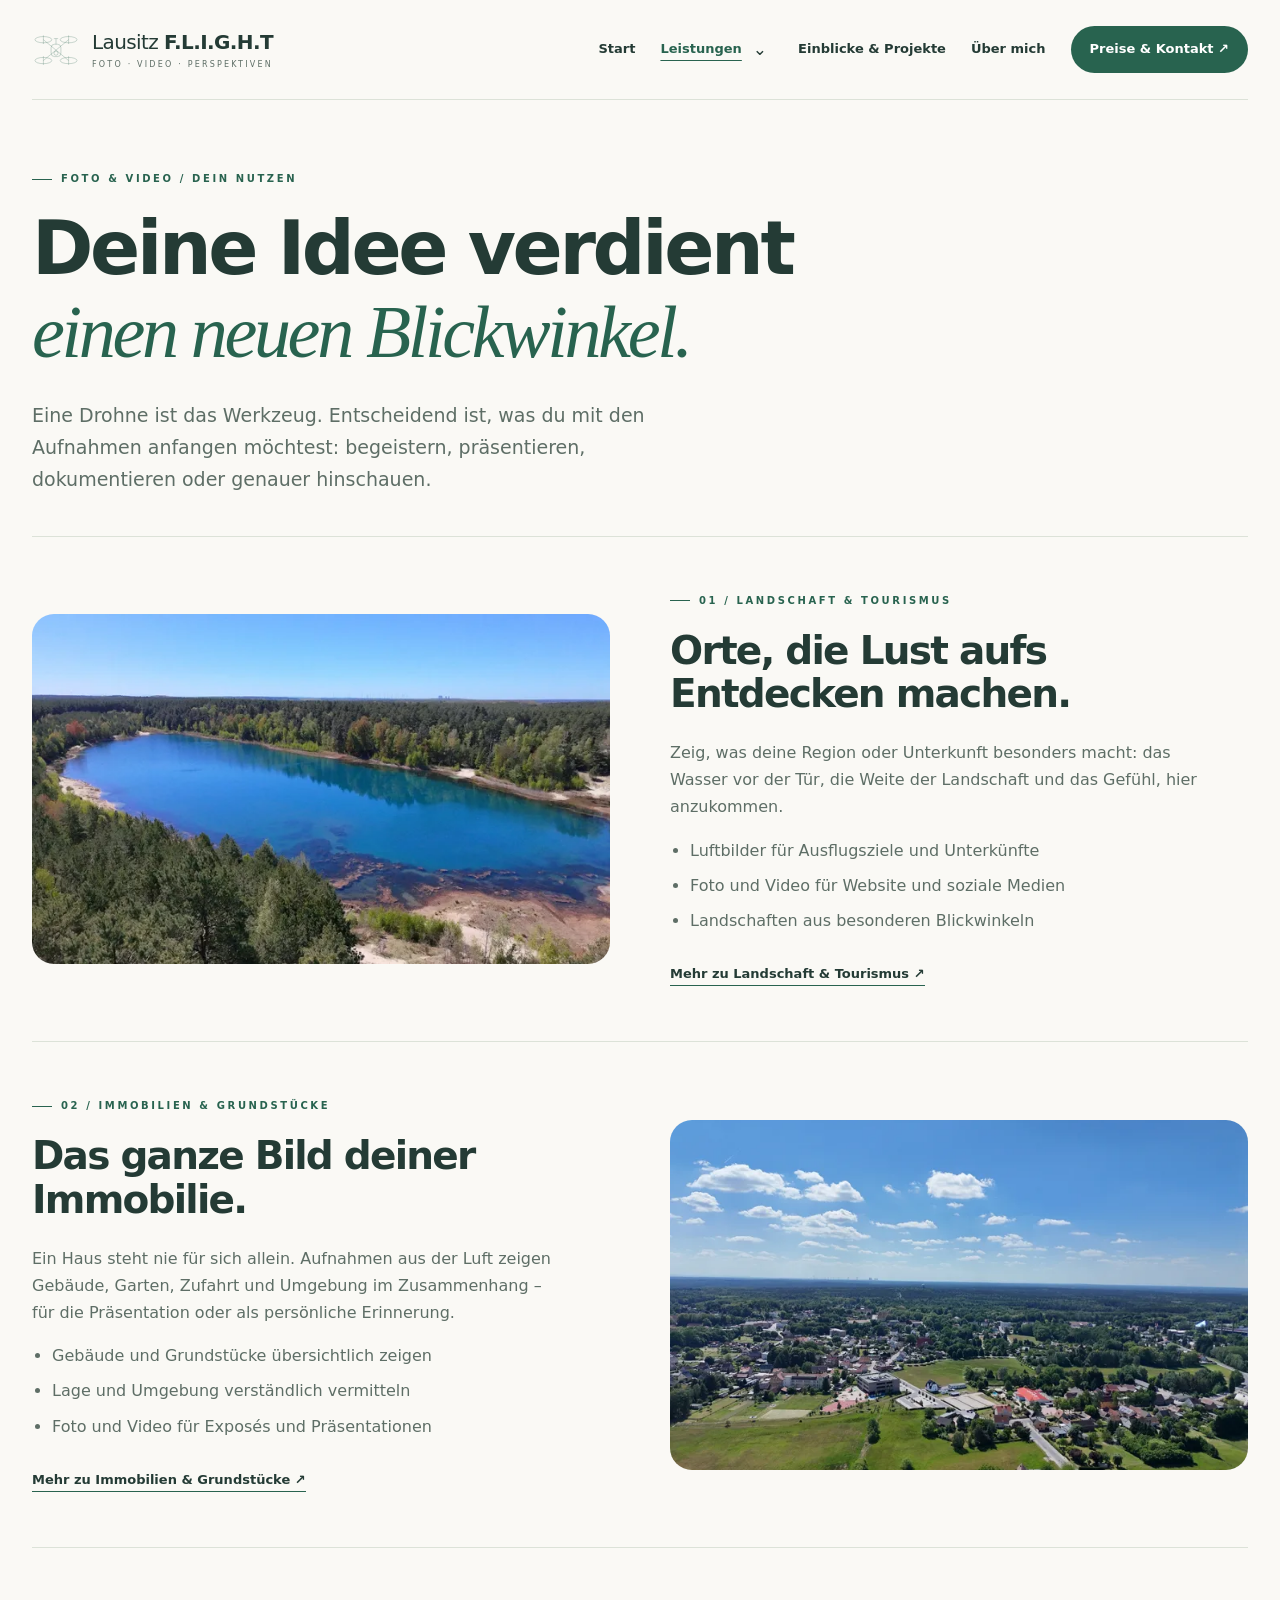
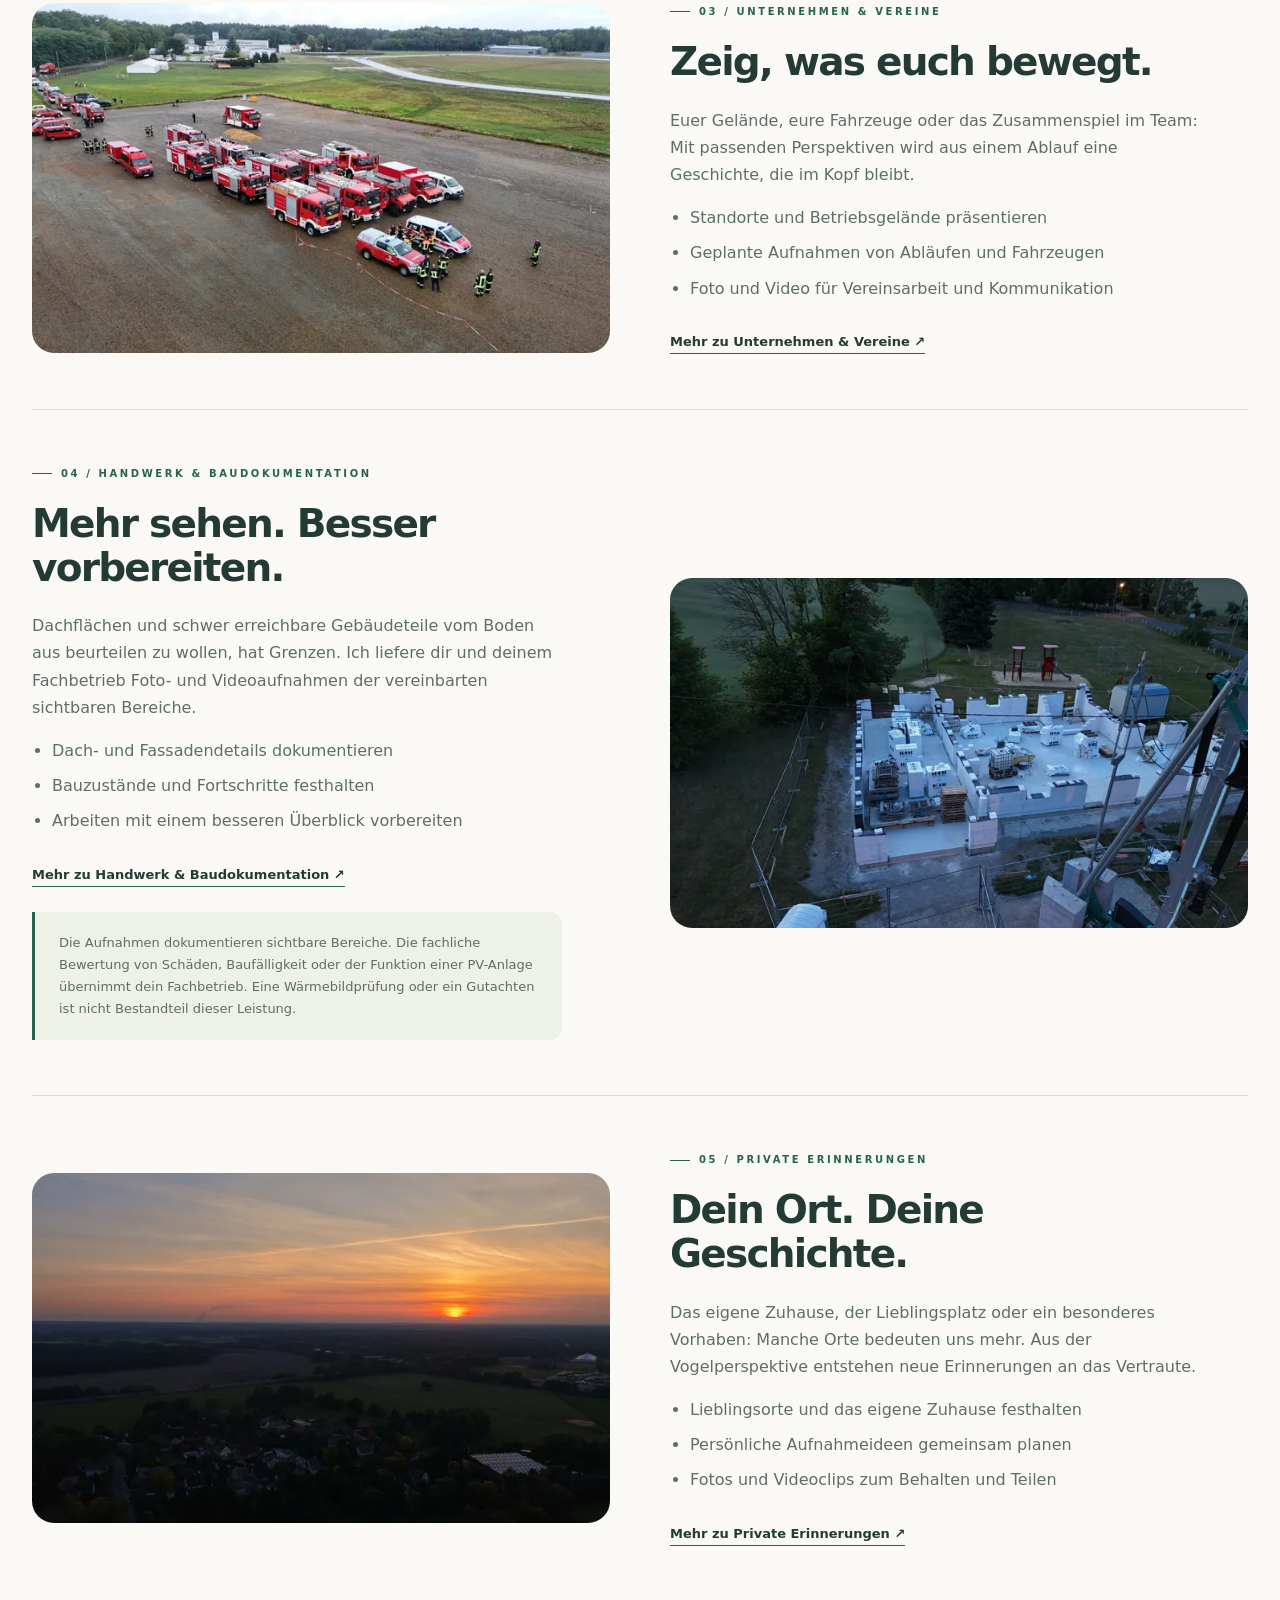
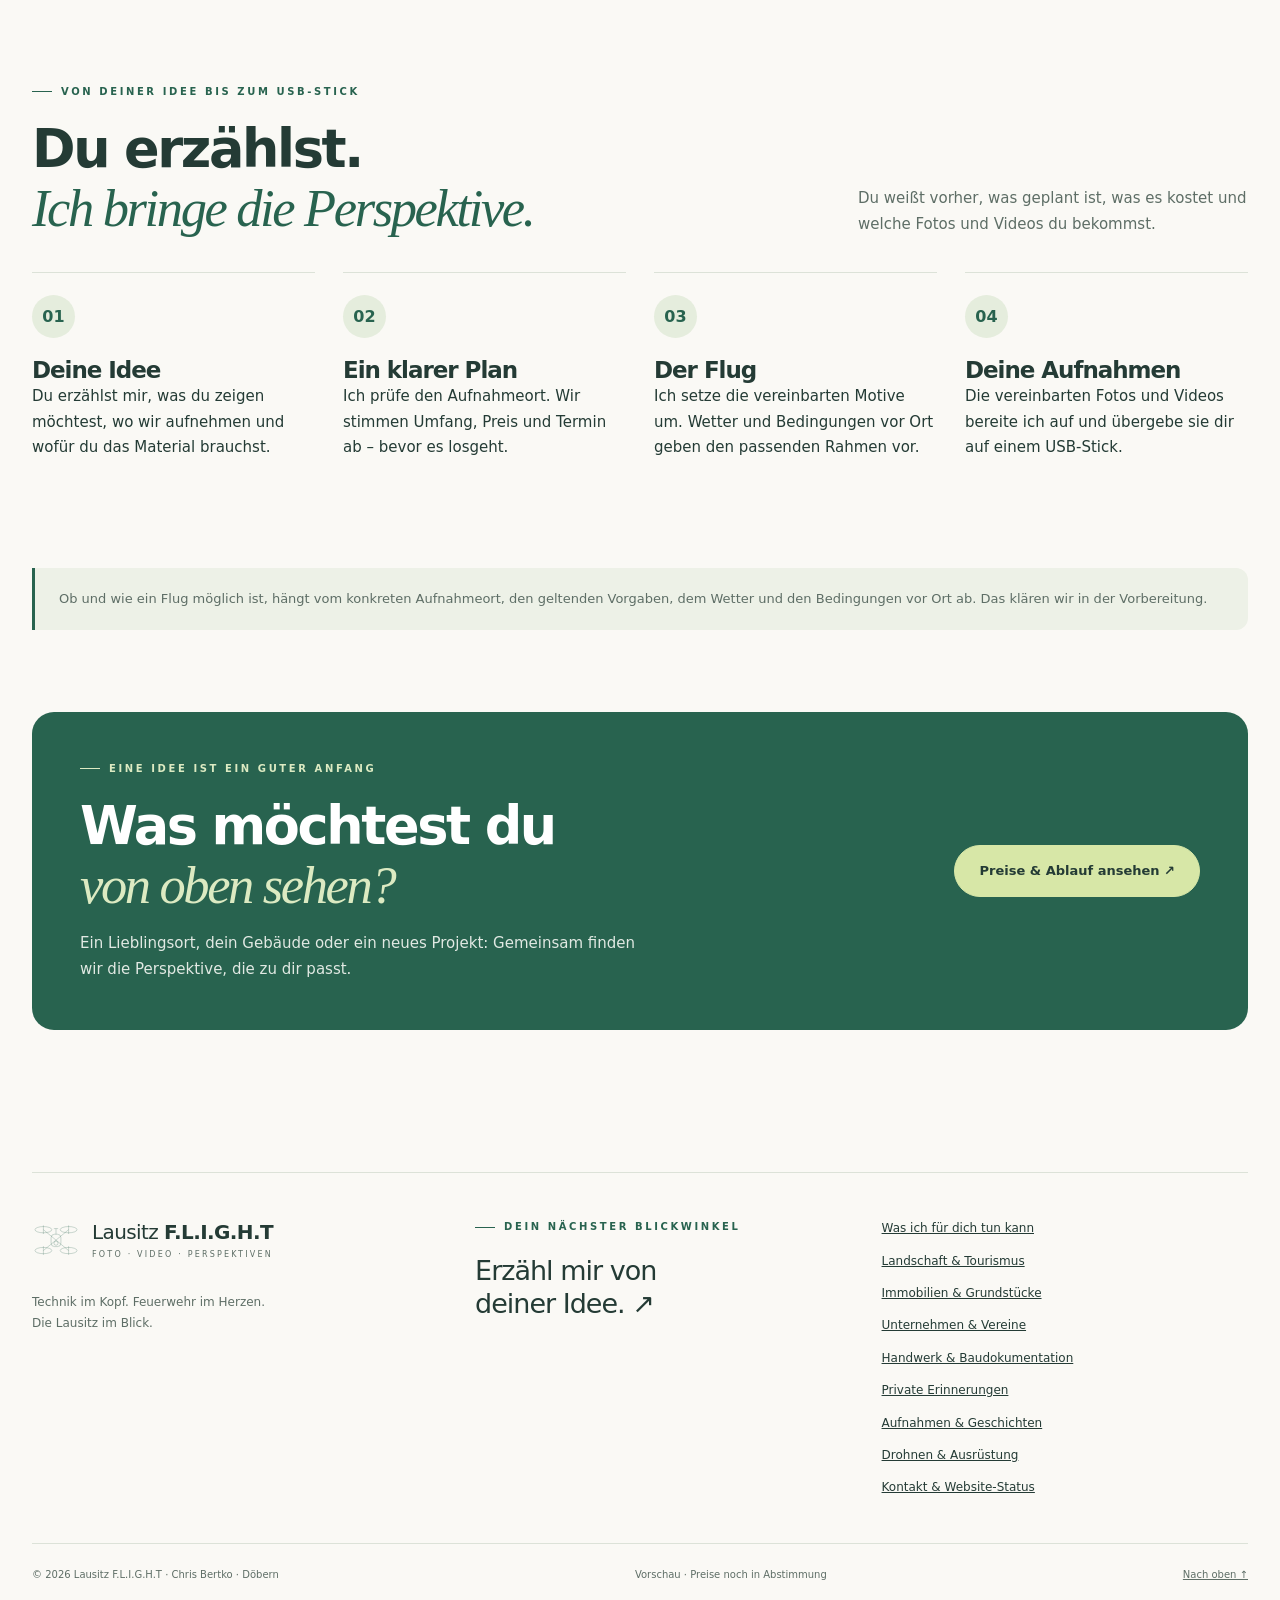
<file: leistungen.html>
<!doctype html>
<html lang="de"><head><meta charset="utf-8"><meta name="viewport" content="width=device-width,initial-scale=1"><meta name="robots" content="noindex,follow"><meta name="theme-color" content="#faf9f5"><meta name="description" content="Entdecke Foto- und Videoaufnahmen für Tourismus, Immobilien, Unternehmen, Vereine und Baudokumentation in der Lausitz."><meta property="og:title" content="Drohnenaufnahmen für Gebäude, Projekte & Erinnerungen | Lausitz F.L.I.G.H.T"><meta property="og:description" content="Entdecke Foto- und Videoaufnahmen für Tourismus, Immobilien, Unternehmen, Vereine und Baudokumentation in der Lausitz."><meta property="og:type" content="website"><meta property="og:image" content="https://crissxcross007.github.io/LausitzFlight/assets/see-tuerkis.webp"><title>Drohnenaufnahmen für Gebäude, Projekte & Erinnerungen | Lausitz F.L.I.G.H.T</title><link rel="canonical" href="https://crissxcross007.github.io/LausitzFlight/leistungen.html"><link rel="stylesheet" href="style.css?v=20261022b"><script src="site.js?v=20261022b" defer></script></head><body><div id="site-header"></div><main id="inhalt" class="wrap"><div class="page-intro"><span class="eyebrow">Foto & Video / Dein Nutzen</span><h1>Deine Idee verdient<br><em>einen neuen Blickwinkel.</em></h1><p class="lead">Eine Drohne ist das Werkzeug. Entscheidend ist, was du mit den Aufnahmen anfangen möchtest: begeistern, präsentieren, dokumentieren oder genauer hinschauen.</p></div><section class="service-detail split" id="bereich-1"><figure class="photo "><img src="assets/see-tuerkis.webp" srcset="assets/see-tuerkis-sm.webp 720w, assets/see-tuerkis.webp 1600w" sizes="(max-width:800px) 100vw, 50vw" alt="Türkisfarbener See in einer Waldlandschaft" width="1600" height="902" loading="lazy" decoding="async"></figure><div class="copy"><span class="eyebrow">01 / Landschaft & Tourismus</span><h2>Orte, die Lust aufs Entdecken machen.</h2><p>Zeig, was deine Region oder Unterkunft besonders macht: das Wasser vor der Tür, die Weite der Landschaft und das Gefühl, hier anzukommen.</p><ul><li>Luftbilder für Ausflugsziele und Unterkünfte</li><li>Foto und Video für Website und soziale Medien</li><li>Landschaften aus besonderen Blickwinkeln</li></ul><a class="text-link" href="landschaft-tourismus.html">Mehr zu Landschaft & Tourismus ↗</a></div></section><section class="service-detail split" id="bereich-2"><figure class="photo "><img src="assets/ort-aus-der-luft.webp" srcset="assets/ort-aus-der-luft-sm.webp 720w, assets/ort-aus-der-luft.webp 1600w" sizes="(max-width:800px) 100vw, 50vw" alt="Ortschaft zwischen Feldern und Wald aus der Luft" width="1600" height="1200" loading="lazy" decoding="async"></figure><div class="copy"><span class="eyebrow">02 / Immobilien & Grundstücke</span><h2>Das ganze Bild deiner Immobilie.</h2><p>Ein Haus steht nie für sich allein. Aufnahmen aus der Luft zeigen Gebäude, Garten, Zufahrt und Umgebung im Zusammenhang – für die Präsentation oder als persönliche Erinnerung.</p><ul><li>Gebäude und Grundstücke übersichtlich zeigen</li><li>Lage und Umgebung verständlich vermitteln</li><li>Foto und Video für Exposés und Präsentationen</li></ul><a class="text-link" href="immobilien-grundstuecke.html">Mehr zu Immobilien & Grundstücke ↗</a></div></section><section class="service-detail split" id="bereich-3"><figure class="photo "><img src="assets/neuhausen-kolonne.webp" srcset="assets/neuhausen-kolonne-sm.webp 720w, assets/neuhausen-kolonne.webp 1600w" sizes="(max-width:800px) 100vw, 50vw" alt="Feuerwehrfahrzeuge auf dem Flugplatz Neuhausen/Spree" width="1600" height="900" loading="lazy" decoding="async"></figure><div class="copy"><span class="eyebrow">03 / Unternehmen & Vereine</span><h2>Zeig, was euch bewegt.</h2><p>Euer Gelände, eure Fahrzeuge oder das Zusammenspiel im Team: Mit passenden Perspektiven wird aus einem Ablauf eine Geschichte, die im Kopf bleibt.</p><ul><li>Standorte und Betriebsgelände präsentieren</li><li>Geplante Aufnahmen von Abläufen und Fahrzeugen</li><li>Foto und Video für Vereinsarbeit und Kommunikation</li></ul><a class="text-link" href="unternehmen-vereine.html">Mehr zu Unternehmen & Vereine ↗</a></div></section><section class="service-detail split" id="bereich-4"><figure class="photo "><img src="assets/bau-rohbau.webp" srcset="assets/bau-rohbau-sm.webp 720w, assets/bau-rohbau.webp 1600w" sizes="(max-width:800px) 100vw, 50vw" alt="Rohbau mit sichtbarer Raumaufteilung aus der Luft" width="1600" height="1200" loading="lazy" decoding="async"></figure><div class="copy"><span class="eyebrow">04 / Handwerk & Baudokumentation</span><h2>Mehr sehen. Besser vorbereiten.</h2><p>Dachflächen und schwer erreichbare Gebäudeteile vom Boden aus beurteilen zu wollen, hat Grenzen. Ich liefere dir und deinem Fachbetrieb Foto- und Videoaufnahmen der vereinbarten sichtbaren Bereiche.</p><ul><li>Dach- und Fassadendetails dokumentieren</li><li>Bauzustände und Fortschritte festhalten</li><li>Arbeiten mit einem besseren Überblick vorbereiten</li></ul><a class="text-link" href="dach-baudokumentation.html">Mehr zu Handwerk & Baudokumentation ↗</a><p class="notice">Die Aufnahmen dokumentieren sichtbare Bereiche. Die fachliche Bewertung von Schäden, Baufälligkeit oder der Funktion einer PV-Anlage übernimmt dein Fachbetrieb. Eine Wärmebildprüfung oder ein Gutachten ist nicht Bestandteil dieser Leistung.</p></div></section><section class="service-detail split" id="bereich-5"><figure class="photo "><img src="assets/forst-abend.webp" srcset="assets/forst-abend-sm.webp 720w, assets/forst-abend.webp 1536w" sizes="(max-width:800px) 100vw, 50vw" alt="Abendlicht über Forst in der Lausitz" width="1536" height="1024" loading="lazy" decoding="async"></figure><div class="copy"><span class="eyebrow">05 / Private Erinnerungen</span><h2>Dein Ort. Deine Geschichte.</h2><p>Das eigene Zuhause, der Lieblingsplatz oder ein besonderes Vorhaben: Manche Orte bedeuten uns mehr. Aus der Vogelperspektive entstehen neue Erinnerungen an das Vertraute.</p><ul><li>Lieblingsorte und das eigene Zuhause festhalten</li><li>Persönliche Aufnahmeideen gemeinsam planen</li><li>Fotos und Videoclips zum Behalten und Teilen</li></ul><a class="text-link" href="private-erinnerungen.html">Mehr zu Private Erinnerungen ↗</a></div></section><section class="section" id="ablauf"><div class="section-head"><div><span class="eyebrow">Von deiner Idee bis zum USB-Stick</span><h2>Du erzählst.<br><em>Ich bringe die Perspektive.</em></h2></div><p>Du weißt vorher, was geplant ist, was es kostet und welche Fotos und Videos du bekommst.</p></div><ol class="flight-process"><li><span>01</span><h3>Deine Idee</h3><p>Du erzählst mir, was du zeigen möchtest, wo wir aufnehmen und wofür du das Material brauchst.</p></li><li><span>02</span><h3>Ein klarer Plan</h3><p>Ich prüfe den Aufnahmeort. Wir stimmen Umfang, Preis und Termin ab – bevor es losgeht.</p></li><li><span>03</span><h3>Der Flug</h3><p>Ich setze die vereinbarten Motive um. Wetter und Bedingungen vor Ort geben den passenden Rahmen vor.</p></li><li><span>04</span><h3>Deine Aufnahmen</h3><p>Die vereinbarten Fotos und Videos bereite ich auf und übergebe sie dir auf einem USB-Stick.</p></li></ol></section><div class="notice">Ob und wie ein Flug möglich ist, hängt vom konkreten Aufnahmeort, den geltenden Vorgaben, dem Wetter und den Bedingungen vor Ort ab. Das klären wir in der Vorbereitung.</div><section class="section"><div class="cta"><div><span class="eyebrow">Eine Idee ist ein guter Anfang</span><h2>Was möchtest du<br><em>von oben sehen?</em></h2><p>Ein Lieblingsort, dein Gebäude oder ein neues Projekt: Gemeinsam finden wir die Perspektive, die zu dir passt.</p></div><a class="button" href="kontakt.html">Preise & Ablauf ansehen ↗</a></div></section></main><div id="site-footer"></div><noscript><p class="wrap noscript-nav">Navigation: <a href="index.html">Start</a> · <a href="leistungen.html">Leistungen</a> · <a href="aufnahmen.html">Einblicke & Projekte</a> · <a href="ueber-mich.html">Über mich</a> · <a href="kontakt.html">Preise & Kontakt</a></p></noscript></body></html>
</file>
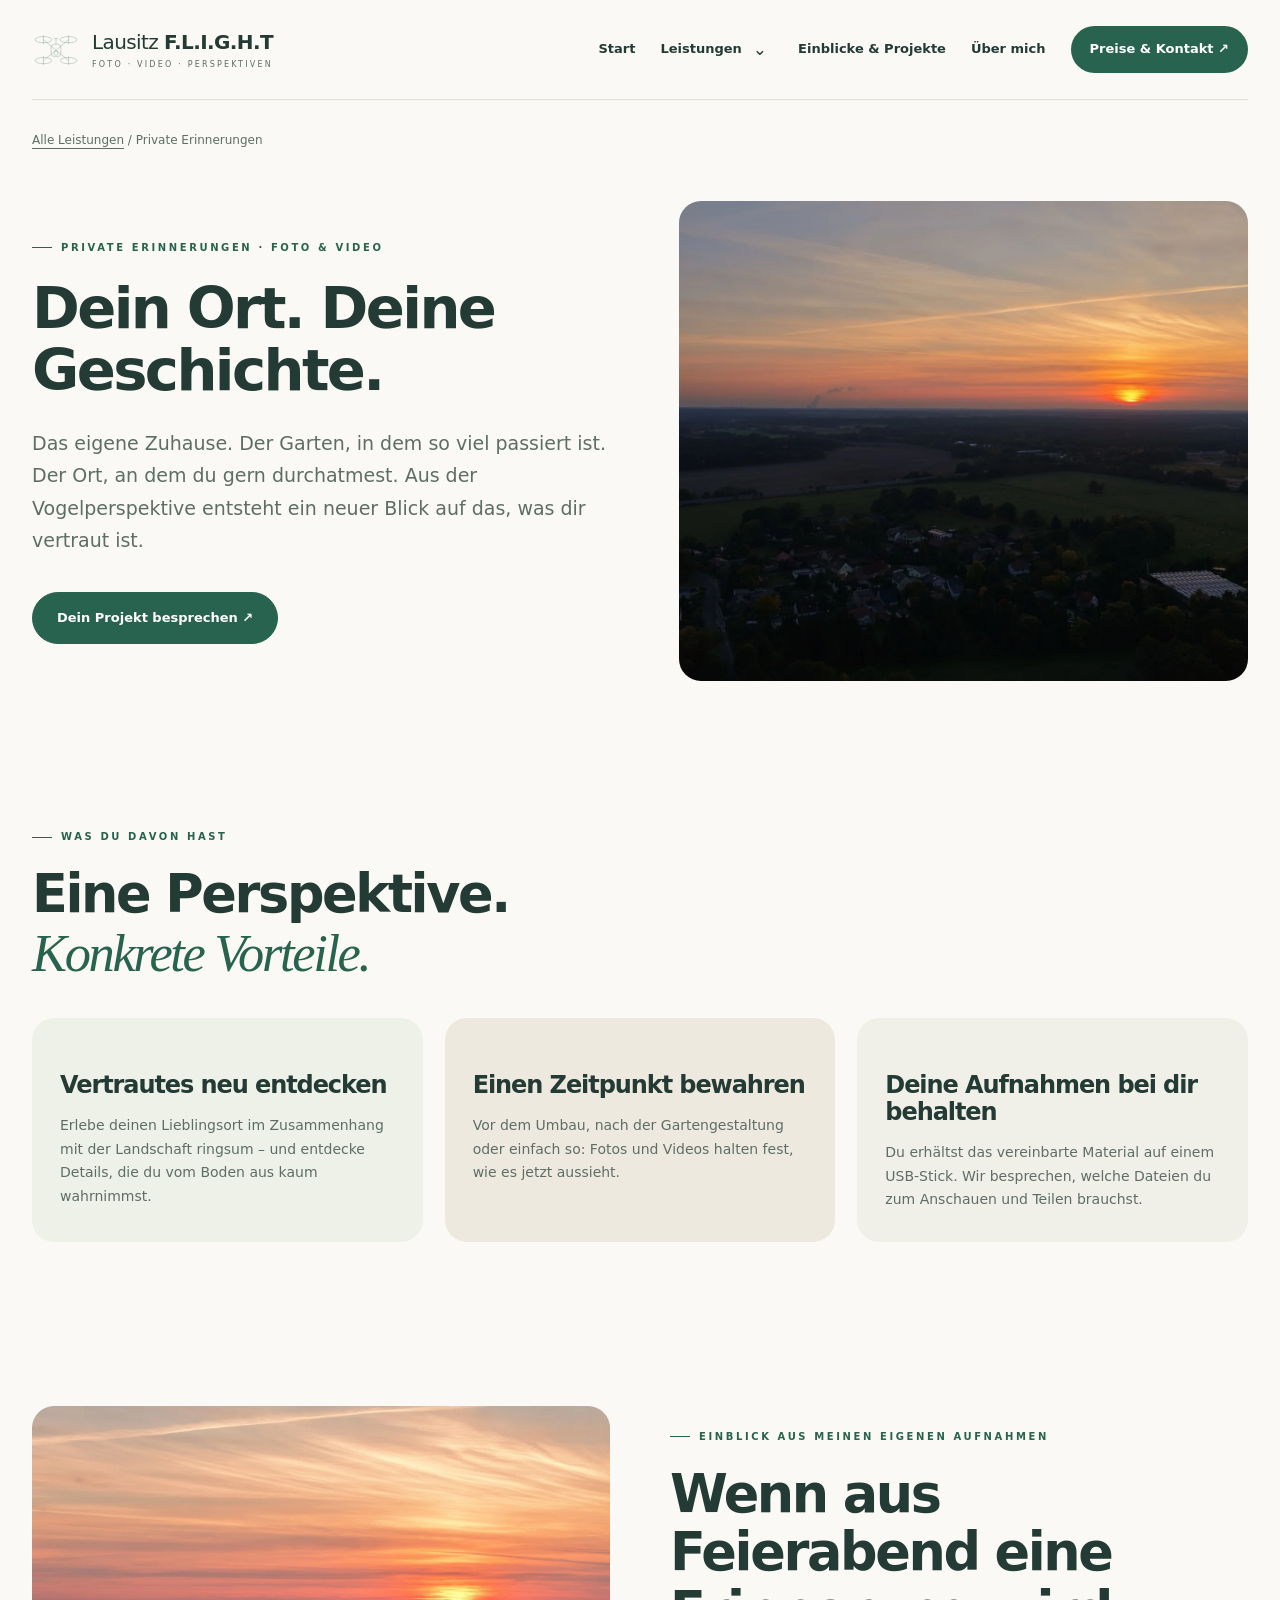
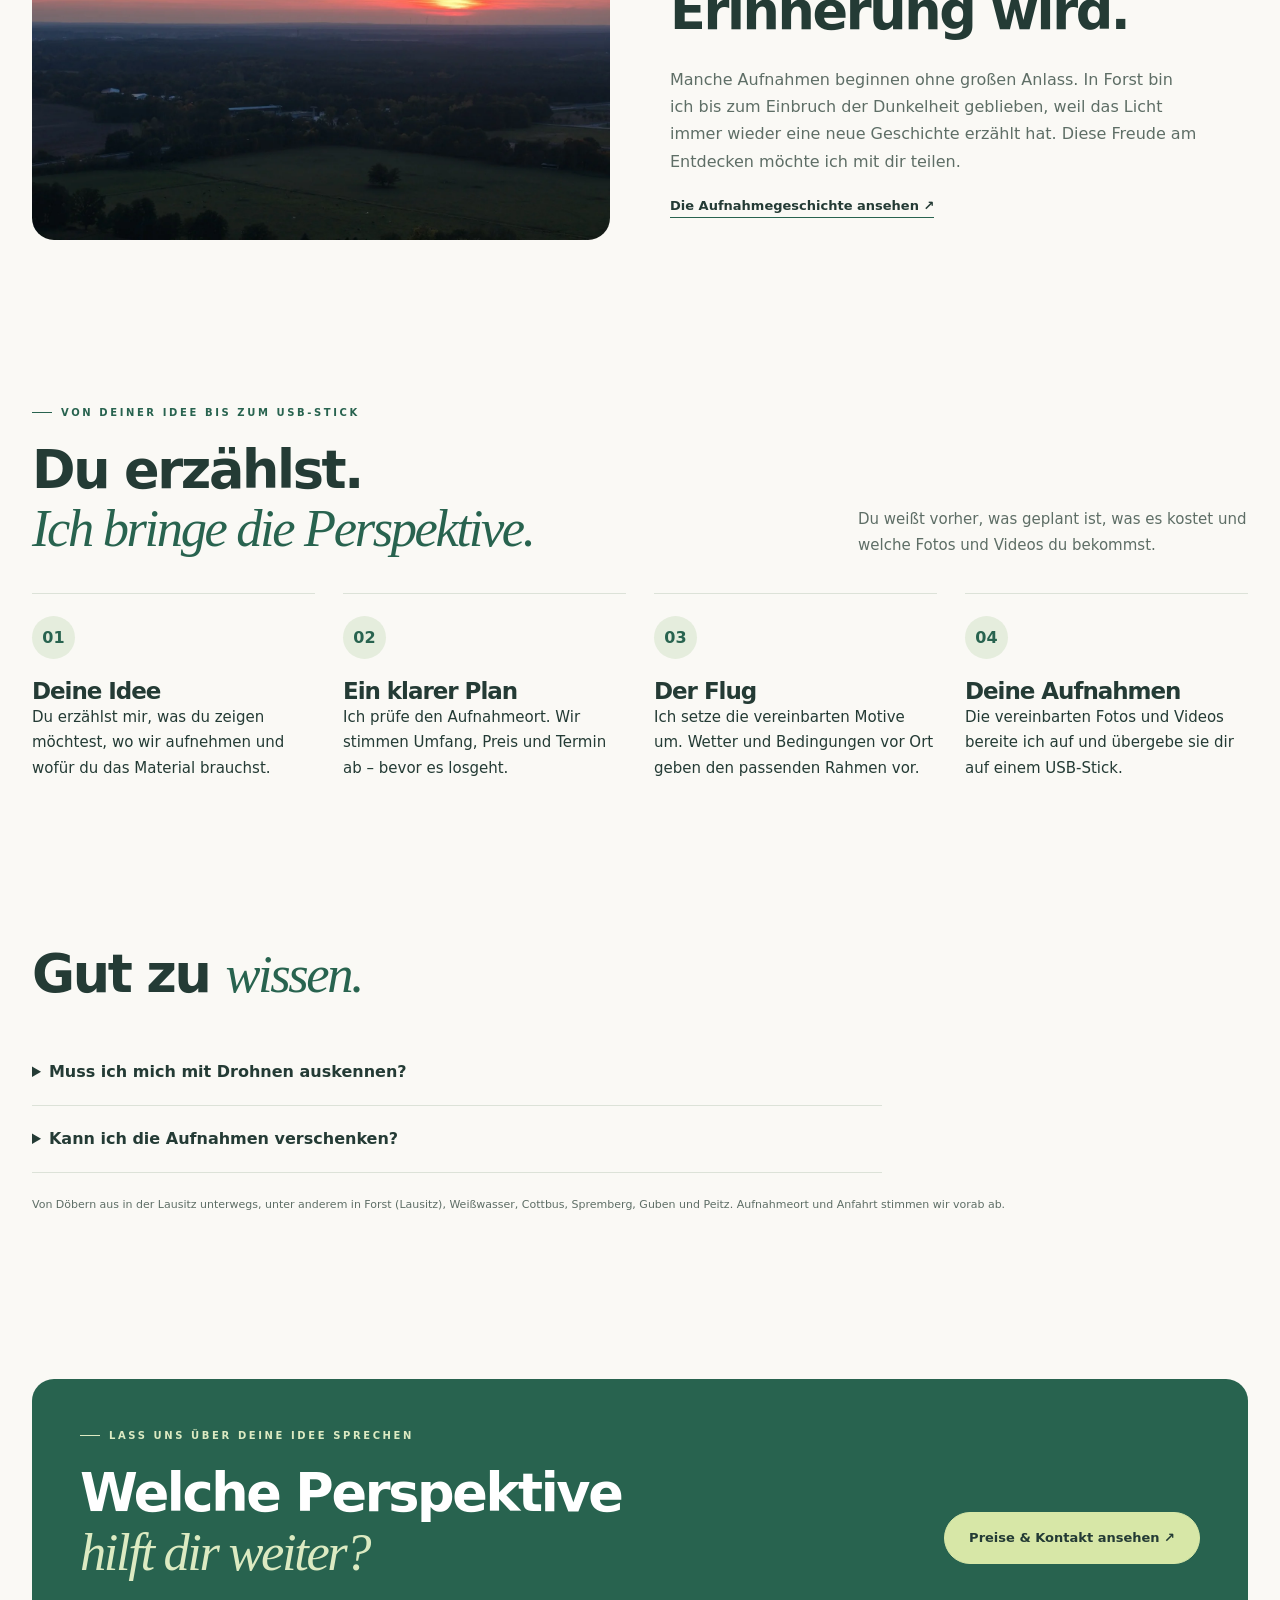
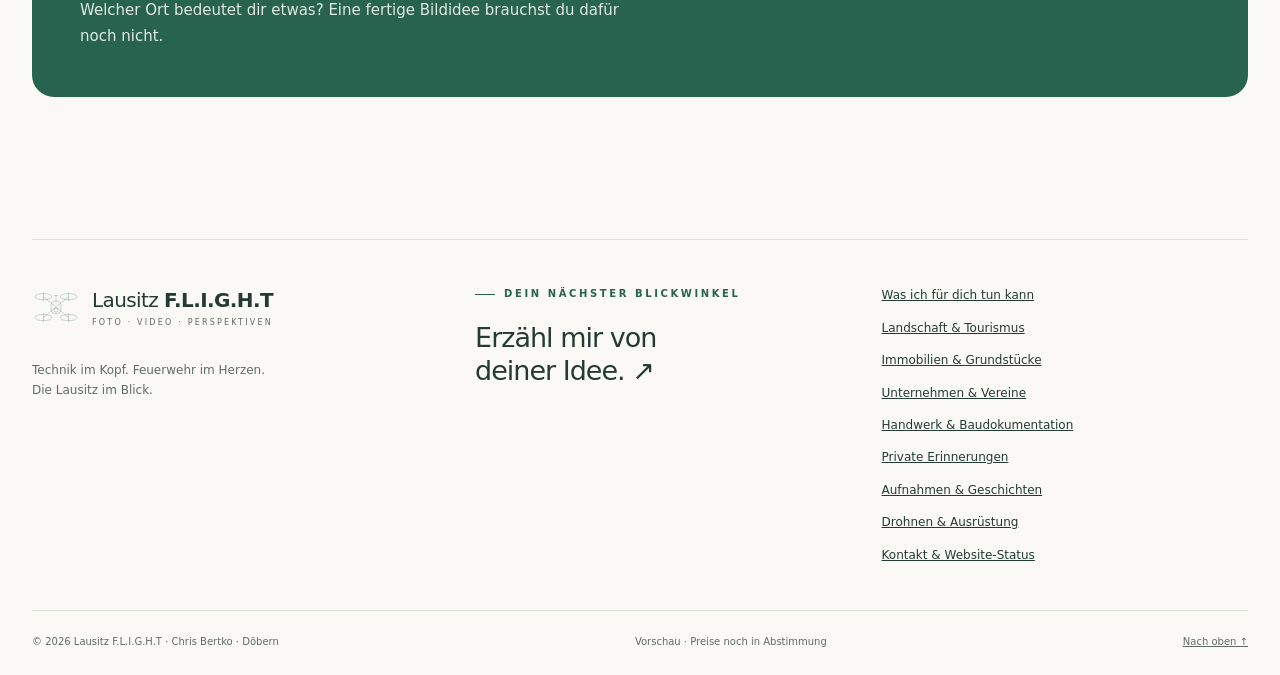
<file: private-erinnerungen.html>
<!doctype html>
<html lang="de"><head><meta charset="utf-8"><meta name="viewport" content="width=device-width,initial-scale=1"><meta name="robots" content="noindex,follow"><meta name="theme-color" content="#faf9f5"><meta name="description" content="Das eigene Zuhause. Der Garten, in dem so viel passiert ist. Der Ort, an dem du gern durchatmest. Aus der Vogelperspektive entsteht ein neuer Blick auf das, was dir vertraut ist."><meta property="og:title" content="Private Erinnerungen | Lausitz F.L.I.G.H.T"><meta property="og:description" content="Das eigene Zuhause. Der Garten, in dem so viel passiert ist. Der Ort, an dem du gern durchatmest. Aus der Vogelperspektive entsteht ein neuer Blick auf das, was dir vertraut ist."><meta property="og:type" content="website"><meta property="og:image" content="https://crissxcross007.github.io/LausitzFlight/assets/forst-abend.webp"><title>Private Erinnerungen in der Lausitz | Lausitz F.L.I.G.H.T</title><link rel="canonical" href="https://crissxcross007.github.io/LausitzFlight/private-erinnerungen.html"><link rel="stylesheet" href="style.css?v=20261022b"><script src="site.js?v=20261022b" defer></script></head><body><div id="site-header"></div><main id="inhalt" class="wrap"><p class="breadcrumbs"><a href="leistungen.html">Alle Leistungen</a> / Private Erinnerungen</p><section class="service-landing"><div><span class="eyebrow">Private Erinnerungen · Foto & Video</span><h1>Dein Ort. Deine Geschichte.</h1><p class="lead">Das eigene Zuhause. Der Garten, in dem so viel passiert ist. Der Ort, an dem du gern durchatmest. Aus der Vogelperspektive entsteht ein neuer Blick auf das, was dir vertraut ist.</p><a class="button" href="kontakt.html">Dein Projekt besprechen ↗</a></div><figure class="photo"><img src="assets/forst-abend.webp" alt="Abendlicht über Forst in der Lausitz" width="1536" height="1024" loading="lazy" decoding="async"></figure></section><section class="section"><div class="section-head"><div><span class="eyebrow">Was du davon hast</span><h2>Eine Perspektive.<br><em>Konkrete Vorteile.</em></h2></div></div><div class="grid"><article class="benefit"><h3>Vertrautes neu entdecken</h3><p>Erlebe deinen Lieblingsort im Zusammenhang mit der Landschaft ringsum – und entdecke Details, die du vom Boden aus kaum wahrnimmst.</p></article><article class="benefit"><h3>Einen Zeitpunkt bewahren</h3><p>Vor dem Umbau, nach der Gartengestaltung oder einfach so: Fotos und Videos halten fest, wie es jetzt aussieht.</p></article><article class="benefit"><h3>Deine Aufnahmen bei dir behalten</h3><p>Du erhältst das vereinbarte Material auf einem USB-Stick. Wir besprechen, welche Dateien du zum Anschauen und Teilen brauchst.</p></article></div></section><section class="section split"><figure class="photo"><img src="assets/forst-sonnenuntergang.webp" alt="Goldener Sonnenuntergang über Forst (Lausitz)" width="1600" height="1200" loading="lazy" decoding="async"></figure><div class="copy"><span class="eyebrow">Einblick aus meinen eigenen Aufnahmen</span><h2>Wenn aus Feierabend eine Erinnerung wird.</h2><p>Manche Aufnahmen beginnen ohne großen Anlass. In Forst bin ich bis zum Einbruch der Dunkelheit geblieben, weil das Licht immer wieder eine neue Geschichte erzählt hat. Diese Freude am Entdecken möchte ich mit dir teilen.</p><a class="text-link" href="aufnahmen.html#forst">Die Aufnahmegeschichte ansehen ↗</a></div></section><section class="section" id="ablauf"><div class="section-head"><div><span class="eyebrow">Von deiner Idee bis zum USB-Stick</span><h2>Du erzählst.<br><em>Ich bringe die Perspektive.</em></h2></div><p>Du weißt vorher, was geplant ist, was es kostet und welche Fotos und Videos du bekommst.</p></div><ol class="flight-process"><li><span>01</span><h3>Deine Idee</h3><p>Du erzählst mir, was du zeigen möchtest, wo wir aufnehmen und wofür du das Material brauchst.</p></li><li><span>02</span><h3>Ein klarer Plan</h3><p>Ich prüfe den Aufnahmeort. Wir stimmen Umfang, Preis und Termin ab – bevor es losgeht.</p></li><li><span>03</span><h3>Der Flug</h3><p>Ich setze die vereinbarten Motive um. Wetter und Bedingungen vor Ort geben den passenden Rahmen vor.</p></li><li><span>04</span><h3>Deine Aufnahmen</h3><p>Die vereinbarten Fotos und Videos bereite ich auf und übergebe sie dir auf einem USB-Stick.</p></li></ol></section><section class="section"><div class="section-head"><h2>Gut zu <em>wissen.</em></h2></div><div class="faq"><details><summary>Muss ich mich mit Drohnen auskennen?</summary><p>Überhaupt nicht. Du erzählst mir, was du festhalten möchtest. Ich kümmere mich um die passenden Perspektiven und die Flugplanung.</p></details><details><summary>Kann ich die Aufnahmen verschenken?</summary><p>Wenn du einen Ort für jemanden festhalten möchtest, besprechen wir zuerst die Idee, die nötigen Abstimmungen und die Möglichkeiten vor Ort.</p></details></div><p class="micro">Von Döbern aus in der Lausitz unterwegs, unter anderem in Forst (Lausitz), Weißwasser, Cottbus, Spremberg, Guben und Peitz. Aufnahmeort und Anfahrt stimmen wir vorab ab.</p></section><section class="section"><div class="cta"><div><span class="eyebrow">Lass uns über deine Idee sprechen</span><h2>Welche Perspektive<br><em>hilft dir weiter?</em></h2><p>Welcher Ort bedeutet dir etwas? Eine fertige Bildidee brauchst du dafür noch nicht.</p></div><a class="button" href="kontakt.html">Preise & Kontakt ansehen ↗</a></div></section></main><div id="site-footer"></div><noscript><p class="wrap"><a href="leistungen.html">Alle Leistungen</a> · <a href="kontakt.html">Preise & Kontakt</a></p></noscript></body></html>
</file>
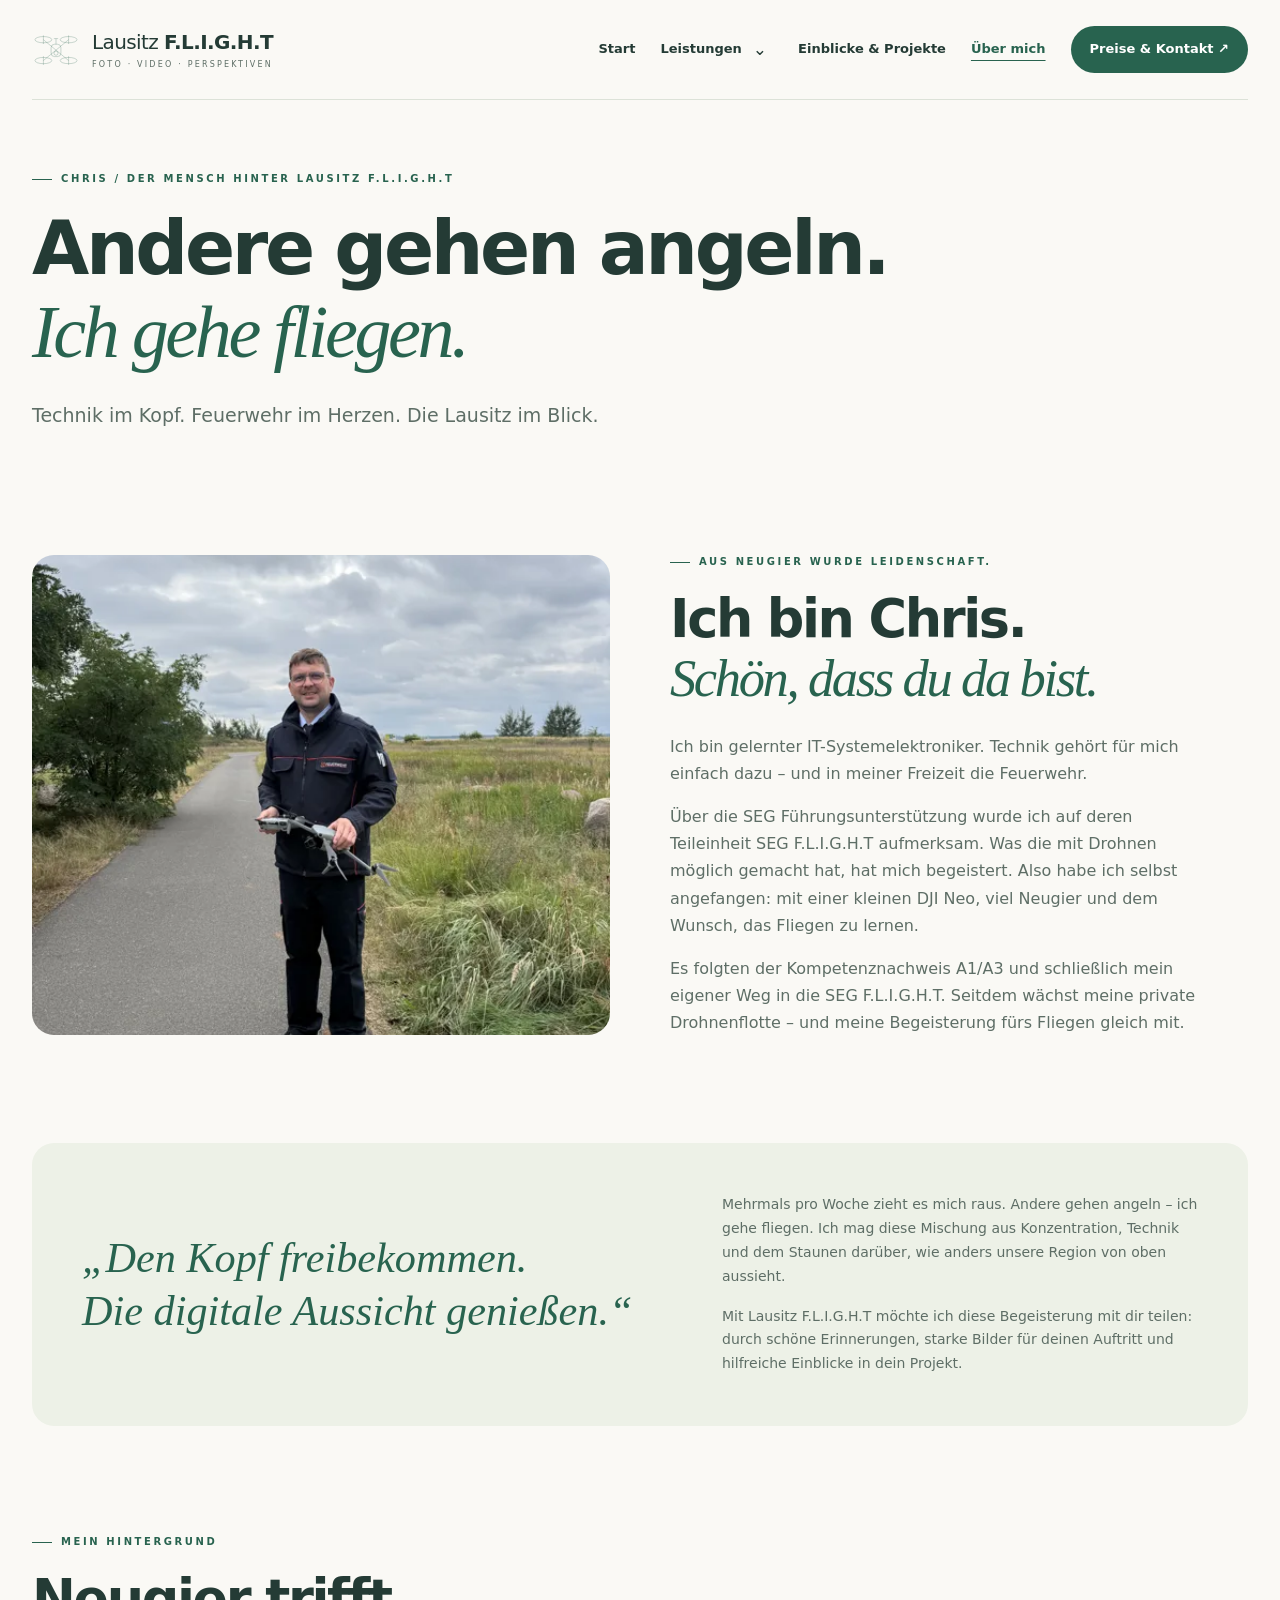
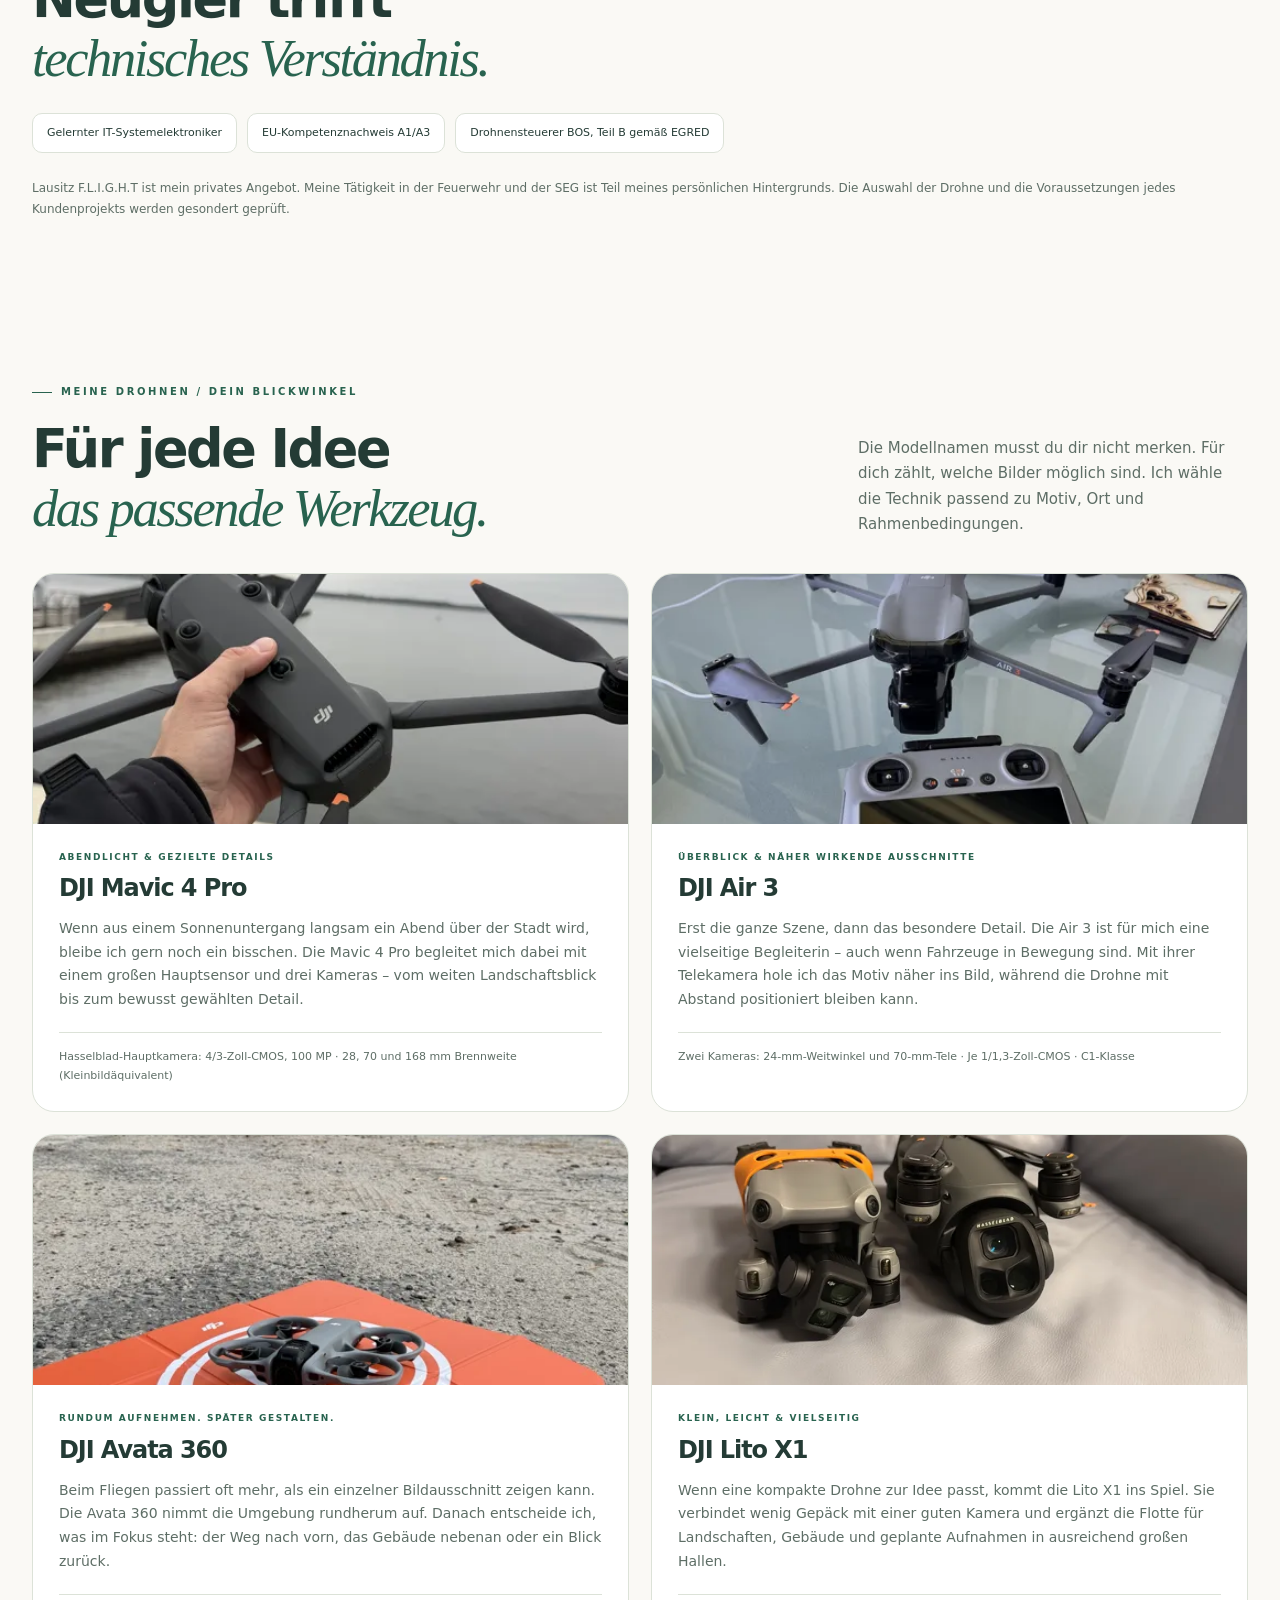
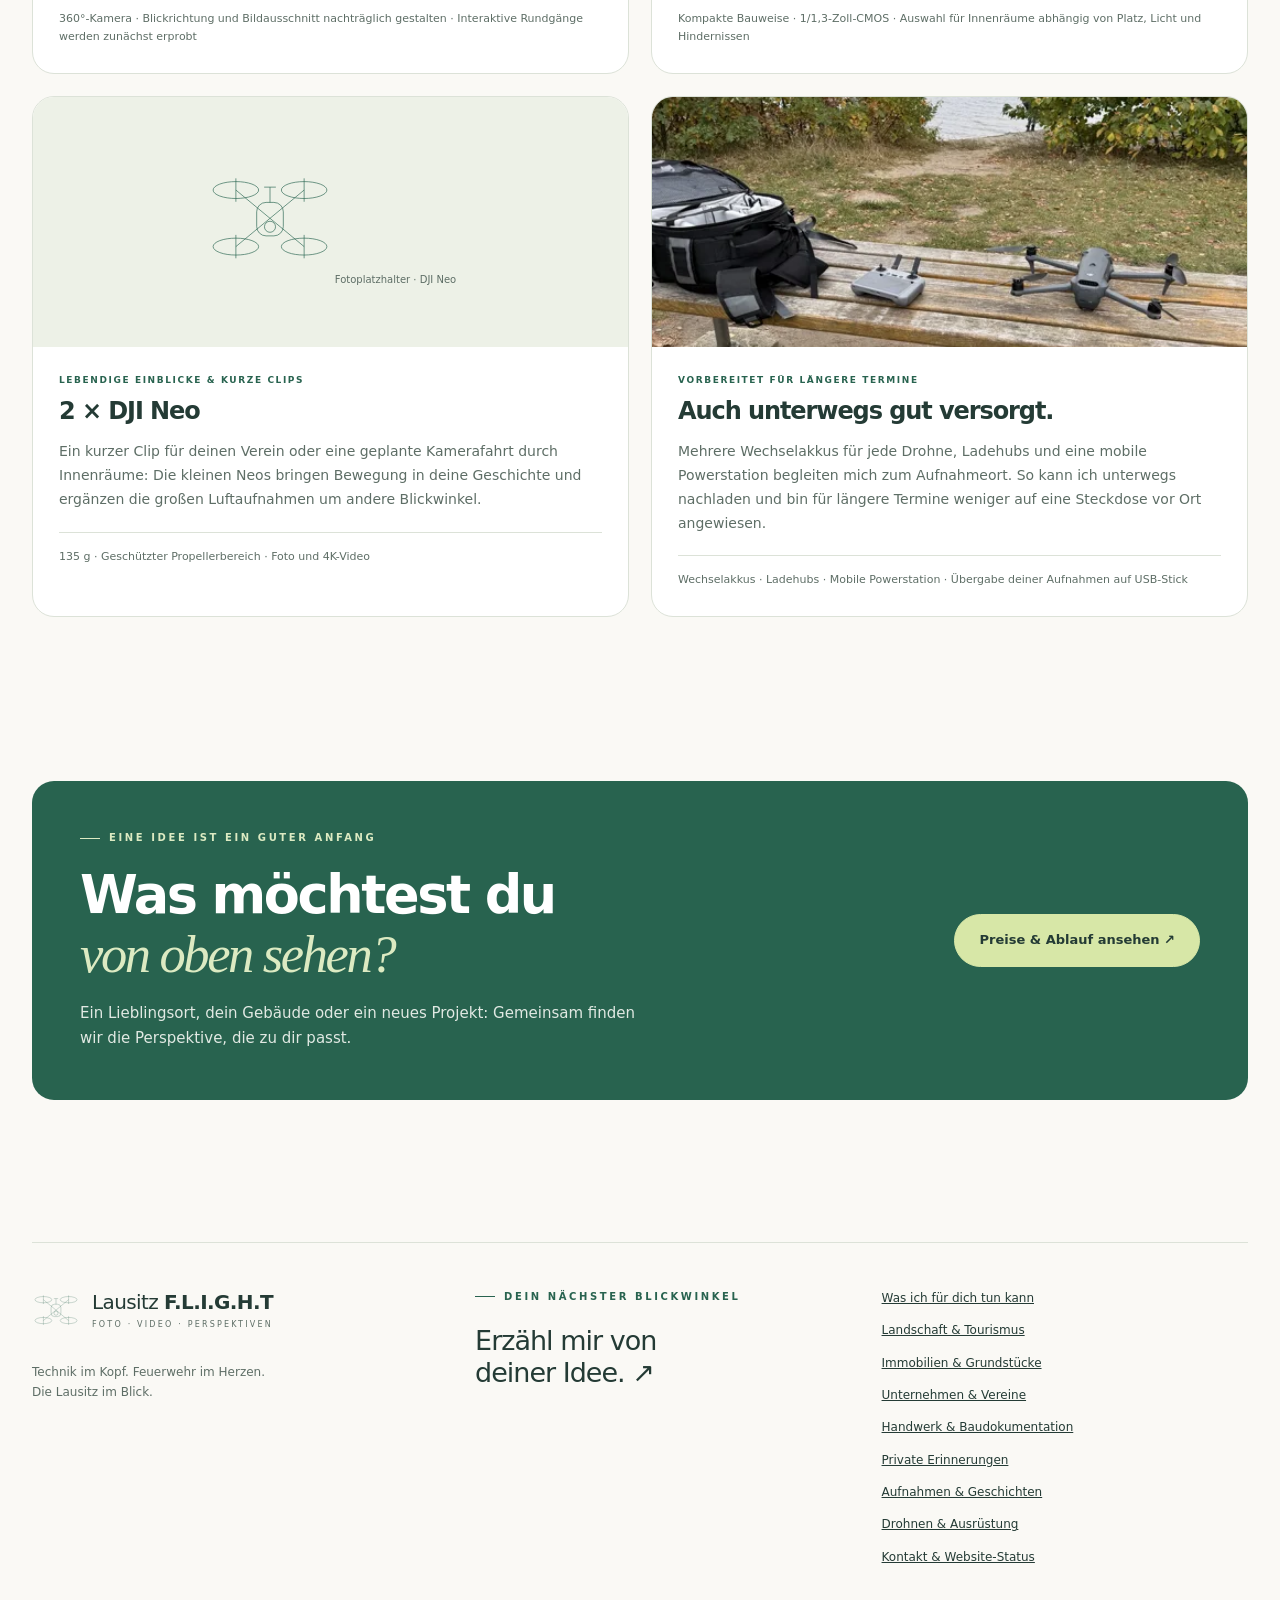
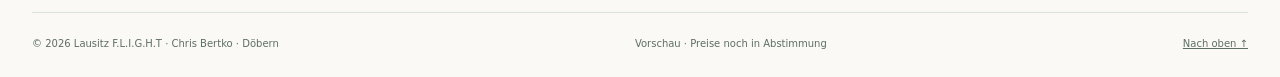
<file: ueber-mich.html>
<!doctype html>
<html lang="de"><head><meta charset="utf-8"><meta name="viewport" content="width=device-width,initial-scale=1"><meta name="robots" content="noindex,follow"><meta name="theme-color" content="#faf9f5"><meta name="description" content="Vom IT-Systemelektroniker über die Feuerwehr zum leidenschaftlichen Drohnenpiloten. Lerne Chris und die Technik hinter Lausitz F.L.I.G.H.T kennen."><meta property="og:title" content="Chris & seine Drohnenflotte in der Lausitz | Lausitz F.L.I.G.H.T"><meta property="og:description" content="Vom IT-Systemelektroniker über die Feuerwehr zum leidenschaftlichen Drohnenpiloten. Lerne Chris und die Technik hinter Lausitz F.L.I.G.H.T kennen."><meta property="og:type" content="website"><meta property="og:image" content="https://crissxcross007.github.io/LausitzFlight/assets/see-tuerkis.webp"><title>Chris & seine Drohnenflotte in der Lausitz | Lausitz F.L.I.G.H.T</title><link rel="canonical" href="https://crissxcross007.github.io/LausitzFlight/ueber-mich.html"><link rel="stylesheet" href="style.css?v=20261022b"><script src="site.js?v=20261022b" defer></script></head><body><div id="site-header"></div><main id="inhalt" class="wrap"><div class="page-intro"><span class="eyebrow">Chris / Der Mensch hinter Lausitz F.L.I.G.H.T</span><h1>Andere gehen angeln.<br><em>Ich gehe fliegen.</em></h1><p class="lead">Technik im Kopf. Feuerwehr im Herzen. Die Lausitz im Blick.</p></div><section class="section split"><figure class="photo portrait"><img src="assets/chris.webp" srcset="assets/chris-sm.webp 720w, assets/chris.webp 1200w" sizes="(max-width:800px) 100vw, 50vw" alt="Chris mit seiner Drohne im Freien" width="1200" height="1600" loading="lazy" decoding="async"></figure><div class="copy"><span class="eyebrow">Aus Neugier wurde Leidenschaft.</span><h2>Ich bin Chris.<br><em>Schön, dass du da bist.</em></h2><p>Ich bin gelernter IT-Systemelektroniker. Technik gehört für mich einfach dazu – und in meiner Freizeit die Feuerwehr.</p><p>Über die SEG Führungsunterstützung wurde ich auf deren Teileinheit SEG F.L.I.G.H.T aufmerksam. Was die mit Drohnen möglich gemacht hat, hat mich begeistert. Also habe ich selbst angefangen: mit einer kleinen DJI Neo, viel Neugier und dem Wunsch, das Fliegen zu lernen.</p><p>Es folgten der Kompetenznachweis A1/A3 und schließlich mein eigener Weg in die SEG F.L.I.G.H.T. Seitdem wächst meine private Drohnenflotte – und meine Begeisterung fürs Fliegen gleich mit.</p></div></section>
<section class="quote-band"><blockquote>„Den Kopf freibekommen.<br>Die digitale Aussicht genießen.“</blockquote><div><p>Mehrmals pro Woche zieht es mich raus. Andere gehen angeln – ich gehe fliegen. Ich mag diese Mischung aus Konzentration, Technik und dem Staunen darüber, wie anders unsere Region von oben aussieht.</p><p>Mit Lausitz F.L.I.G.H.T möchte ich diese Begeisterung mit dir teilen: durch schöne Erinnerungen, starke Bilder für deinen Auftritt und hilfreiche Einblicke in dein Projekt.</p></div></section>
<section class="section"><span class="eyebrow">Mein Hintergrund</span><h2>Neugier trifft<br><em>technisches Verständnis.</em></h2><div class="credentials"><span>Gelernter IT-Systemelektroniker</span><span>EU-Kompetenznachweis A1/A3</span><span>Drohnensteuerer BOS, Teil B gemäß EGRED</span></div><p class="project-note">Lausitz F.L.I.G.H.T ist mein privates Angebot. Meine Tätigkeit in der Feuerwehr und der SEG ist Teil meines persönlichen Hintergrunds. Die Auswahl der Drohne und die Voraussetzungen jedes Kundenprojekts werden gesondert geprüft.</p></section>
<section class="section" id="flotte"><div class="section-head"><div><span class="eyebrow">Meine Drohnen / Dein Blickwinkel</span><h2>Für jede Idee<br><em>das passende Werkzeug.</em></h2></div><p>Die Modellnamen musst du dir nicht merken. Für dich zählt, welche Bilder möglich sind. Ich wähle die Technik passend zu Motiv, Ort und Rahmenbedingungen.</p></div><div class="grid two">
<article class="fleet-card"><figure class="photo "><img src="assets/mavic-4-pro.webp" srcset="assets/mavic-4-pro-sm.webp 720w, assets/mavic-4-pro.webp 1152w" sizes="(max-width:800px) 100vw, 50vw" alt="DJI Mavic 4 Pro in der Hand" width="1152" height="1536" loading="lazy" decoding="async"></figure><div class="fleet-copy"><span class="tag">Abendlicht & gezielte Details</span><h3>DJI Mavic 4 Pro</h3><p>Wenn aus einem Sonnenuntergang langsam ein Abend über der Stadt wird, bleibe ich gern noch ein bisschen. Die Mavic 4 Pro begleitet mich dabei mit einem großen Hauptsensor und drei Kameras – vom weiten Landschaftsblick bis zum bewusst gewählten Detail.</p><p class="spec">Hasselblad-Hauptkamera: 4/3-Zoll-CMOS, 100 MP · 28, 70 und 168 mm Brennweite (Kleinbildäquivalent)</p></div></article>
<article class="fleet-card"><figure class="photo "><img src="assets/air-3.webp" srcset="assets/air-3-sm.webp 720w, assets/air-3.webp 1200w" sizes="(max-width:800px) 100vw, 50vw" alt="DJI Air 3 und Fernsteuerung" width="1200" height="1600" loading="lazy" decoding="async"></figure><div class="fleet-copy"><span class="tag">Überblick & näher wirkende Ausschnitte</span><h3>DJI Air 3</h3><p>Erst die ganze Szene, dann das besondere Detail. Die Air 3 ist für mich eine vielseitige Begleiterin – auch wenn Fahrzeuge in Bewegung sind. Mit ihrer Telekamera hole ich das Motiv näher ins Bild, während die Drohne mit Abstand positioniert bleiben kann.</p><p class="spec">Zwei Kameras: 24-mm-Weitwinkel und 70-mm-Tele · Je 1/1,3-Zoll-CMOS · C1-Klasse</p></div></article>
<article class="fleet-card"><figure class="photo "><img src="assets/avata-360.webp" srcset="assets/avata-360-sm.webp 720w, assets/avata-360.webp 1152w" sizes="(max-width:800px) 100vw, 50vw" alt="DJI Avata 360 auf einem orangefarbenen Landepad" width="1152" height="1536" loading="lazy" decoding="async"></figure><div class="fleet-copy"><span class="tag">Rundum aufnehmen. Später gestalten.</span><h3>DJI Avata 360</h3><p>Beim Fliegen passiert oft mehr, als ein einzelner Bildausschnitt zeigen kann. Die Avata 360 nimmt die Umgebung rundherum auf. Danach entscheide ich, was im Fokus steht: der Weg nach vorn, das Gebäude nebenan oder ein Blick zurück.</p><p class="spec">360°-Kamera · Blickrichtung und Bildausschnitt nachträglich gestalten · Interaktive Rundgänge werden zunächst erprobt</p></div></article>
<article class="fleet-card"><figure class="photo "><img src="assets/kameradrohnen.webp" srcset="assets/kameradrohnen-sm.webp 720w, assets/kameradrohnen.webp 1600w" sizes="(max-width:800px) 100vw, 50vw" alt="Zwei kompakte Kameradrohnen als Teil der eigenen Flotte" width="1600" height="900" loading="lazy" decoding="async"></figure><div class="fleet-copy"><span class="tag">Klein, leicht & vielseitig</span><h3>DJI Lito X1</h3><p>Wenn eine kompakte Drohne zur Idee passt, kommt die Lito X1 ins Spiel. Sie verbindet wenig Gepäck mit einer guten Kamera und ergänzt die Flotte für Landschaften, Gebäude und geplante Aufnahmen in ausreichend großen Hallen.</p><p class="spec">Kompakte Bauweise · 1/1,3-Zoll-CMOS · Auswahl für Innenräume abhängig von Platz, Licht und Hindernissen</p></div></article>
<article class="fleet-card"><div class="fleet-illustration"><div><svg viewBox="0 0 400 320" fill="none" aria-hidden="true"><g stroke="currentColor" stroke-width="2"><ellipse cx="95" cy="74" rx="70" ry="26"/><ellipse cx="305" cy="74" rx="70" ry="26"/><ellipse cx="95" cy="248" rx="70" ry="26"/><ellipse cx="305" cy="248" rx="70" ry="26"/><path d="m95 74 210 174m0-174L95 248"/><rect x="159" y="112" width="82" height="103" rx="29"/><circle cx="200" cy="187" r="17"/><path d="M200 112V65m-18 0h36M95 38v72m210-72v72M95 212v72m210-72v72"/></g></svg><small>Fotoplatzhalter · DJI Neo</small></div></div><div class="fleet-copy"><span class="tag">Lebendige Einblicke & kurze Clips</span><h3>2 × DJI Neo</h3><p>Ein kurzer Clip für deinen Verein oder eine geplante Kamerafahrt durch Innenräume: Die kleinen Neos bringen Bewegung in deine Geschichte und ergänzen die großen Luftaufnahmen um andere Blickwinkel.</p><p class="spec">135 g · Geschützter Propellerbereich · Foto und 4K-Video</p></div></article>
<article class="fleet-card"><figure class="photo "><img src="assets/flotte-am-see.webp" srcset="assets/flotte-am-see-sm.webp 720w, assets/flotte-am-see.webp 1152w" sizes="(max-width:800px) 100vw, 50vw" alt="Drohnen, Fernsteuerung und Ausrüstung auf einer Bank am See" width="1152" height="1536" loading="lazy" decoding="async"></figure><div class="fleet-copy"><span class="tag">Vorbereitet für längere Termine</span><h3>Auch unterwegs gut versorgt.</h3><p>Mehrere Wechselakkus für jede Drohne, Ladehubs und eine mobile Powerstation begleiten mich zum Aufnahmeort. So kann ich unterwegs nachladen und bin für längere Termine weniger auf eine Steckdose vor Ort angewiesen.</p><p class="spec">Wechselakkus · Ladehubs · Mobile Powerstation · Übergabe deiner Aufnahmen auf USB-Stick</p></div></article></div></section><section class="section"><div class="cta"><div><span class="eyebrow">Eine Idee ist ein guter Anfang</span><h2>Was möchtest du<br><em>von oben sehen?</em></h2><p>Ein Lieblingsort, dein Gebäude oder ein neues Projekt: Gemeinsam finden wir die Perspektive, die zu dir passt.</p></div><a class="button" href="kontakt.html">Preise & Ablauf ansehen ↗</a></div></section></main><div id="site-footer"></div><noscript><p class="wrap noscript-nav">Navigation: <a href="index.html">Start</a> · <a href="leistungen.html">Leistungen</a> · <a href="aufnahmen.html">Einblicke & Projekte</a> · <a href="ueber-mich.html">Über mich</a> · <a href="kontakt.html">Preise & Kontakt</a></p></noscript></body></html>
</file>
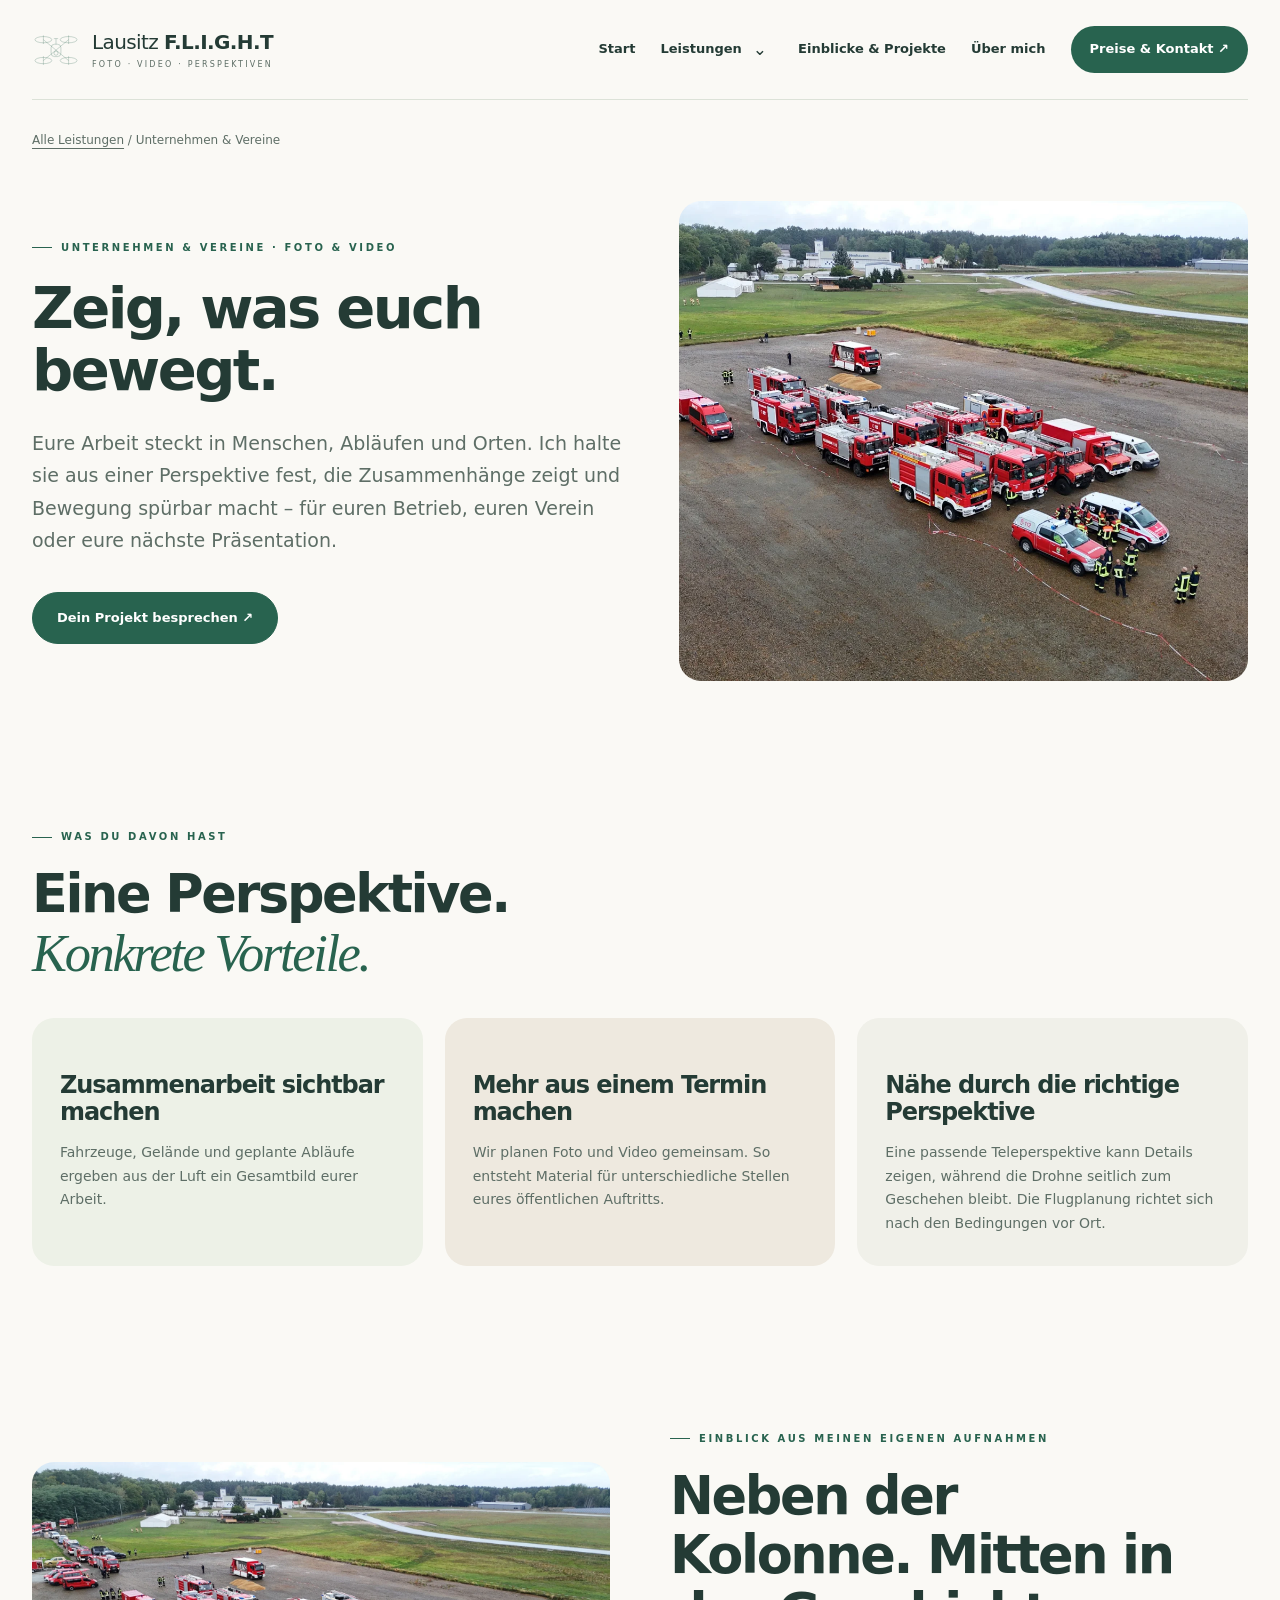
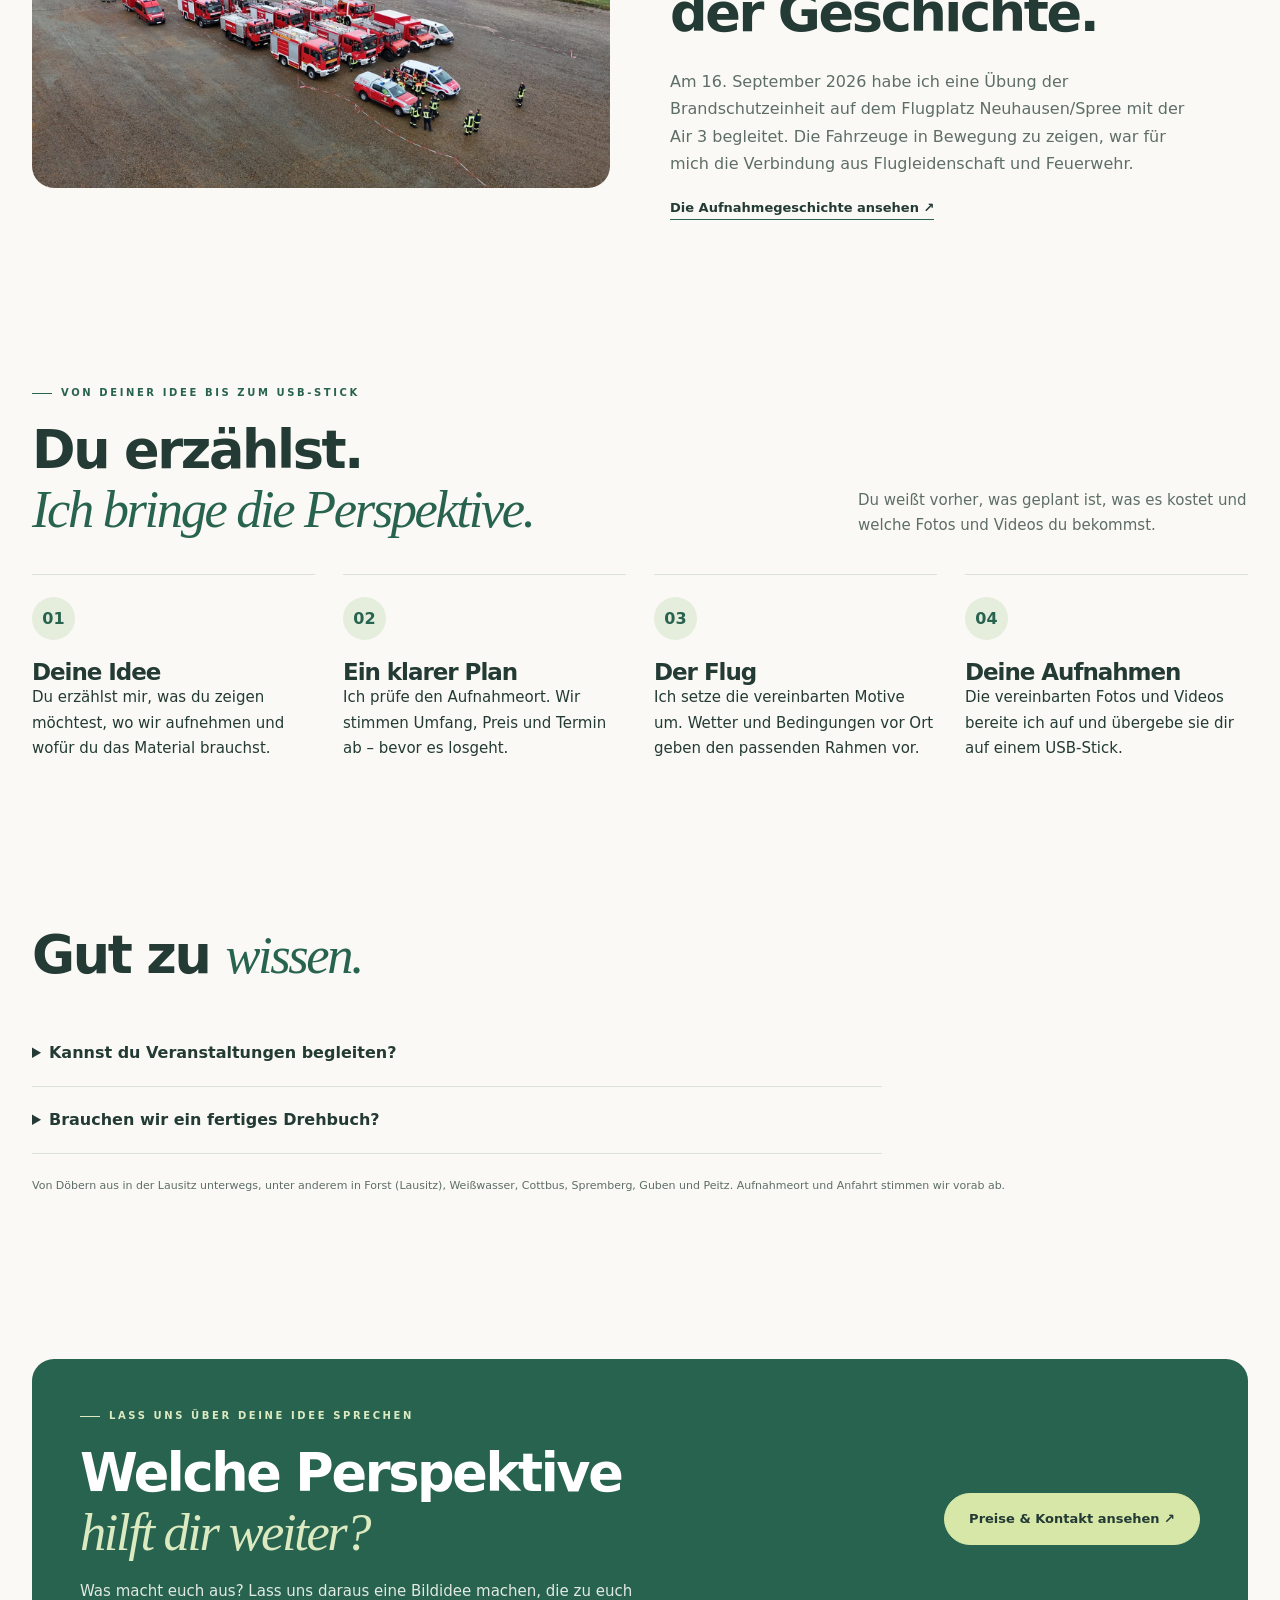
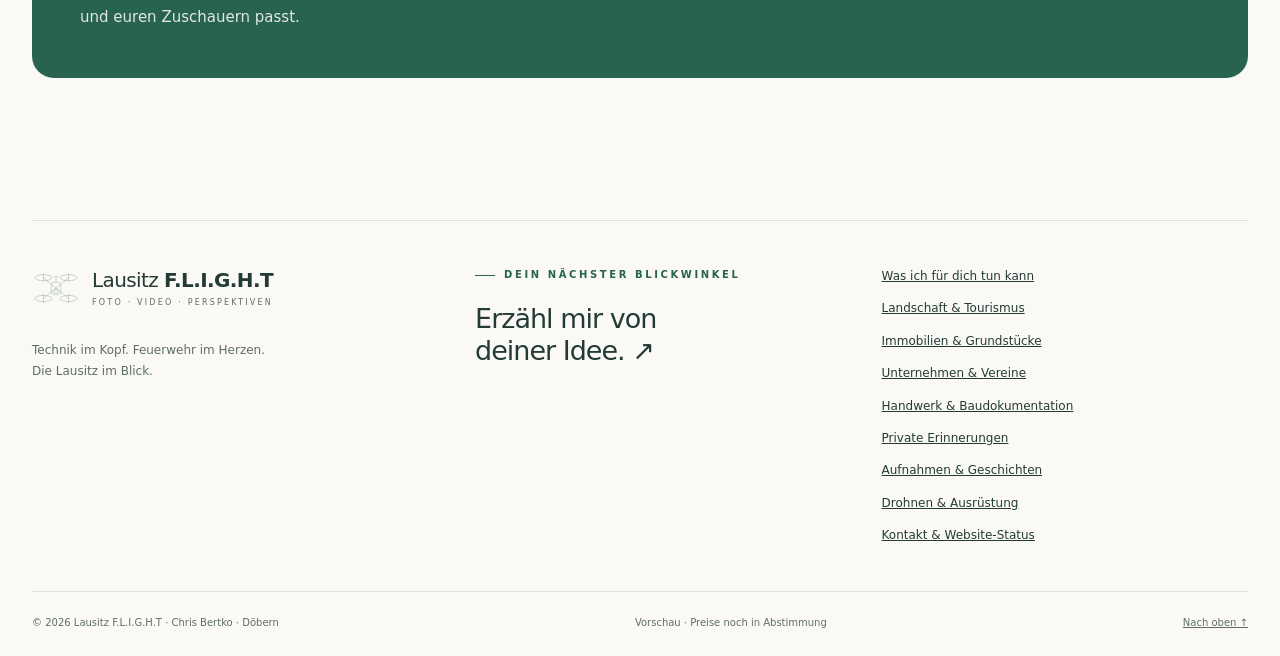
<file: unternehmen-vereine.html>
<!doctype html>
<html lang="de"><head><meta charset="utf-8"><meta name="viewport" content="width=device-width,initial-scale=1"><meta name="robots" content="noindex,follow"><meta name="theme-color" content="#faf9f5"><meta name="description" content="Eure Arbeit steckt in Menschen, Abläufen und Orten. Ich halte sie aus einer Perspektive fest, die Zusammenhänge zeigt und Bewegung spürbar macht – für euren Betrieb, euren Verein oder eure nächste Präsentation."><meta property="og:title" content="Unternehmen & Vereine | Lausitz F.L.I.G.H.T"><meta property="og:description" content="Eure Arbeit steckt in Menschen, Abläufen und Orten. Ich halte sie aus einer Perspektive fest, die Zusammenhänge zeigt und Bewegung spürbar macht – für euren Betrieb, euren Verein oder eure nächste Präsentation."><meta property="og:type" content="website"><meta property="og:image" content="https://crissxcross007.github.io/LausitzFlight/assets/neuhausen-kolonne.webp"><title>Unternehmen & Vereine in der Lausitz | Lausitz F.L.I.G.H.T</title><link rel="canonical" href="https://crissxcross007.github.io/LausitzFlight/unternehmen-vereine.html"><link rel="stylesheet" href="style.css?v=20261022b"><script src="site.js?v=20261022b" defer></script></head><body><div id="site-header"></div><main id="inhalt" class="wrap"><p class="breadcrumbs"><a href="leistungen.html">Alle Leistungen</a> / Unternehmen & Vereine</p><section class="service-landing"><div><span class="eyebrow">Unternehmen & Vereine · Foto & Video</span><h1>Zeig, was euch bewegt.</h1><p class="lead">Eure Arbeit steckt in Menschen, Abläufen und Orten. Ich halte sie aus einer Perspektive fest, die Zusammenhänge zeigt und Bewegung spürbar macht – für euren Betrieb, euren Verein oder eure nächste Präsentation.</p><a class="button" href="kontakt.html">Dein Projekt besprechen ↗</a></div><figure class="photo"><img src="assets/neuhausen-kolonne.webp" alt="Feuerwehrfahrzeuge bei einer Übung auf dem Flugplatz Neuhausen/Spree" width="1600" height="900" loading="lazy" decoding="async"></figure></section><section class="section"><div class="section-head"><div><span class="eyebrow">Was du davon hast</span><h2>Eine Perspektive.<br><em>Konkrete Vorteile.</em></h2></div></div><div class="grid"><article class="benefit"><h3>Zusammenarbeit sichtbar machen</h3><p>Fahrzeuge, Gelände und geplante Abläufe ergeben aus der Luft ein Gesamtbild eurer Arbeit.</p></article><article class="benefit"><h3>Mehr aus einem Termin machen</h3><p>Wir planen Foto und Video gemeinsam. So entsteht Material für unterschiedliche Stellen eures öffentlichen Auftritts.</p></article><article class="benefit"><h3>Nähe durch die richtige Perspektive</h3><p>Eine passende Teleperspektive kann Details zeigen, während die Drohne seitlich zum Geschehen bleibt. Die Flugplanung richtet sich nach den Bedingungen vor Ort.</p></article></div></section><section class="section split"><figure class="photo"><img src="assets/neuhausen-kolonne.webp" alt="Feuerwehrfahrzeuge bei einer Übung auf dem Flugplatz Neuhausen/Spree" width="1600" height="1200" loading="lazy" decoding="async"></figure><div class="copy"><span class="eyebrow">Einblick aus meinen eigenen Aufnahmen</span><h2>Neben der Kolonne. Mitten in der Geschichte.</h2><p>Am 16. September 2026 habe ich eine Übung der Brandschutzeinheit auf dem Flugplatz Neuhausen/Spree mit der Air 3 begleitet. Die Fahrzeuge in Bewegung zu zeigen, war für mich die Verbindung aus Flugleidenschaft und Feuerwehr.</p><a class="text-link" href="aufnahmen.html#neuhausen">Die Aufnahmegeschichte ansehen ↗</a></div></section><section class="section" id="ablauf"><div class="section-head"><div><span class="eyebrow">Von deiner Idee bis zum USB-Stick</span><h2>Du erzählst.<br><em>Ich bringe die Perspektive.</em></h2></div><p>Du weißt vorher, was geplant ist, was es kostet und welche Fotos und Videos du bekommst.</p></div><ol class="flight-process"><li><span>01</span><h3>Deine Idee</h3><p>Du erzählst mir, was du zeigen möchtest, wo wir aufnehmen und wofür du das Material brauchst.</p></li><li><span>02</span><h3>Ein klarer Plan</h3><p>Ich prüfe den Aufnahmeort. Wir stimmen Umfang, Preis und Termin ab – bevor es losgeht.</p></li><li><span>03</span><h3>Der Flug</h3><p>Ich setze die vereinbarten Motive um. Wetter und Bedingungen vor Ort geben den passenden Rahmen vor.</p></li><li><span>04</span><h3>Deine Aufnahmen</h3><p>Die vereinbarten Fotos und Videos bereite ich auf und übergebe sie dir auf einem USB-Stick.</p></li></ol></section><section class="section"><div class="section-head"><h2>Gut zu <em>wissen.</em></h2></div><div class="faq"><details><summary>Kannst du Veranstaltungen begleiten?</summary><p>Wir prüfen gemeinsam den Ablauf, die Bereiche für Aufnahmen und die Flugmöglichkeiten. Menschenansammlungen und andere Einschränkungen berücksichtigen wir schon bei der Planung.</p></details><details><summary>Brauchen wir ein fertiges Drehbuch?</summary><p>Nein. Beschreib mir, was euch wichtig ist und wo ihr das Material einsetzen möchtet. Daraus entwickeln wir eine überschaubare Aufnahmeliste.</p></details></div><p class="micro">Von Döbern aus in der Lausitz unterwegs, unter anderem in Forst (Lausitz), Weißwasser, Cottbus, Spremberg, Guben und Peitz. Aufnahmeort und Anfahrt stimmen wir vorab ab.</p></section><section class="section"><div class="cta"><div><span class="eyebrow">Lass uns über deine Idee sprechen</span><h2>Welche Perspektive<br><em>hilft dir weiter?</em></h2><p>Was macht euch aus? Lass uns daraus eine Bildidee machen, die zu euch und euren Zuschauern passt.</p></div><a class="button" href="kontakt.html">Preise & Kontakt ansehen ↗</a></div></section></main><div id="site-footer"></div><noscript><p class="wrap"><a href="leistungen.html">Alle Leistungen</a> · <a href="kontakt.html">Preise & Kontakt</a></p></noscript></body></html>
</file>
<file: style.css>
:root{--paper:#faf9f5;--white:#fff;--ink:#243b35;--muted:#5e6e66;--green:#28634f;--lime:#d7e7a7;--soft:#edf1e7;--sand:#eee9df;--line:#dce2d8;--radius:22px;color-scheme:light}*{box-sizing:border-box}html{scroll-behavior:smooth;scroll-padding-top:105px}body{margin:0;background:var(--paper);color:var(--ink);font:16px/1.7 system-ui,-apple-system,"Segoe UI",sans-serif}a{color:inherit}button,input,textarea,select{font:inherit}button,a{-webkit-tap-highlight-color:transparent}img{max-width:100%;height:auto;display:block}a:focus-visible,button:focus-visible,summary:focus-visible{outline:3px solid #99702e;outline-offset:5px}h1,h2,h3,p,figure{margin:0}h1,h2,h3{line-height:1.12;letter-spacing:-.045em;font-weight:650}h1{font-size:clamp(44px,6.8vw,91px)}h2{font-size:clamp(32px,4.1vw,53px)}h3{font-size:24px}p{margin-bottom:16px}p:last-child{margin-bottom:0}.wrap,.site-header,.site-footer{width:min(1220px,calc(100% - 64px));margin-inline:auto}.site-header{min-height:100px;display:flex;align-items:center;justify-content:space-between;gap:25px;border-bottom:1px solid var(--line);position:relative;z-index:5}.brand{display:inline-flex;align-items:center;gap:12px;text-decoration:none;white-space:nowrap}.brand-mark{width:48px;height:44px;color:var(--green)}.brand-mark svg{width:100%;height:100%}.brand-type{font-size:20px;letter-spacing:-.6px;line-height:1.2}.brand-type strong{font-weight:800}.brand-type small{display:block;font-size:8px;letter-spacing:2.2px;color:var(--muted);margin-top:6px}nav{display:flex;align-items:center;gap:25px}nav a{text-decoration:none;font-size:13px;font-weight:600;padding:10px 0}nav a:hover,nav a[aria-current]{color:var(--green);text-decoration:underline;text-underline-offset:7px}.nav-cta{background:var(--green);color:#fff;padding:12px 19px;border-radius:30px}nav .nav-cta:hover,nav .nav-cta[aria-current]{color:white}.menu-toggle{display:none}.skip{position:absolute;left:20px;top:-80px;z-index:20;background:var(--ink);color:#fff;padding:12px}.skip:focus{top:12px}.eyebrow{font-size:10px;font-weight:750;letter-spacing:2.6px;text-transform:uppercase;display:block;color:var(--green);margin-bottom:20px}.eyebrow:before{content:"";display:inline-block;background:currentColor;width:20px;height:1px;vertical-align:middle;margin-right:9px}em{font-family:Georgia,"Times New Roman",serif;font-weight:400;color:var(--green)}.lead{font-size:19px;color:var(--muted);line-height:1.7;max-width:660px;margin-top:25px}.hero{position:relative;display:grid;grid-template-columns:1.08fr 1fr;gap:36px;align-items:center;padding:70px 0 64px;isolation:isolate}.hero-copy{position:relative;z-index:1}.hero h1{max-width:680px}.hero-ghost{position:absolute;color:#3c7056;opacity:.065;width:570px;left:-95px;top:25px;z-index:-1;transform:rotate(-18deg);pointer-events:none}.hero-ghost svg{width:100%}.hero-mosaic{position:relative;padding:25px 0 55px 25px}.hero-main{height:475px;overflow:hidden;border-radius:160px 25px 25px 25px}.hero-main img{width:100%;height:100%;object-fit:cover}.hero-inset{position:absolute;bottom:0;left:-15px;width:56%;height:200px;border:8px solid var(--paper);border-radius:20px;overflow:hidden}.hero-inset img{width:100%;height:100%;object-fit:cover}.image-note{font-size:10px;letter-spacing:1px;text-transform:uppercase;position:absolute;bottom:14px;right:0;color:var(--muted);max-width:36%}.hero-stamp{position:absolute;right:-9px;top:0;border-radius:50%;width:104px;height:104px;display:flex;flex-direction:column;justify-content:center;align-items:center;background:var(--lime);font-size:9px;letter-spacing:2px;transform:rotate(8deg);box-shadow:0 6px 25px #263d3510}.hero-stamp b{font-family:Georgia,serif;font-size:31px;letter-spacing:-1px;font-weight:400}.actions{display:flex;flex-wrap:wrap;align-items:center;gap:24px;margin-top:30px}.button{display:inline-flex;gap:20px;align-items:center;justify-content:center;background:var(--green);border:1px solid var(--green);color:white;border-radius:30px;text-decoration:none;font-size:13px;font-weight:700;padding:14px 24px;cursor:pointer}.button:hover{background:var(--ink)}.button.light{background:var(--white);color:var(--ink);border-color:var(--line)}.text-link{font-size:13px;font-weight:650;text-decoration:none;border-bottom:1px solid var(--green);padding-bottom:4px}.text-link:hover{color:var(--green)}.micro{font-size:11px;color:var(--muted);margin-top:23px}.proof-strip{border-block:1px solid var(--line);display:grid;grid-template-columns:repeat(4,1fr);padding:22px 0;gap:20px;font-size:11px;color:var(--muted)}.proof-strip b{display:block;color:var(--ink);font-size:13px;margin-bottom:2px}.section{padding:82px 0}.section-head{display:flex;justify-content:space-between;align-items:end;gap:35px;margin-bottom:35px}.section-head p{max-width:390px;color:var(--muted);font-size:15px}.section-head h2{max-width:700px}.grid{display:grid;grid-template-columns:repeat(3,minmax(0,1fr));gap:22px}.grid.two{grid-template-columns:repeat(2,minmax(0,1fr))}.grid.five{grid-template-columns:repeat(5,minmax(0,1fr))}.benefit{padding:30px 28px;border-radius:var(--radius);background:var(--soft)}.benefit:nth-child(2){background:var(--sand)}.benefit:nth-child(3){background:#f0f0e9}.benefit h3{margin:24px 0 15px}.benefit p{font-size:14px;color:var(--muted)}.icon{width:34px;height:34px;stroke:var(--green);fill:none;stroke-width:1.5}.photo{overflow:hidden;border-radius:var(--radius);background:var(--soft)}.photo img{width:100%;height:100%;object-fit:cover}.service-card{padding:23px 18px;border-top:2px solid var(--green);display:flex;flex-direction:column;align-items:start}.service-card .num{font:11px monospace;color:var(--green);margin-bottom:35px}.service-card h3{font-size:21px;margin-bottom:16px;letter-spacing:-.035em}.service-card p{font-size:13px;color:var(--muted);margin-bottom:22px}.service-card a{margin-top:auto}.split{display:grid;grid-template-columns:1fr 1fr;gap:60px;align-items:center}.split .copy{max-width:530px}.copy h2{margin-bottom:25px}.copy p{color:var(--muted)}.wide-scene{height:400px}.story-grid{display:grid;grid-template-columns:1.2fr 1fr 1fr;gap:22px}.story-card{color:inherit;text-decoration:none}.story-card figure{height:245px}.story-card:first-child figure{height:310px}.story-card .tag{margin-top:20px}.story-card h3{margin:9px 0 12px}.story-card p{font-size:14px;color:var(--muted)}.tag{display:block;text-transform:uppercase;font-size:9px;font-weight:750;letter-spacing:1.6px;color:var(--green)}.quote-band{margin:25px 0;border-radius:var(--radius);background:var(--soft);padding:50px;display:grid;grid-template-columns:1.25fr 1fr;gap:45px;align-items:center}.quote-band blockquote{margin:0;font:italic clamp(28px,3.3vw,44px)/1.25 Georgia,serif;color:var(--green)}.quote-band p{color:var(--muted);font-size:14px}.portrait{height:480px;object-position:center 35%}.cta{background:var(--green);color:white;border-radius:var(--radius);padding:48px;display:flex;justify-content:space-between;align-items:center;gap:35px}.cta .eyebrow,.cta em{color:#dceac2}.cta p{font-size:15px;max-width:580px;color:#e1e9e3;margin-top:17px}.cta .button{background:var(--lime);color:var(--ink);border-color:var(--lime);white-space:nowrap}.page-intro{padding:70px 0 40px;max-width:920px}.page-intro h1{font-size:clamp(42px,6vw,74px)}.service-detail{padding:55px 0;border-top:1px solid var(--line)}.service-detail .photo{height:350px}.service-detail h2{margin:12px 0 23px;font-size:39px}.service-detail ul{padding-left:20px;color:var(--muted);margin-bottom:25px}.service-detail li{margin-bottom:8px}.service-detail:nth-of-type(even) .photo{order:2}.notice{background:var(--soft);border-left:3px solid var(--green);padding:20px 24px;border-radius:0 12px 12px 0;color:var(--muted);font-size:13px;margin-top:25px}.process{counter-reset:steps}.process article{border-top:1px solid var(--line);padding:25px 0}.process h3{margin:12px 0}.process p{color:var(--muted);font-size:14px}.gallery{display:grid;grid-template-columns:repeat(3,minmax(0,1fr));gap:22px}.gallery figure{margin:0}.gallery a{display:block;border-radius:15px;overflow:hidden}.gallery img{aspect-ratio:3/2;width:100%;object-fit:cover;transition:transform .3s}.gallery a:hover img{transform:scale(1.025)}figcaption{font-size:12px;color:var(--muted);padding-top:12px}.project{padding:65px 0;border-top:1px solid var(--line)}.project-heading{display:grid;grid-template-columns:1fr 1fr;gap:55px;margin-bottom:30px}.project-heading h2{font-size:39px}.project-heading p{color:var(--muted);font-size:15px}.project .gallery.two{grid-template-columns:1fr 1fr}.project-note{font-size:12px;color:var(--muted);margin-top:22px}.filter-bar{display:flex;gap:10px;flex-wrap:wrap;margin:0 0 35px}.filter-bar a{font-size:12px;padding:9px 16px;border:1px solid var(--line);border-radius:30px;text-decoration:none}.filter-bar a:hover{background:var(--soft)}.credentials{display:flex;gap:10px;flex-wrap:wrap;margin:25px 0}.credentials span{font-size:11px;padding:10px 14px;border:1px solid var(--line);border-radius:10px;background:white}.fleet-card{border:1px solid var(--line);background:white;border-radius:var(--radius);overflow:hidden}.fleet-card .photo{border-radius:0;height:250px}.fleet-card .photo img{object-position:center}.fleet-copy{padding:26px}.fleet-copy h3{margin:10px 0 15px}.fleet-copy p{font-size:14px;color:var(--muted)}.spec{font-size:11px!important;border-top:1px solid var(--line);padding-top:15px;margin-top:20px!important}.fleet-illustration{height:250px;display:grid;place-items:center;background:var(--soft);color:var(--green)}.fleet-illustration svg{width:130px;height:130px}.fleet-illustration small{font-size:10px;color:var(--muted)}.price-card{border:1px solid var(--line);padding:28px;border-radius:var(--radius);background:white}.price-card h3{font-size:24px;margin:15px 0 18px}.price{font-size:47px;line-height:1;font-weight:650;letter-spacing:-2px;margin-bottom:20px}.price small{font-size:14px;letter-spacing:0;font-weight:400}.price-card ul{padding-left:18px;font-size:13px;color:var(--muted);margin:20px 0}.price-card li{margin-bottom:8px}.draft{font-size:11px;color:#6e5328;background:#f6eddb;padding:8px 13px;display:inline-block;border-radius:8px;margin-bottom:18px}.faq{max-width:850px;margin-top:30px}.faq details{padding:21px 0;border-bottom:1px solid var(--line)}.faq summary{cursor:pointer;font-weight:650;line-height:1.5}.faq p{padding-top:15px;color:var(--muted);font-size:14px}.contact-box{padding:35px;background:var(--soft);border-radius:var(--radius)}.contact-box h2{font-size:34px;margin-bottom:20px}.region{display:flex;gap:30px;justify-content:space-between;border-top:1px solid var(--line);padding-top:30px;margin-top:40px}.region p{font-size:13px;color:var(--muted);max-width:700px}.site-footer{border-top:1px solid var(--line);padding:45px 0 25px;margin-top:60px}.footer-top{display:grid;grid-template-columns:1.1fr 1fr 1fr;gap:40px;padding-bottom:45px}.footer-top p{margin-top:22px;color:var(--muted);font-size:12px}.footer-invite{font-size:27px;line-height:1.2;letter-spacing:-1px;text-decoration:none;display:block}.footer-links{display:flex;flex-direction:column;gap:12px;font-size:12px}.footer-bottom{border-top:1px solid var(--line);padding-top:22px;display:flex;justify-content:space-between;gap:20px;font-size:10px;color:var(--muted)}dialog{border:0;border-radius:18px;padding:45px 15px 15px;max-width:95vw;max-height:95vh;background:var(--paper);color:var(--ink)}dialog::backdrop{background:#102820dd}dialog img{max-height:78vh;max-width:90vw;width:auto;object-fit:contain}.lightbox-close{position:absolute;right:12px;top:7px;border:0;background:transparent;color:var(--ink);font-size:24px;cursor:pointer}.lightbox-caption{padding:10px;font-size:12px}.load-error{padding:20px}.noscript-nav{padding:20px}#site-header{min-height:100px}@media(max-width:1050px){nav{gap:15px}nav a{font-size:12px}.brand-type{font-size:17px}.brand-mark{width:40px}.grid.five{grid-template-columns:repeat(3,minmax(0,1fr))}.hero-main{height:440px}.hero-inset{height:170px}.split{gap:35px}.hero{gap:20px}h1{font-size:70px}}@media(max-width:800px){.wrap,.site-header,.site-footer{width:calc(100% - 40px)}.site-header{min-height:85px;flex-wrap:wrap}#site-header{min-height:85px}.menu-toggle{display:flex;gap:15px;align-items:center;padding:9px 15px;border:1px solid var(--line);border-radius:25px;background:white;color:var(--ink);font-size:12px}nav{display:none;width:100%;padding:5px 0 20px;flex-direction:column;align-items:stretch;gap:4px}nav.open{display:flex}nav a{padding:10px;font-size:14px}.hero{grid-template-columns:1fr;padding-top:48px;gap:20px}.hero h1{max-width:700px;font-size:clamp(49px,9vw,78px)}.hero-mosaic{padding:20px 0 45px 20px;max-width:650px;width:100%;margin:auto}.hero-main{height:380px;border-top-left-radius:110px}.hero-inset{left:0;height:170px;width:45%}.hero-stamp{right:5px}.image-note{right:12px;max-width:45%}.hero-ghost{width:430px;left:auto;right:-10px;top:10px}.proof-strip{grid-template-columns:repeat(2,1fr)}.section{padding:55px 0}.grid{grid-template-columns:repeat(2,minmax(0,1fr))}.grid.five{grid-template-columns:repeat(2,minmax(0,1fr))}.split{grid-template-columns:1fr;gap:30px}.split .copy{max-width:none}.service-detail:nth-of-type(even) .photo{order:0}.service-detail .photo{height:300px}.story-grid{grid-template-columns:1fr 1fr}.story-card:first-child{grid-column:span 2}.story-card:first-child figure{height:320px}.story-card figure{height:220px}.quote-band{padding:32px;gap:25px}.gallery{grid-template-columns:repeat(2,minmax(0,1fr))}.project-heading{grid-template-columns:1fr;gap:20px}.footer-top{grid-template-columns:1fr 1fr}.footer-links{grid-column:span 2;flex-direction:row;flex-wrap:wrap;gap:20px}.cta{padding:35px;flex-direction:column;align-items:start}.section-head{align-items:start;flex-direction:column;gap:20px}.section-head p{max-width:600px}.wide-scene{height:320px}.page-intro{padding-top:50px}.portrait{height:440px;max-width:500px}.region{flex-direction:column;gap:15px}.footer-bottom{flex-wrap:wrap}.fleet-card .photo{height:240px}}@media(max-width:520px){.hero h1{font-size:51px}.hero-main{height:310px}.hero-inset{height:140px;width:52%}.hero-stamp{width:85px;height:85px;font-size:8px}.hero-stamp b{font-size:26px}.hero-mosaic{padding-left:12px}.image-note{font-size:8px}.lead{font-size:17px}.grid,.grid.two,.gallery,.project .gallery.two{grid-template-columns:1fr}.grid.five{grid-template-columns:1fr}.service-card{padding:22px 0}.service-card .num{margin-bottom:12px}.service-card h3{font-size:25px}.service-card p{font-size:15px}.service-card a{margin-top:0}.story-grid{grid-template-columns:1fr}.story-card:first-child{grid-column:auto}.story-card:first-child figure,.story-card figure{height:250px}.quote-band{grid-template-columns:1fr;padding:27px}.portrait{height:420px}.cta{padding:28px}.footer-top{grid-template-columns:1fr;gap:30px}.footer-links{grid-column:auto;flex-direction:column;gap:12px}.footer-bottom{flex-direction:column;gap:10px}.page-intro h1{font-size:45px}.service-detail h2,.project-heading h2{font-size:33px}.service-detail .photo{height:250px}.contact-box{padding:25px}.actions{gap:20px}.button{padding:13px 20px}.proof-strip{font-size:10px}.section-head h2{font-size:35px}}@media(prefers-reduced-motion:reduce){html{scroll-behavior:auto}.gallery img{transition:none}}


/* Immersive image opening and individual service pages */
.flight-hero{position:relative;isolation:isolate;min-height:660px;height:min(78svh,880px);margin:0 calc((min(1220px,100vw - 64px) - 100vw)/2);overflow:hidden;background:#284c43;color:white;display:flex;align-items:center}
.flight-hero-image{position:absolute;inset:0;width:100%;height:100%;object-fit:cover;z-index:-3;animation:flight-drift 22s ease-in-out infinite alternate;transform-origin:65% 48%}
@keyframes flight-drift{from{transform:scale(1)}to{transform:scale(1.12) translate(-1%,.5%)}}
.flight-hero-shade{position:absolute;inset:0;z-index:-2;background:linear-gradient(90deg,rgba(10,34,28,.83),rgba(10,34,28,.42) 60%,rgba(10,34,28,.08)),linear-gradient(0deg,rgba(10,34,28,.5),transparent 30%)}
.flight-hero-copy{width:min(1240px,calc(100% - 80px));margin:auto;padding:65px 0 105px}
.flight-hero .eyebrow{color:#dcefc6}.flight-hero h1{color:white;font-size:clamp(55px,6.6vw,96px);max-width:1000px;line-height:1.03;letter-spacing:-.055em;margin:22px 0 25px}.flight-hero h1 em{color:#e2efc6}.flight-hero-copy>p{max-width:570px;font-size:19px;line-height:1.7;color:#f3f6ef}.flight-hero .actions{margin-top:30px}.flight-hero .button{background:#e1edc7;color:#19382d}.hero-secondary{color:white;text-underline-offset:6px;font-size:14px}.flight-caption{position:absolute;bottom:22px;left:40px;right:40px;display:flex;justify-content:space-between;align-items:center;gap:20px;font-size:11px;color:#f4f8ef}.motion-toggle{color:white;background:#183b3066;border:1px solid #ffffff70;border-radius:30px;padding:8px 15px;cursor:pointer;font:inherit}.flight-hero.is-paused .flight-hero-image{animation-play-state:paused}
.flight-process{display:grid;grid-template-columns:repeat(4,minmax(0,1fr));gap:28px;list-style:none;margin:0;padding:0;counter-reset:none}.flight-process li{border-top:1px solid var(--line);padding-top:22px}.flight-process li>span{display:inline-flex;width:43px;height:43px;border-radius:50%;background:#e5eddd;align-items:center;justify-content:center;color:var(--green);font-weight:600;margin-bottom:20px}.flight-process h3{font-size:23px}.flight-process p{font-size:15px;line-height:1.7}
.breadcrumbs{font-size:12px;padding-top:30px;color:var(--muted)}.breadcrumbs a{text-underline-offset:4px}.service-landing{display:grid;grid-template-columns:1.05fr 1fr;gap:50px;align-items:center;padding:35px 0 65px}.service-landing h1{font-size:clamp(42px,4.5vw,68px);line-height:1.08;letter-spacing:-.045em;margin:22px 0}.service-landing .photo{height:480px;margin:0}.service-landing .button{margin-top:20px}.roof-usecases{background:#edf1e7;border-radius:24px;padding:45px}.roof-usecases h2{font-size:38px;margin:15px 0 30px}.roof-usecases h3{font-size:23px}.roof-usecases .notice{margin-bottom:0}.nav-services{display:flex;align-items:center;gap:5px;position:relative}.nav-services details>summary{list-style:none;cursor:pointer;padding:10px 6px;font-size:17px}.nav-services summary::-webkit-details-marker{display:none}.service-menu{position:absolute;z-index:30;top:100%;left:0;min-width:280px;background:var(--paper,#faf9f5);border:1px solid var(--line);border-radius:14px;padding:12px;box-shadow:0 14px 35px #18382b20;display:flex;flex-direction:column;gap:4px}.service-menu a{padding:10px;white-space:normal}.nav-services details[open]>summary{color:var(--green)}

@media(max-width:800px){.flight-hero{margin:0 -20px;min-height:610px;height:78svh;max-height:780px}.flight-hero-copy{width:calc(100% - 40px);padding:60px 0 100px}.flight-hero h1{font-size:clamp(49px,8.5vw,72px)}.flight-hero-copy>p{font-size:17px;max-width:560px}.flight-hero-shade{background:linear-gradient(90deg,#0a221cbd,#0a221c4d),linear-gradient(0deg,#0a221caa,transparent)}.flight-caption{left:20px;right:20px}.flight-process{grid-template-columns:repeat(2,minmax(0,1fr))}.service-landing{grid-template-columns:1fr;gap:30px}.service-landing .photo{height:340px}.service-landing h1{font-size:49px}.roof-usecases{padding:28px}.nav-services{flex-wrap:wrap;justify-content:space-between}.nav-services>a{flex:1}.nav-services details{position:static}.service-menu{position:static;min-width:0;width:100%;box-shadow:none;border:0;border-left:2px solid var(--line);border-radius:0}.nav-services details[open]{width:100%}.nav-services details[open]>summary{text-align:right}}
@media(max-width:520px){.flight-hero{min-height:680px;max-height:none;height:auto}.flight-hero-copy{padding:65px 0 105px}.flight-hero h1{font-size:51px}.flight-hero .actions{align-items:flex-start;flex-direction:column;gap:22px}.flight-caption{font-size:9px}.flight-process{grid-template-columns:1fr;gap:15px}.flight-process li{position:relative;padding-left:60px;min-height:110px}.flight-process li>span{position:absolute;left:0;top:22px}.service-landing h1{font-size:42px}.service-landing .photo{height:270px}.roof-usecases h2{font-size:31px}}
@media(prefers-reduced-motion:reduce){.flight-hero-image{animation:none;transform:none}.motion-toggle{display:none}}
</file>
